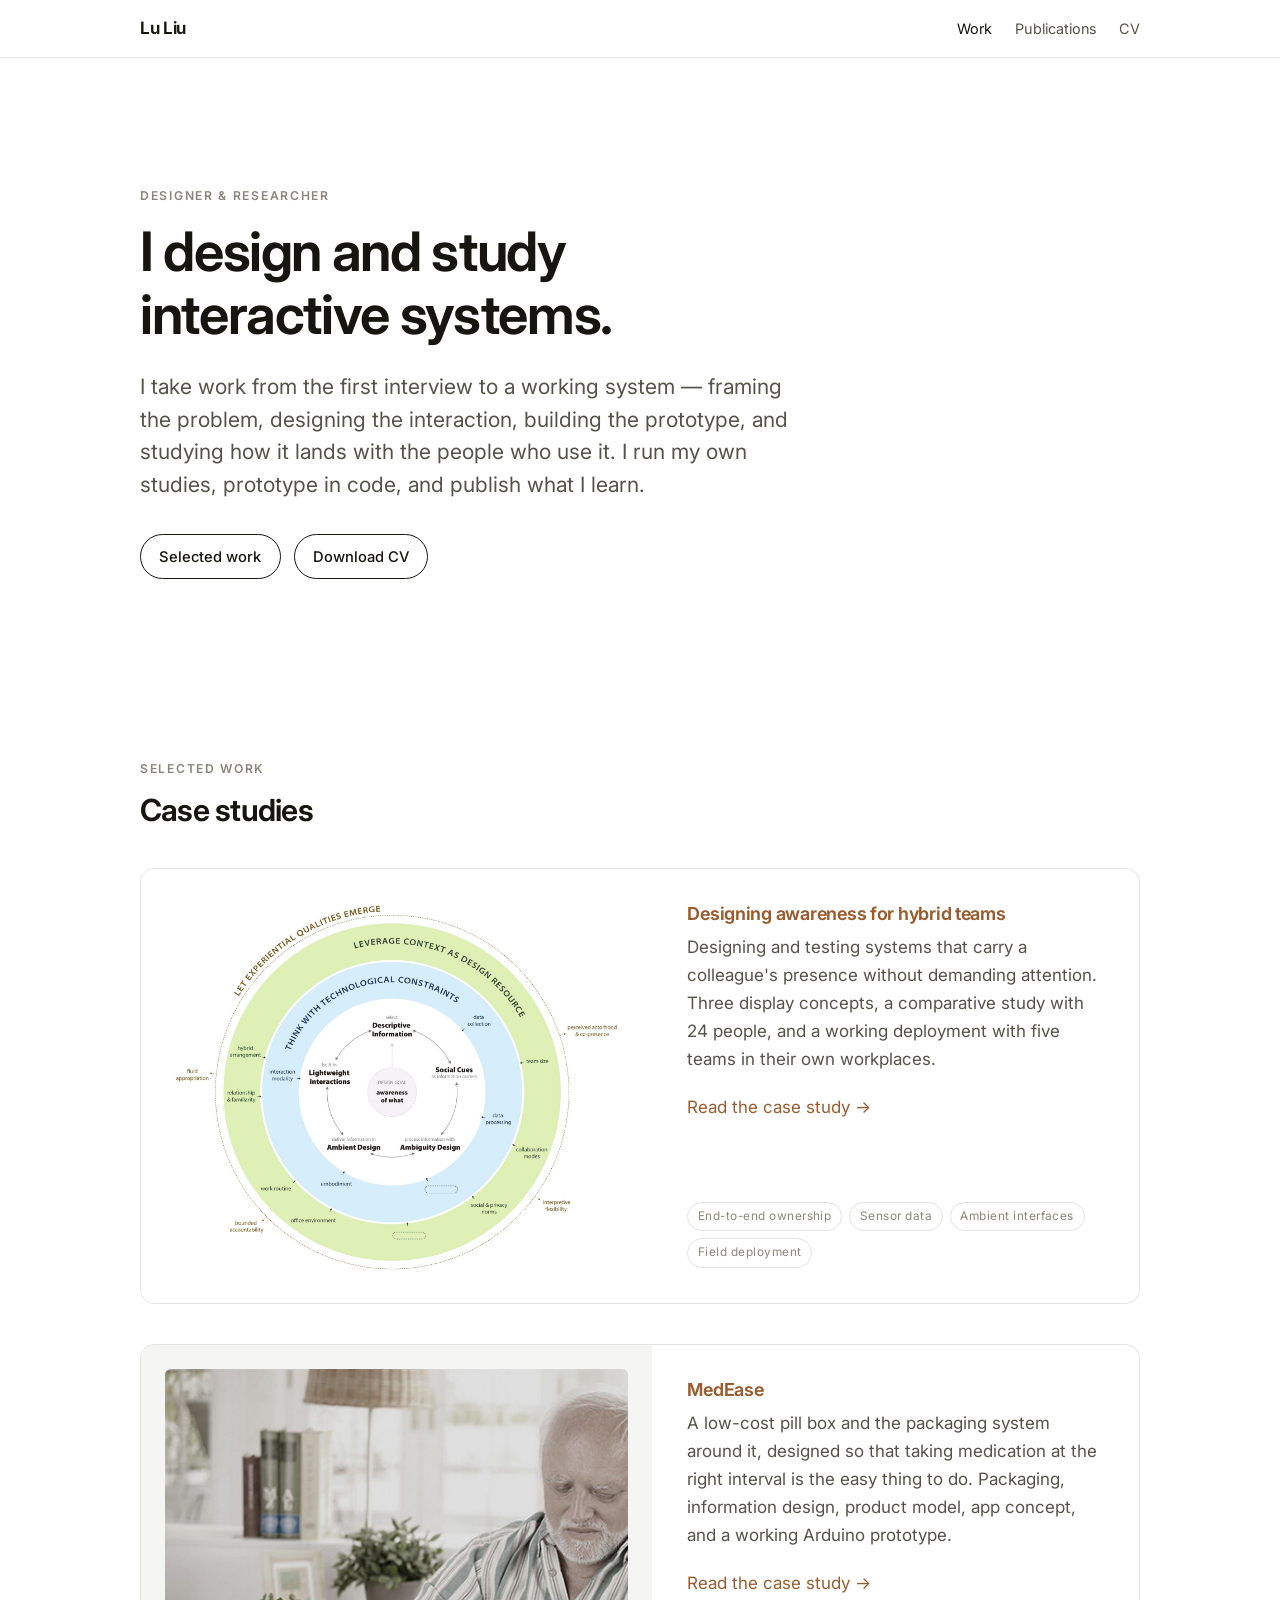
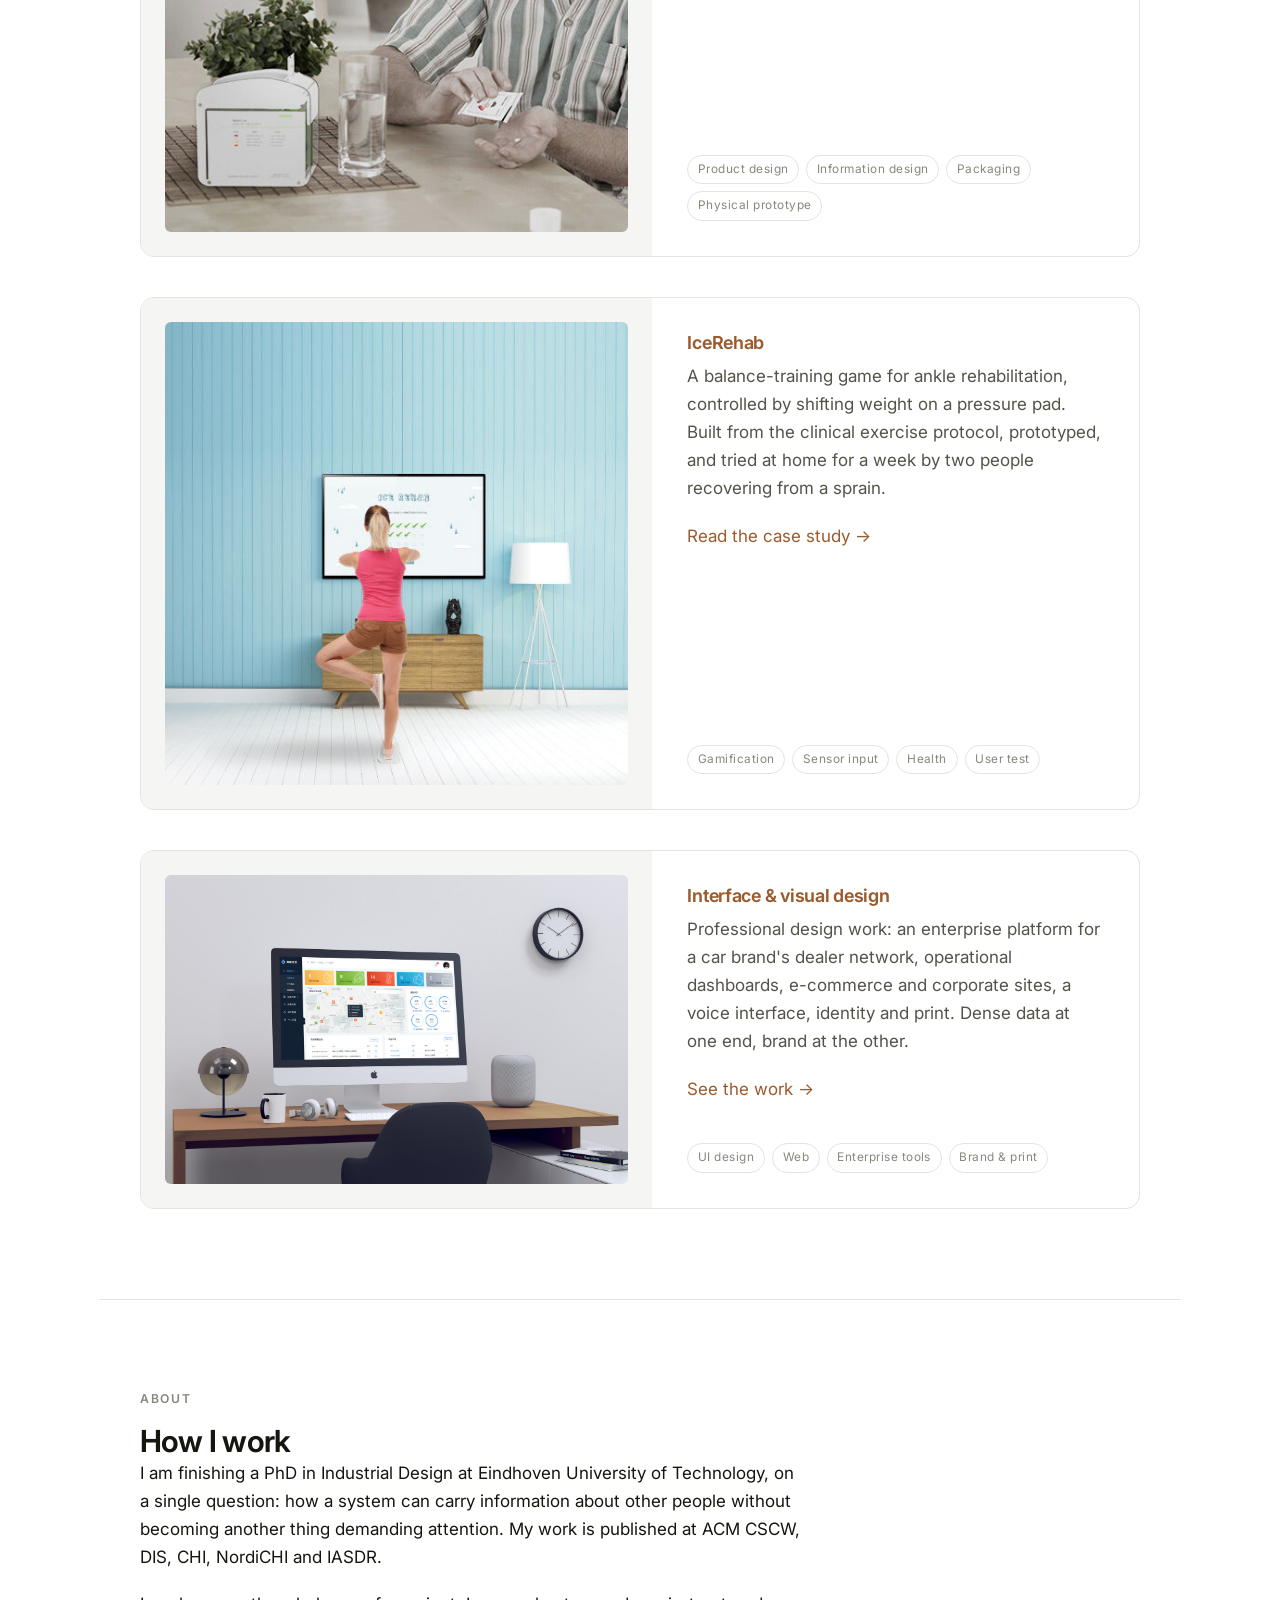
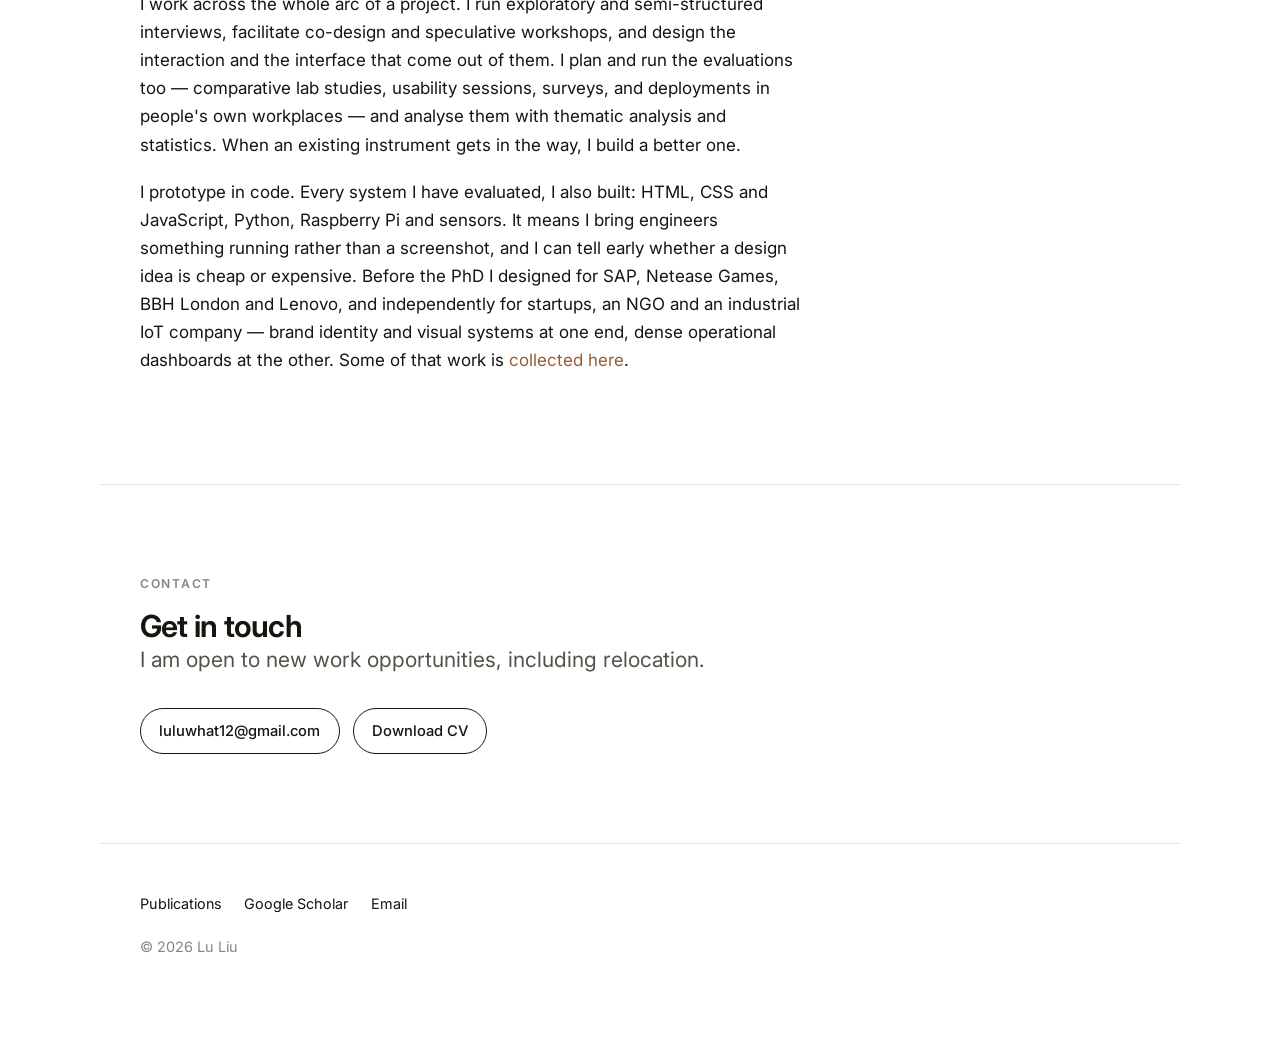
<file: index.html>
<!doctype html>
<html lang="en">
<head>
<meta charset="utf-8">
<meta name="viewport" content="width=device-width, initial-scale=1">
<title>Lu Liu — Designer &amp; Researcher</title>
<meta name="description" content="Lu Liu designs and studies interactive systems — from first interview to working prototype and deployment.">
<link rel="preconnect" href="https://fonts.googleapis.com">
<link rel="preconnect" href="https://fonts.gstatic.com" crossorigin>
<link href="https://fonts.googleapis.com/css2?family=Inter:wght@400;500;600;650&display=swap" rel="stylesheet">
<link rel="icon" href="favicon.svg" type="image/svg+xml">
<link rel="stylesheet" href="style.css">
</head>
<body>

<a class="skip" href="#main">Skip to content</a>

<nav class="nav">
  <div class="nav-in">
    <a class="nav-name" href="index.html">Lu Liu</a>
    <div class="nav-links">
      <a href="#work" aria-current="page">Work</a>
      <a href="publications.html">Publications</a>
      <a href="files/cv.pdf">CV</a>
    </div>
  </div>
</nav>

<main id="main">

<header class="hero wrap">
  <p class="eyebrow">Designer &amp; Researcher</p>
  <h1>I design and study interactive systems.</h1>
  <p class="lede">
    I take work from the first interview to a working system — framing the problem,
    designing the interaction, building the prototype, and studying how it lands with
    the people who use it. I run my own studies, prototype in code, and publish what
    I learn.
  </p>
  <div class="btn-row">
    <a class="btn" href="#work">Selected work</a>
    <a class="btn" href="files/cv.pdf">Download CV</a>
  </div>
</header>

<section id="work" class="wrap">
  <p class="eyebrow">Selected work</p>
  <h2>Case studies</h2>

  <div class="work-list">

    <article class="card">
      <div class="card-media diagram">
        <img src="img/design-approach.jpg" alt="A concentric diagram of the design approach: four design aspects — descriptive information, social cues, ambiguity design and ambient design — circle a central design goal, ringed by technological constraints and contextual factors, with experiential qualities on the outer ring.">
      </div>
      <div class="card-body">
        <h3><a href="awareness.html">Designing awareness for hybrid teams</a></h3>
        <p class="muted">
          Designing and testing systems that carry a colleague's presence without demanding
          attention. Three display concepts, a comparative study with 24 people, and a
          working deployment with five teams in their own workplaces.
        </p>
        <p><a href="awareness.html">Read the case study →</a></p>
        <div class="tags">
          <span class="tag">End-to-end ownership</span>
          <span class="tag">Sensor data</span>
          <span class="tag">Ambient interfaces</span>
          <span class="tag">Field deployment</span>
        </div>
      </div>
    </article>

    <article class="card">
      <div class="card-media">
        <img src="img/medease/thumbnail.jpg" alt="An older man at a kitchen table taking a pill from a sachet, with the MedEase box beside him.">
      </div>
      <div class="card-body">
        <h3><a href="medease.html">MedEase</a></h3>
        <p class="muted">
          A low-cost pill box and the packaging system around it, designed so that taking
          medication at the right interval is the easy thing to do. Packaging, information
          design, product model, app concept, and a working Arduino prototype.
        </p>
        <p><a href="medease.html">Read the case study →</a></p>
        <div class="tags">
          <span class="tag">Product design</span>
          <span class="tag">Information design</span>
          <span class="tag">Packaging</span>
          <span class="tag">Physical prototype</span>
        </div>
      </div>
    </article>

    <article class="card">
      <div class="card-media">
        <img src="img/icerehab/thumbnail.jpg" alt="A person balancing on one leg in a living room, in front of a screen running the IceRehab balance game.">
      </div>
      <div class="card-body">
        <h3><a href="icerehab.html">IceRehab</a></h3>
        <p class="muted">
          A balance-training game for ankle rehabilitation, controlled by shifting weight
          on a pressure pad. Built from the clinical exercise protocol, prototyped, and
          tried at home for a week by two people recovering from a sprain.
        </p>
        <p><a href="icerehab.html">Read the case study →</a></p>
        <div class="tags">
          <span class="tag">Gamification</span>
          <span class="tag">Sensor input</span>
          <span class="tag">Health</span>
          <span class="tag">User test</span>
        </div>
      </div>
    </article>

    <article class="card">
      <div class="card-media">
        <img src="img/uiux/iot-mockup.jpg" alt="A sensor monitoring dashboard shown on a desktop monitor in an office.">
      </div>
      <div class="card-body">
        <h3><a href="design-work.html">Interface &amp; visual design</a></h3>
        <p class="muted">
          Professional design work: an enterprise platform for a car brand's dealer network,
          operational dashboards, e-commerce and corporate sites, a voice interface, identity
          and print. Dense data at one end, brand at the other.
        </p>
        <p><a href="design-work.html">See the work →</a></p>
        <div class="tags">
          <span class="tag">UI design</span>
          <span class="tag">Web</span>
          <span class="tag">Enterprise tools</span>
          <span class="tag">Brand &amp; print</span>
        </div>
      </div>
    </article>

  </div>
</section>

<section class="wrap">
  <div class="narrow">
    <p class="eyebrow">About</p>
    <h2>How I work</h2>
    <p>
      I am finishing a PhD in Industrial Design at Eindhoven University of Technology, on a
      single question: how a system can carry information about other people without becoming
      another thing demanding attention. My work is published at ACM CSCW, DIS, CHI, NordiCHI
      and IASDR.
    </p>
    <p>
      I work across the whole arc of a project. I run exploratory and semi-structured
      interviews, facilitate co-design and speculative workshops, and design the interaction
      and the interface that come out of them. I plan and run the evaluations too —
      comparative lab studies, usability sessions, surveys, and deployments in people's
      own workplaces — and analyse them with thematic analysis and statistics. When an
      existing instrument gets in the way, I build a better one.
    </p>
    <p>
      I prototype in code. Every system I have evaluated, I also built: HTML, CSS and
      JavaScript, Python, Raspberry Pi and sensors. It means I bring engineers something
      running rather than a screenshot, and I can tell early whether a design idea is cheap
      or expensive. Before the PhD I designed for SAP, Netease Games, BBH London and Lenovo,
      and independently for startups, an NGO and an industrial IoT company — brand identity
      and visual systems at one end, dense operational dashboards at the other. Some of that
      work is <a href="design-work.html">collected here</a>.
    </p>
  </div>
</section>

<section class="wrap">
  <div class="narrow">
    <p class="eyebrow">Contact</p>
    <h2>Get in touch</h2>
    <p class="lede">
      I am open to new work opportunities, including relocation.
    </p>
    <div class="btn-row">
      <a class="btn" href="mailto:luluwhat12@gmail.com">luluwhat12@gmail.com</a>
      <a class="btn" href="files/cv.pdf">Download CV</a>
    </div>
  </div>
</section>

</main>

<footer class="wrap">
  <div class="foot-links">
    <a href="publications.html">Publications</a>
    <a href="https://scholar.google.com/citations?user=F97cdc4AAAAJ&hl=en">Google Scholar</a>
    <a href="mailto:luluwhat12@gmail.com">Email</a>
  </div>
  <p>© 2026 Lu Liu</p>
</footer>

</body>
</html>
</file>
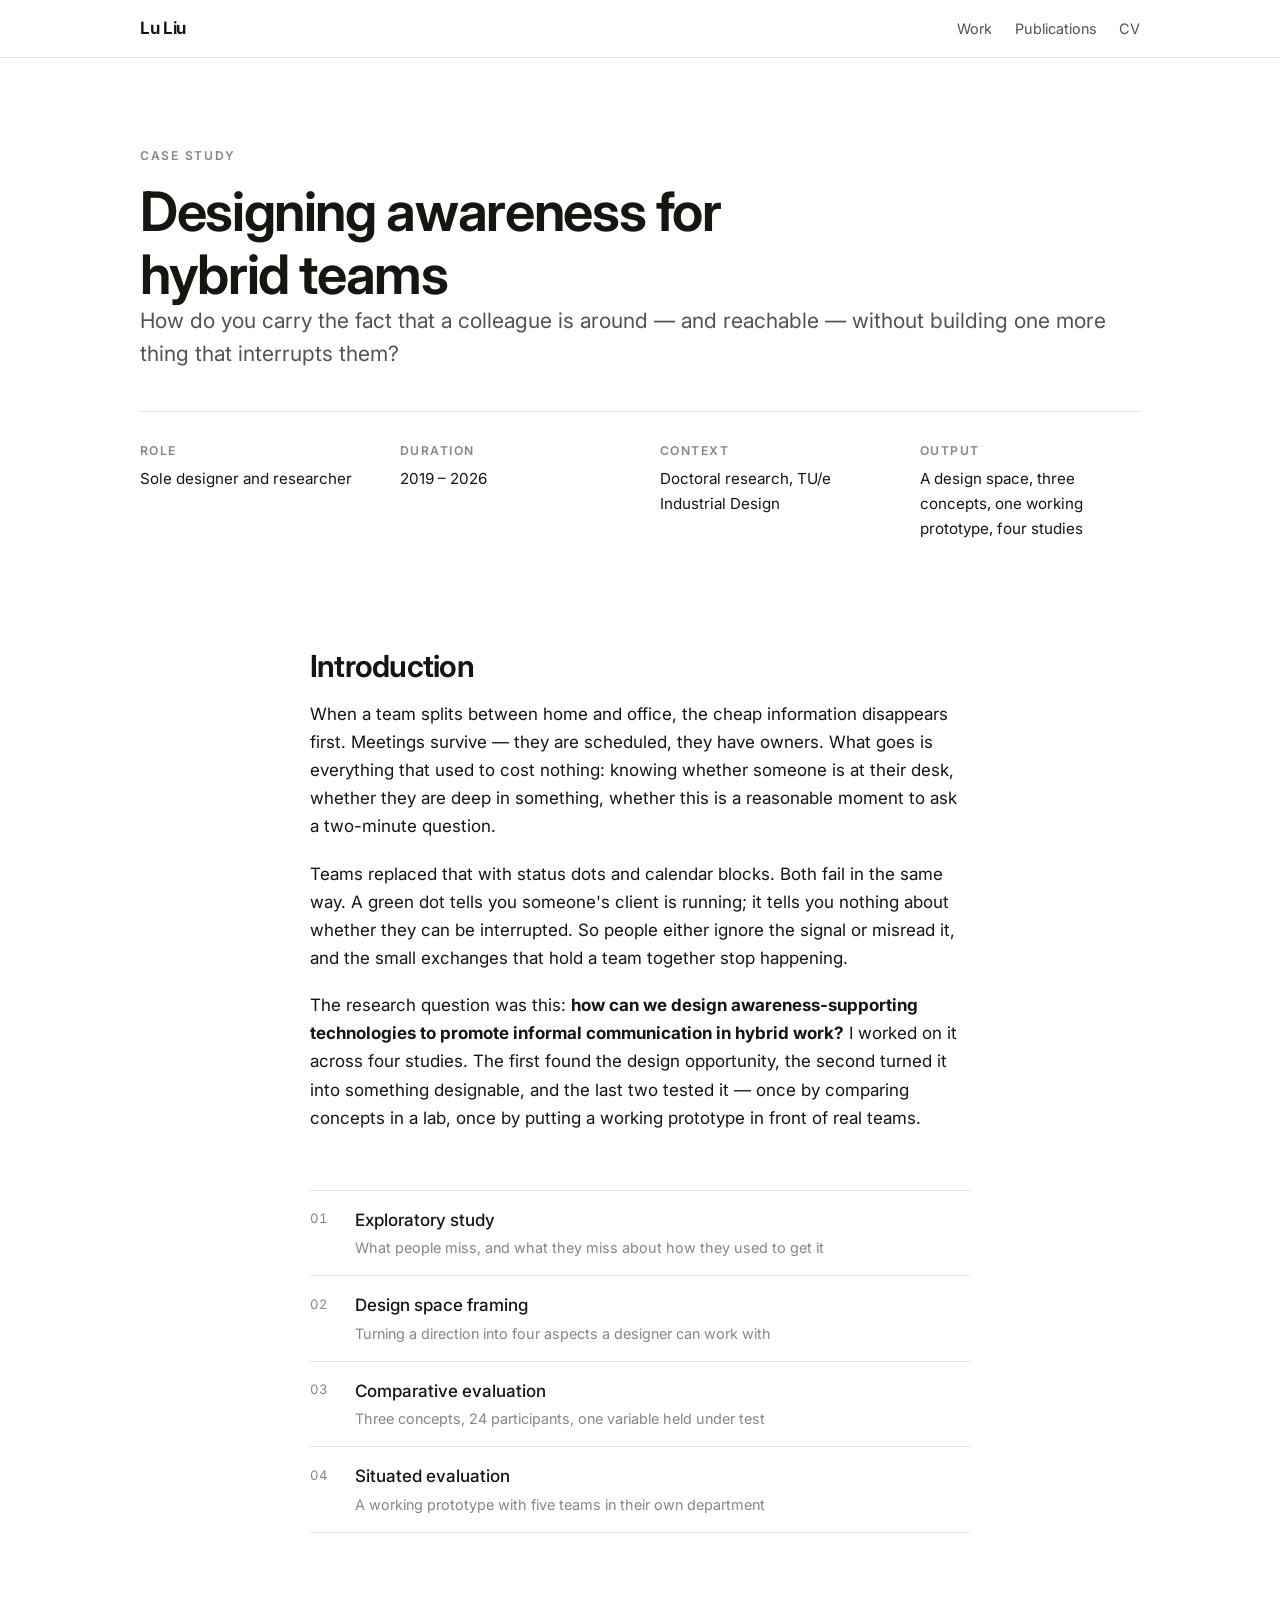
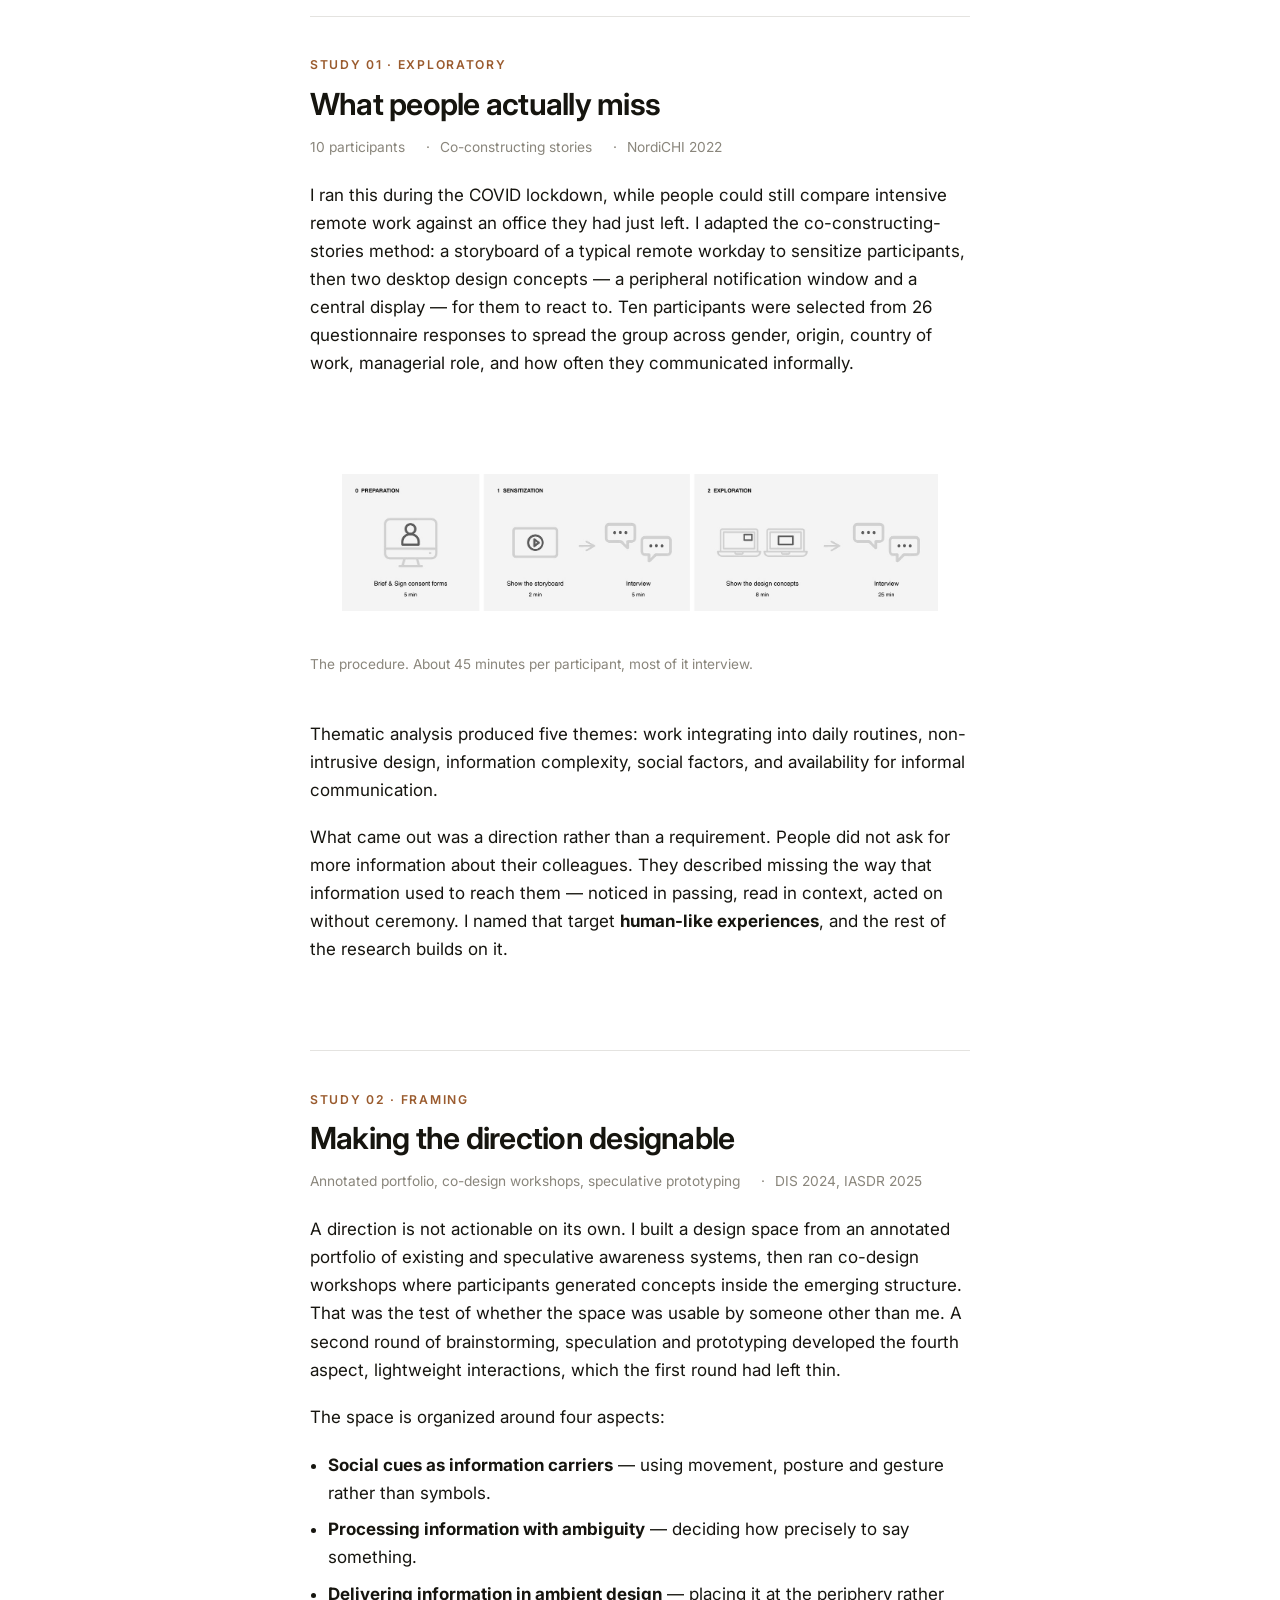
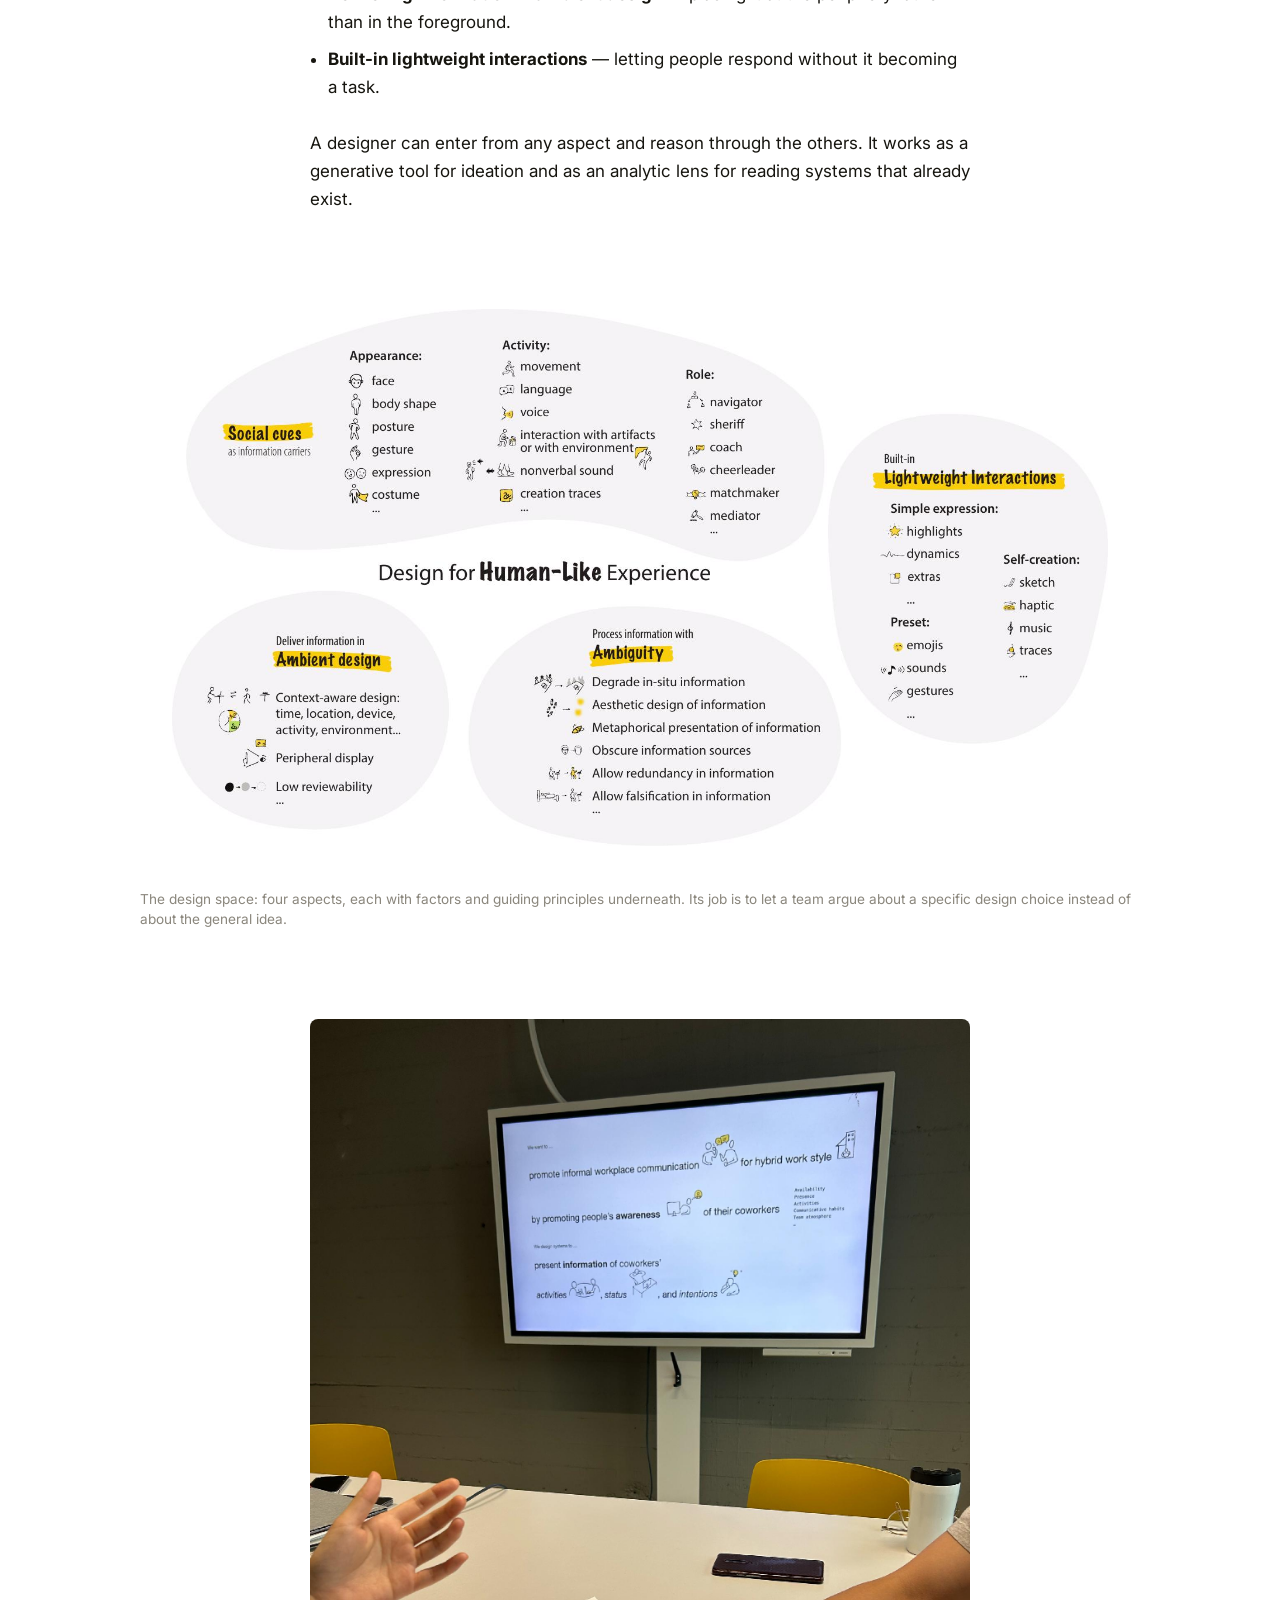
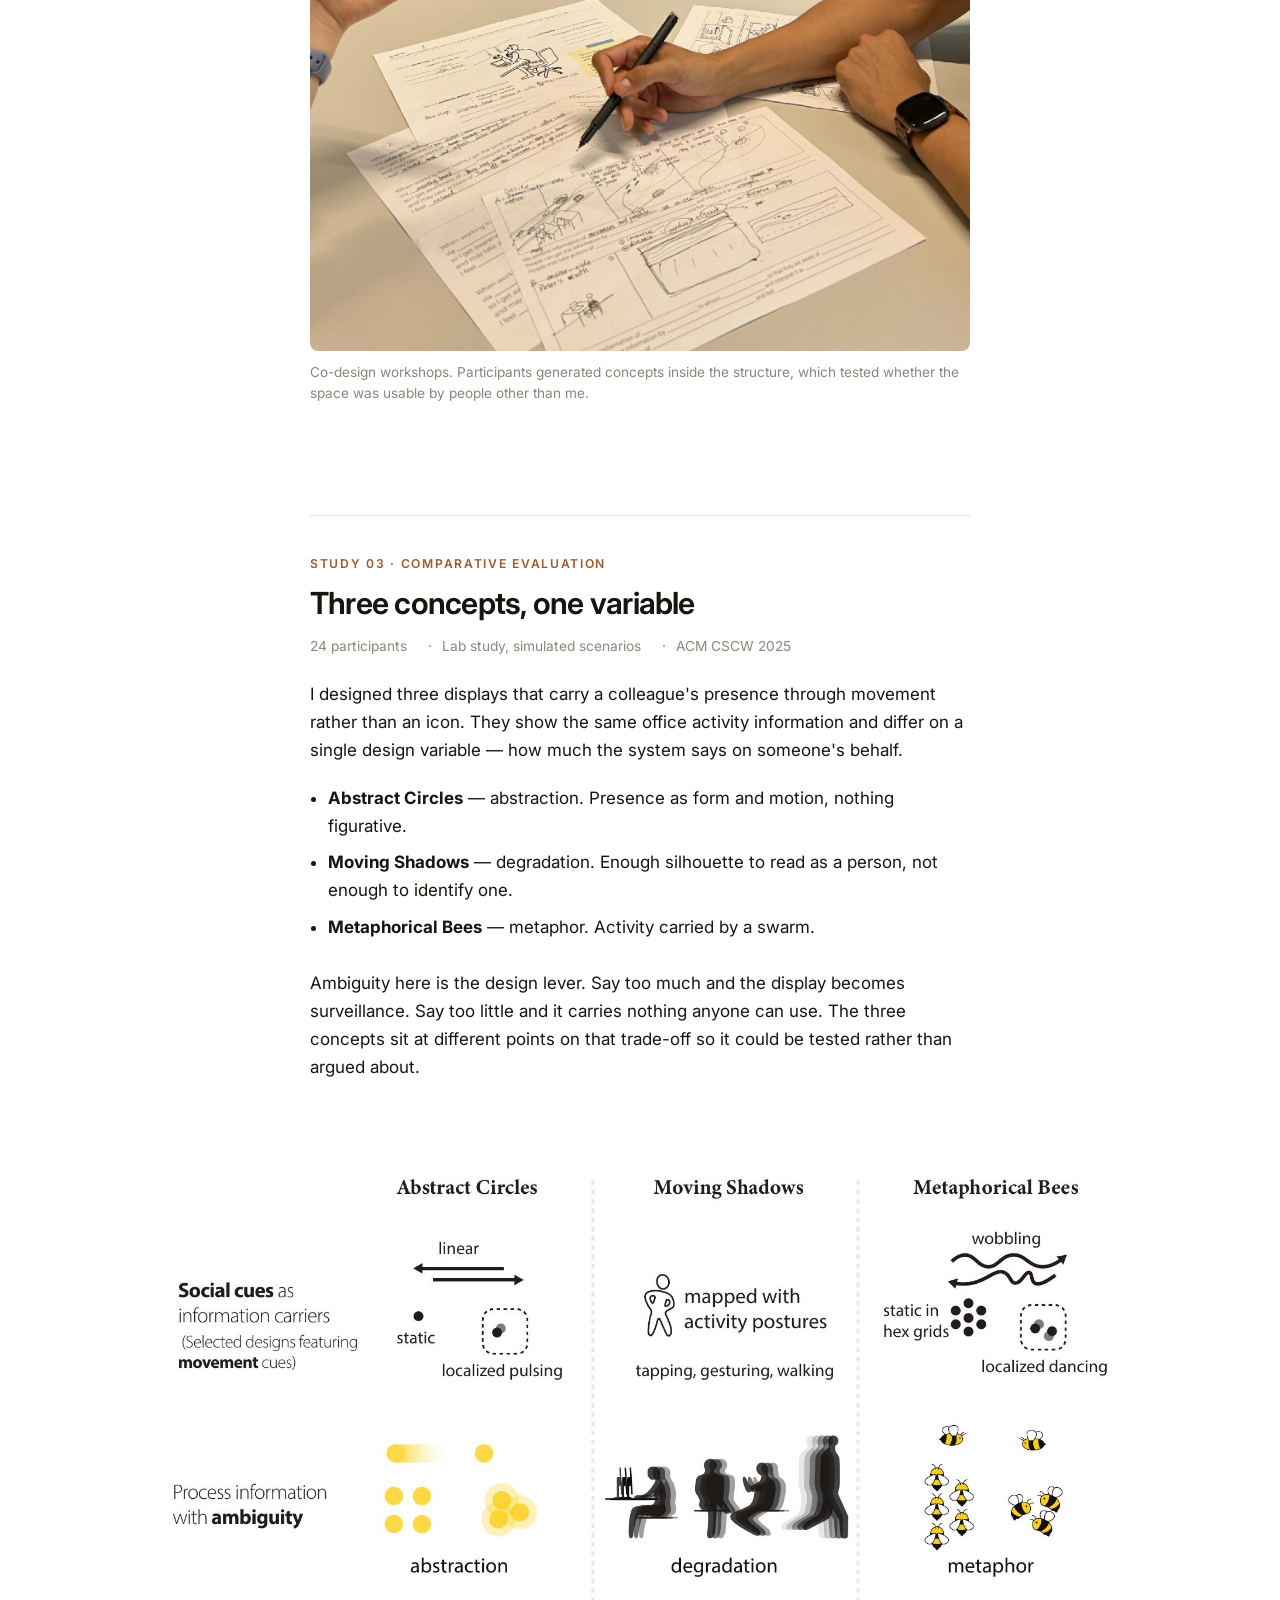
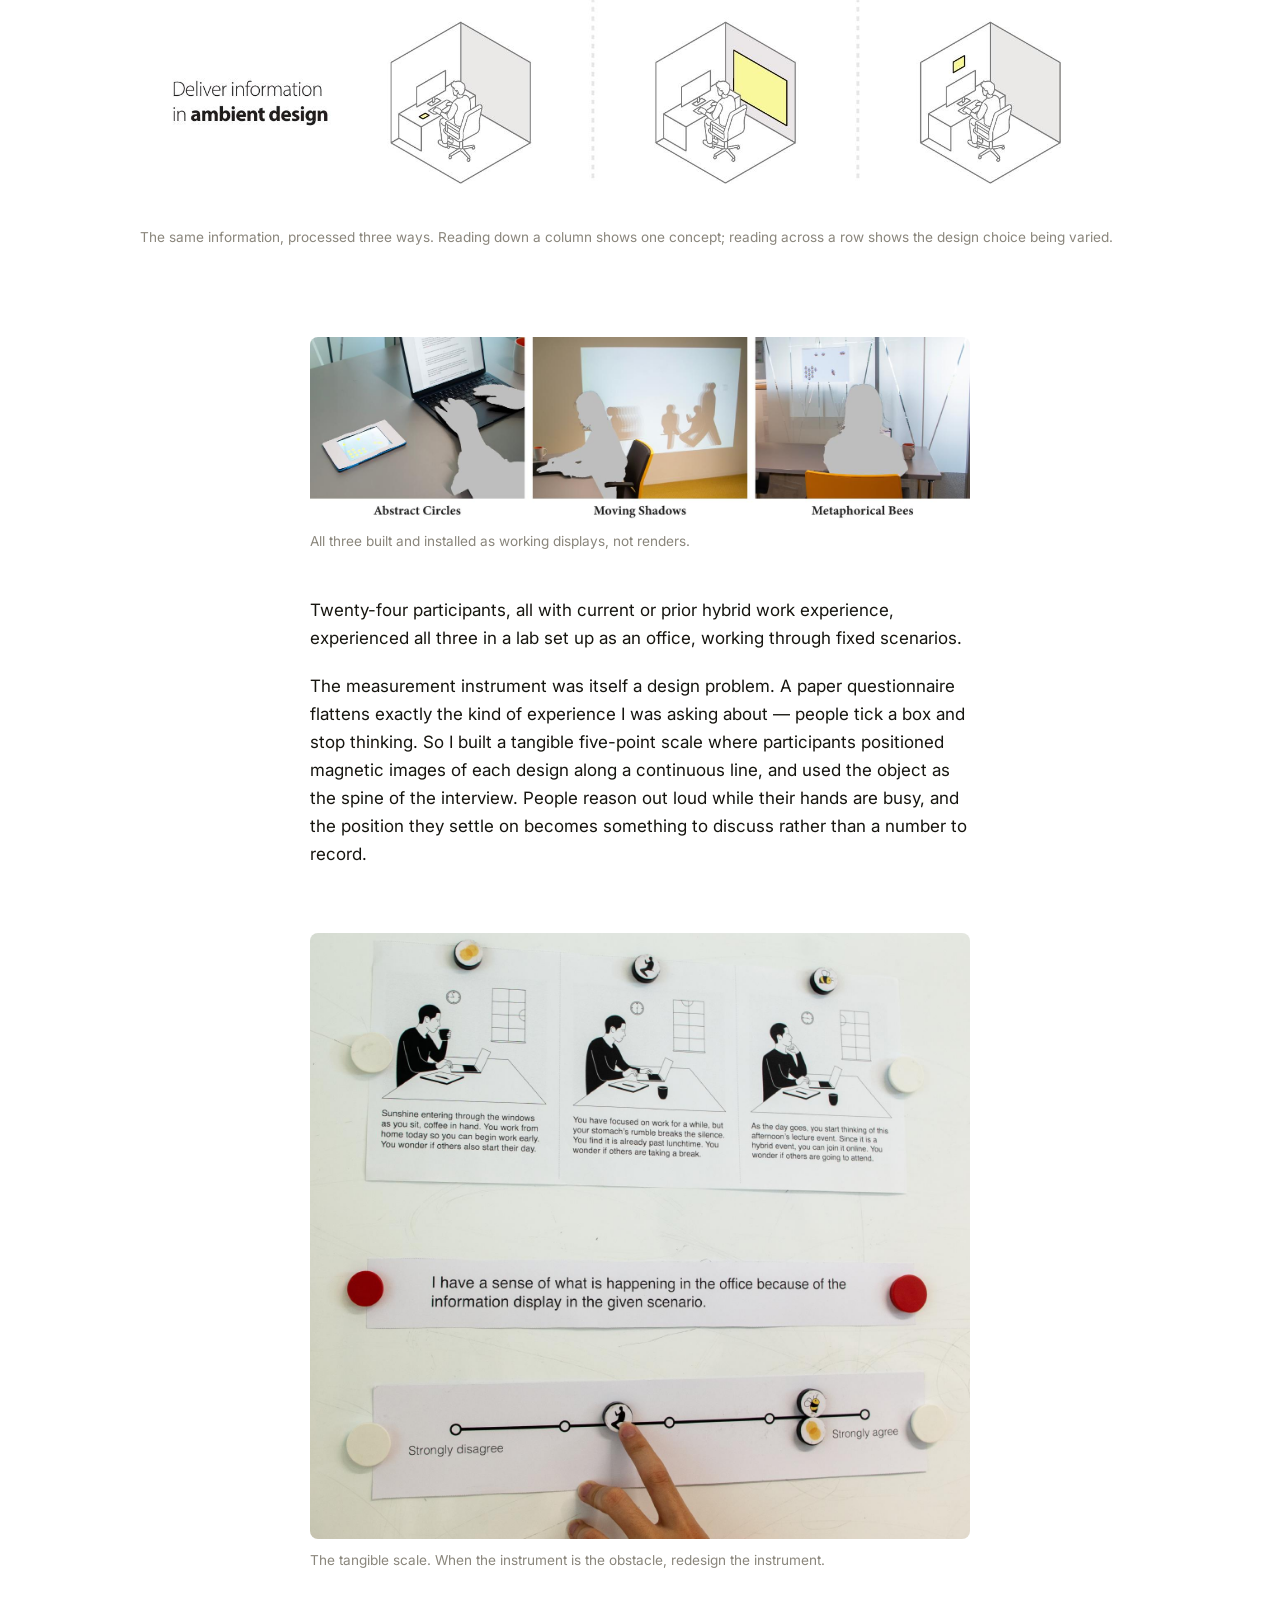
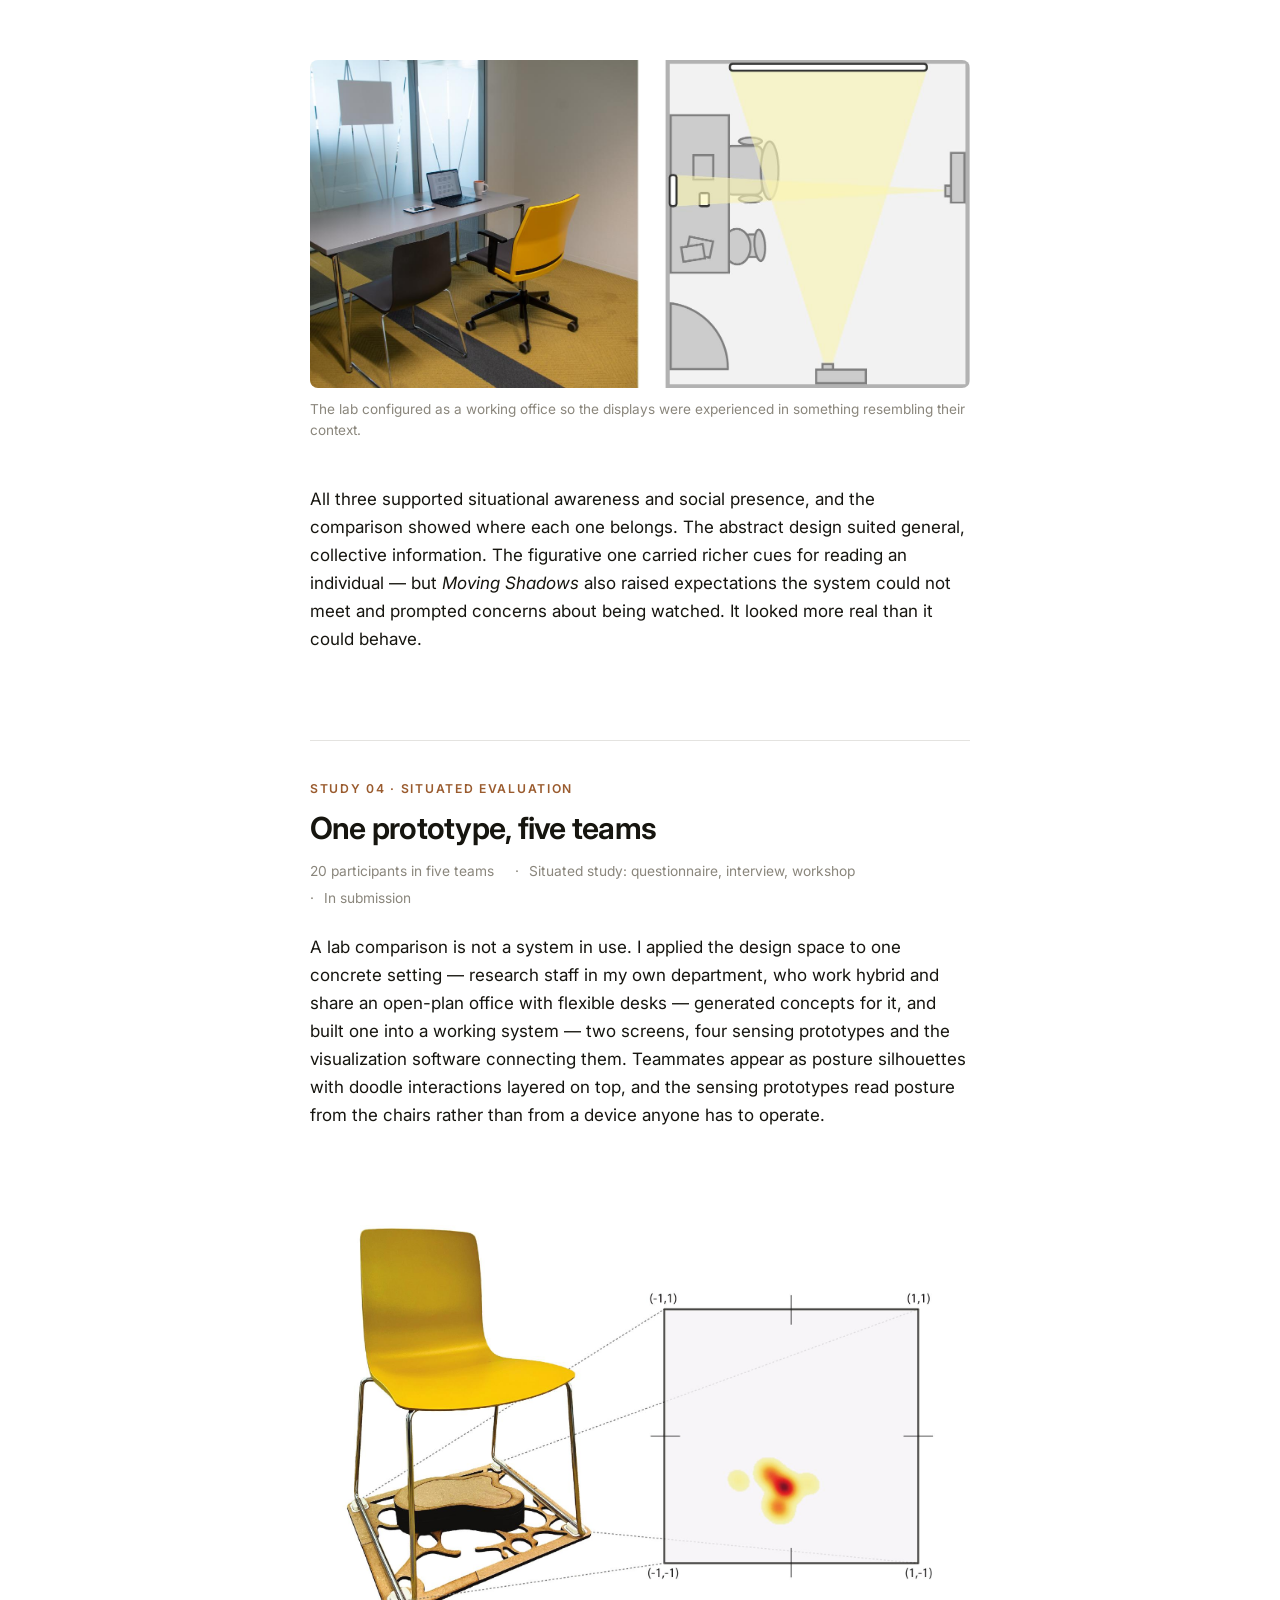
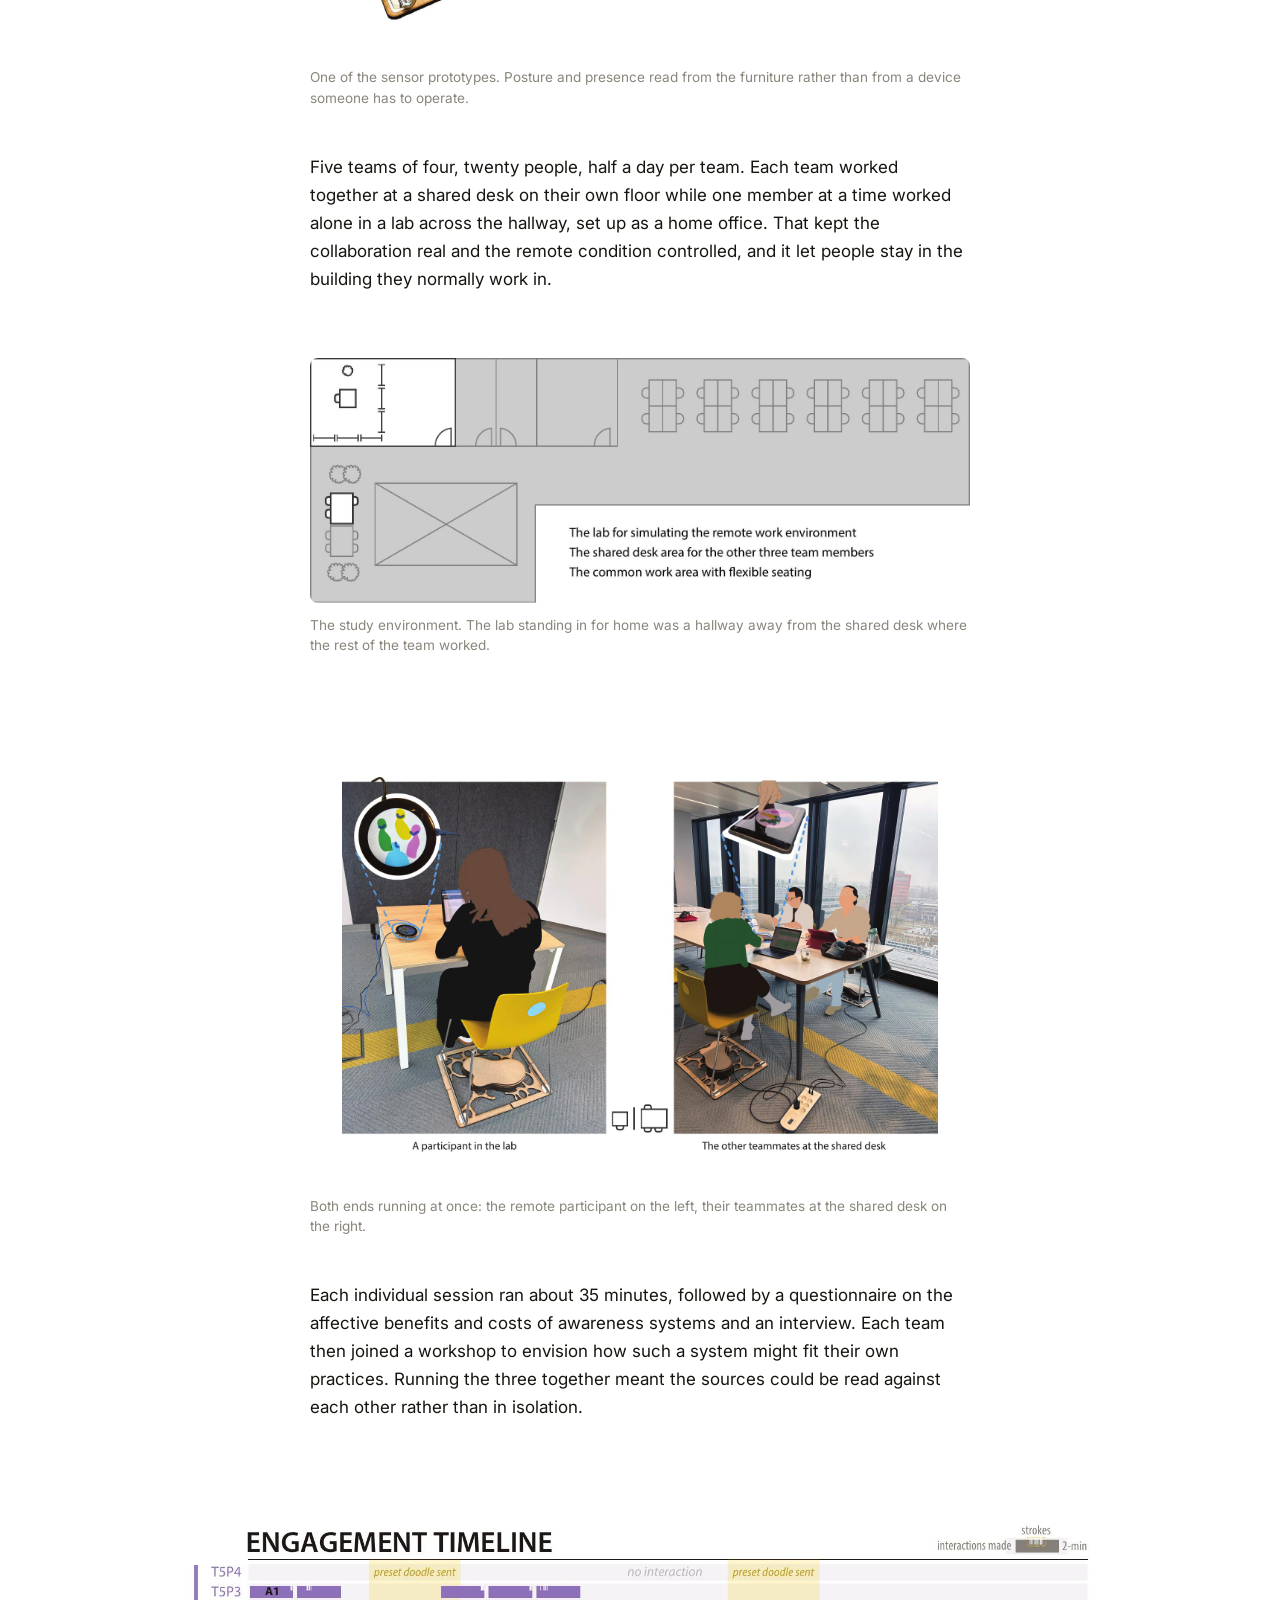
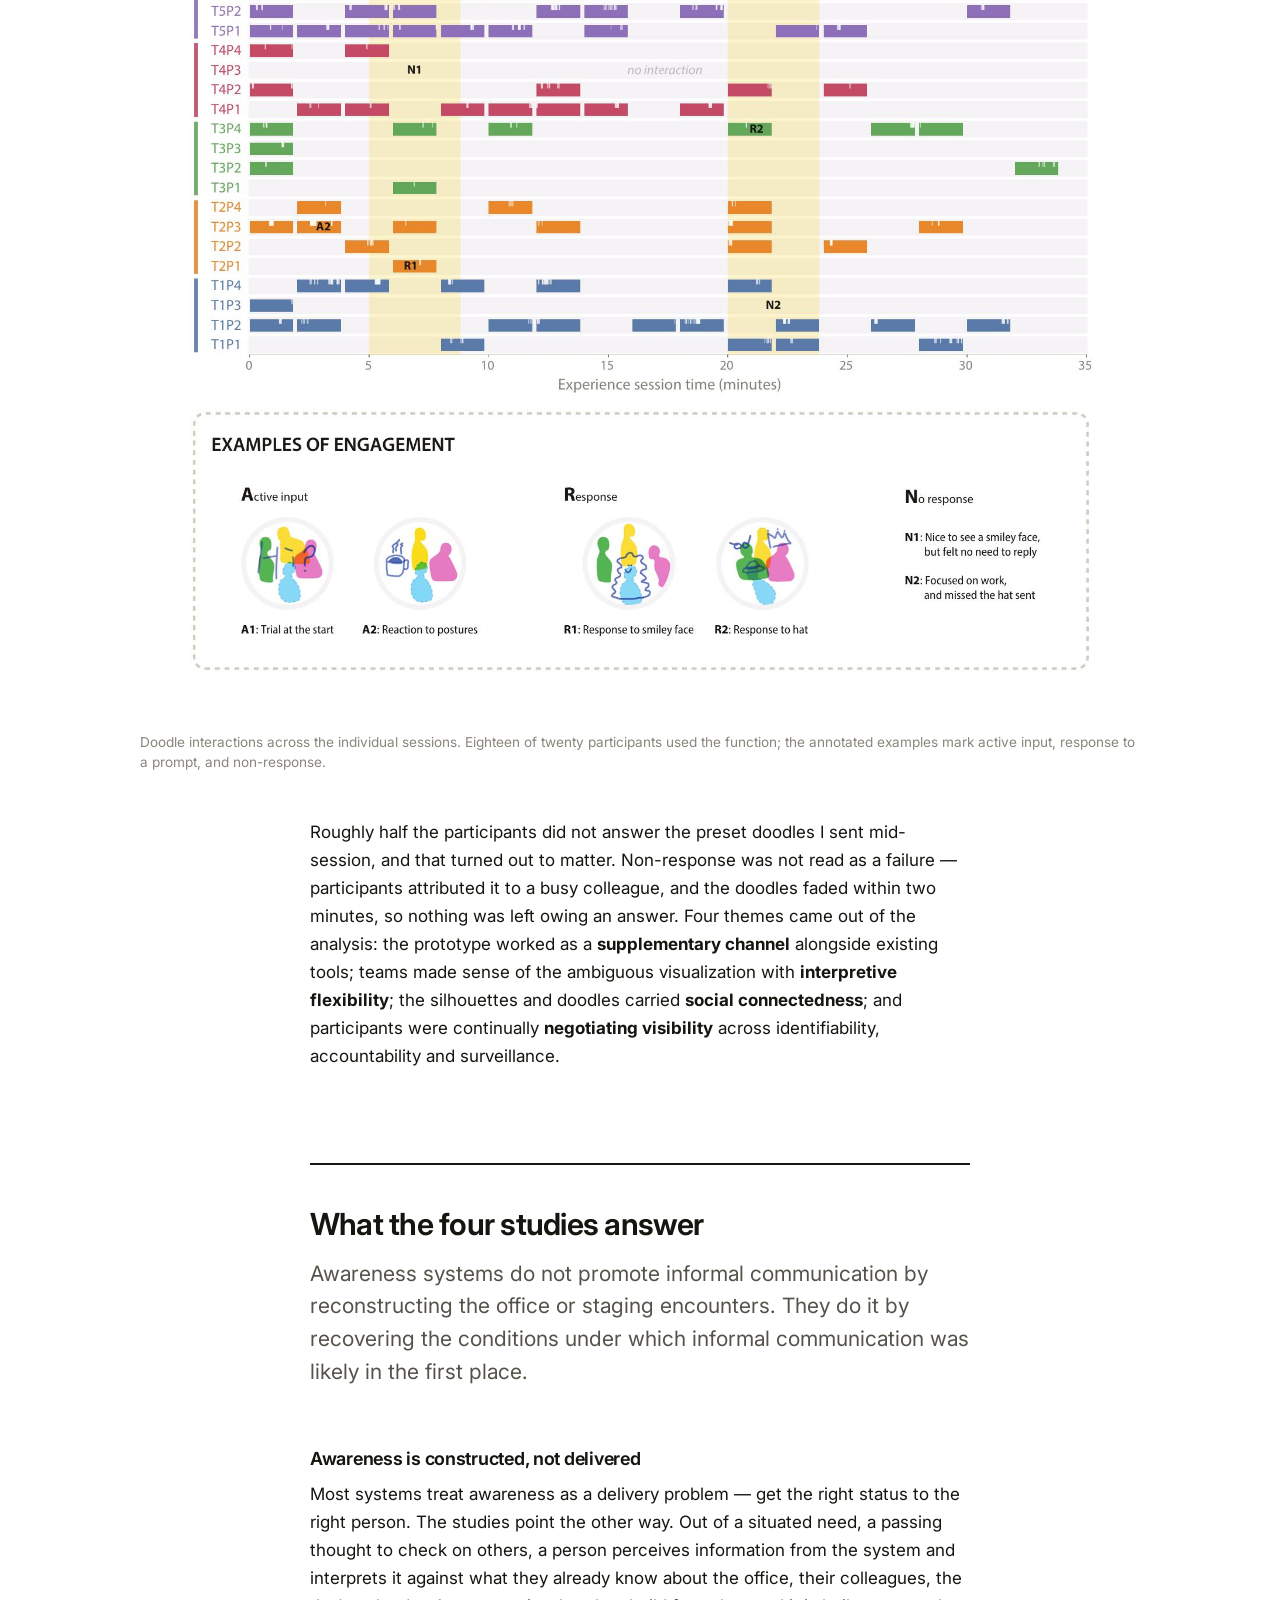
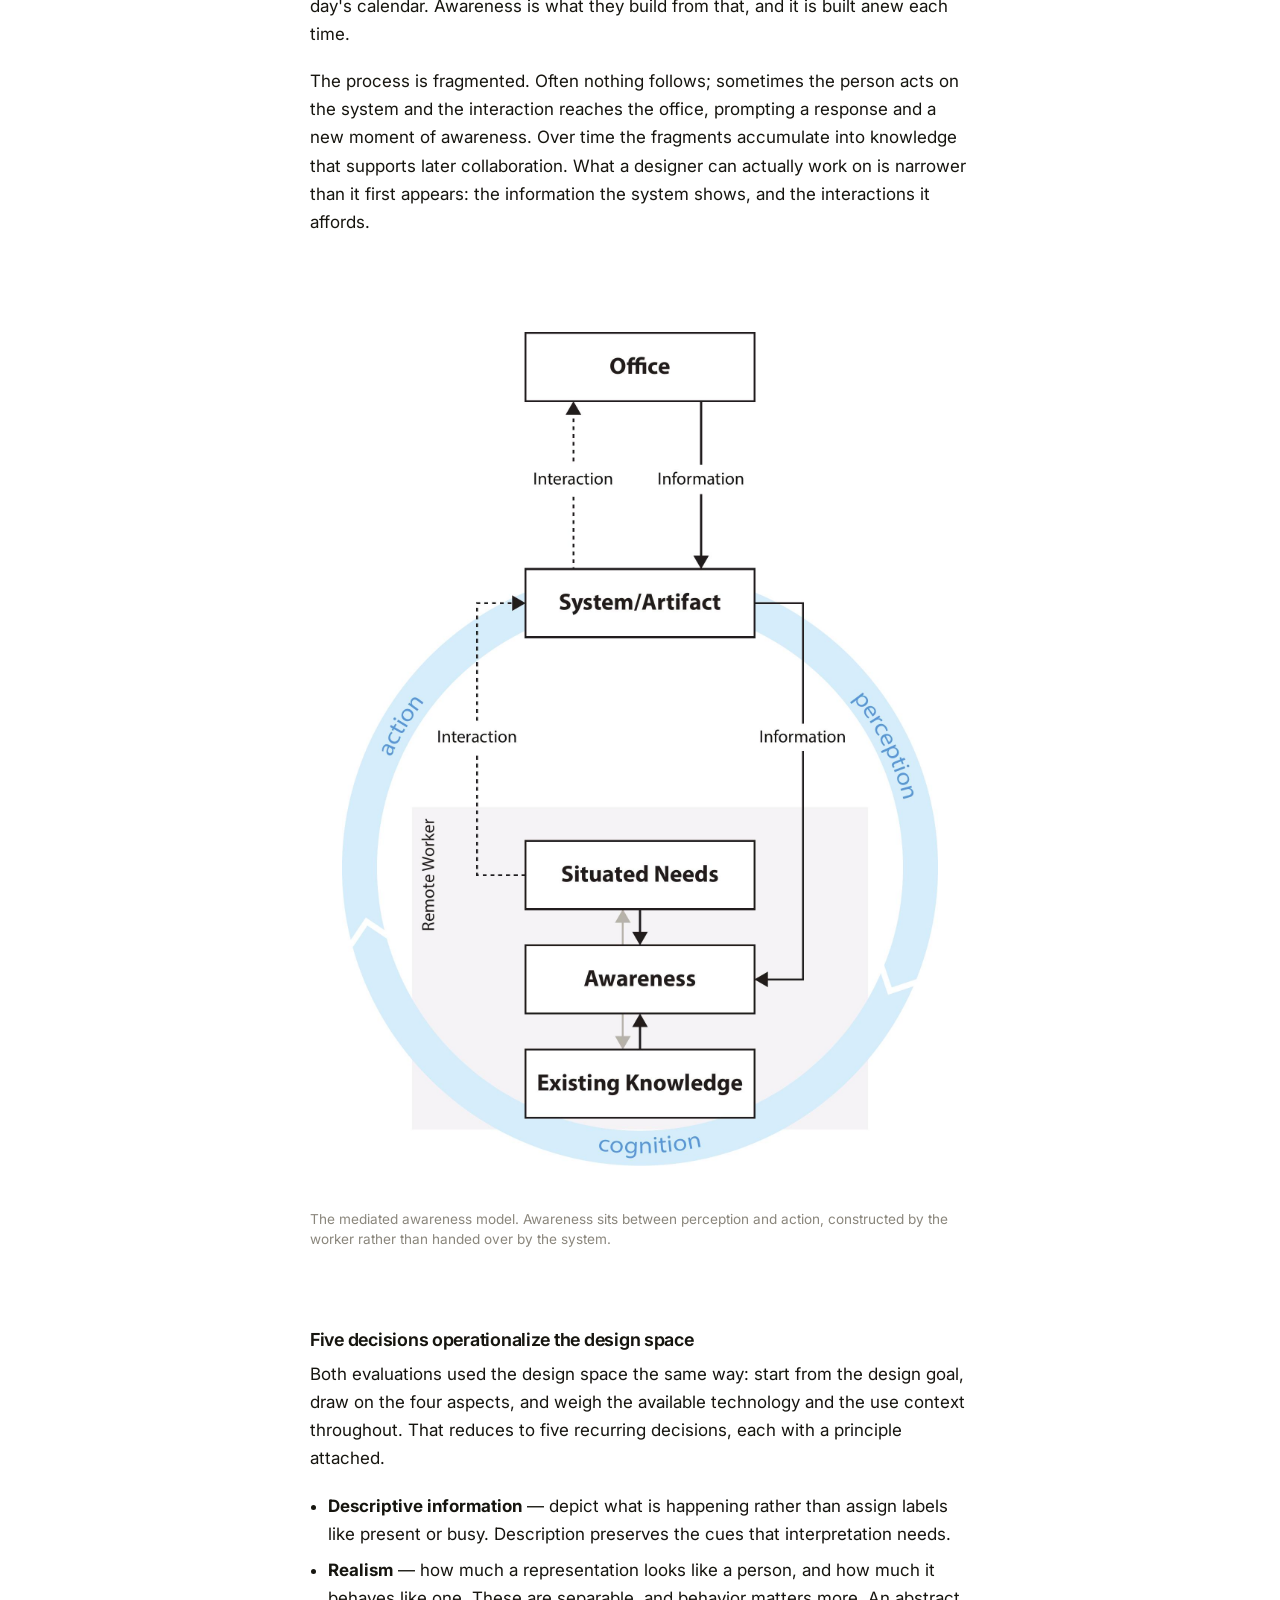
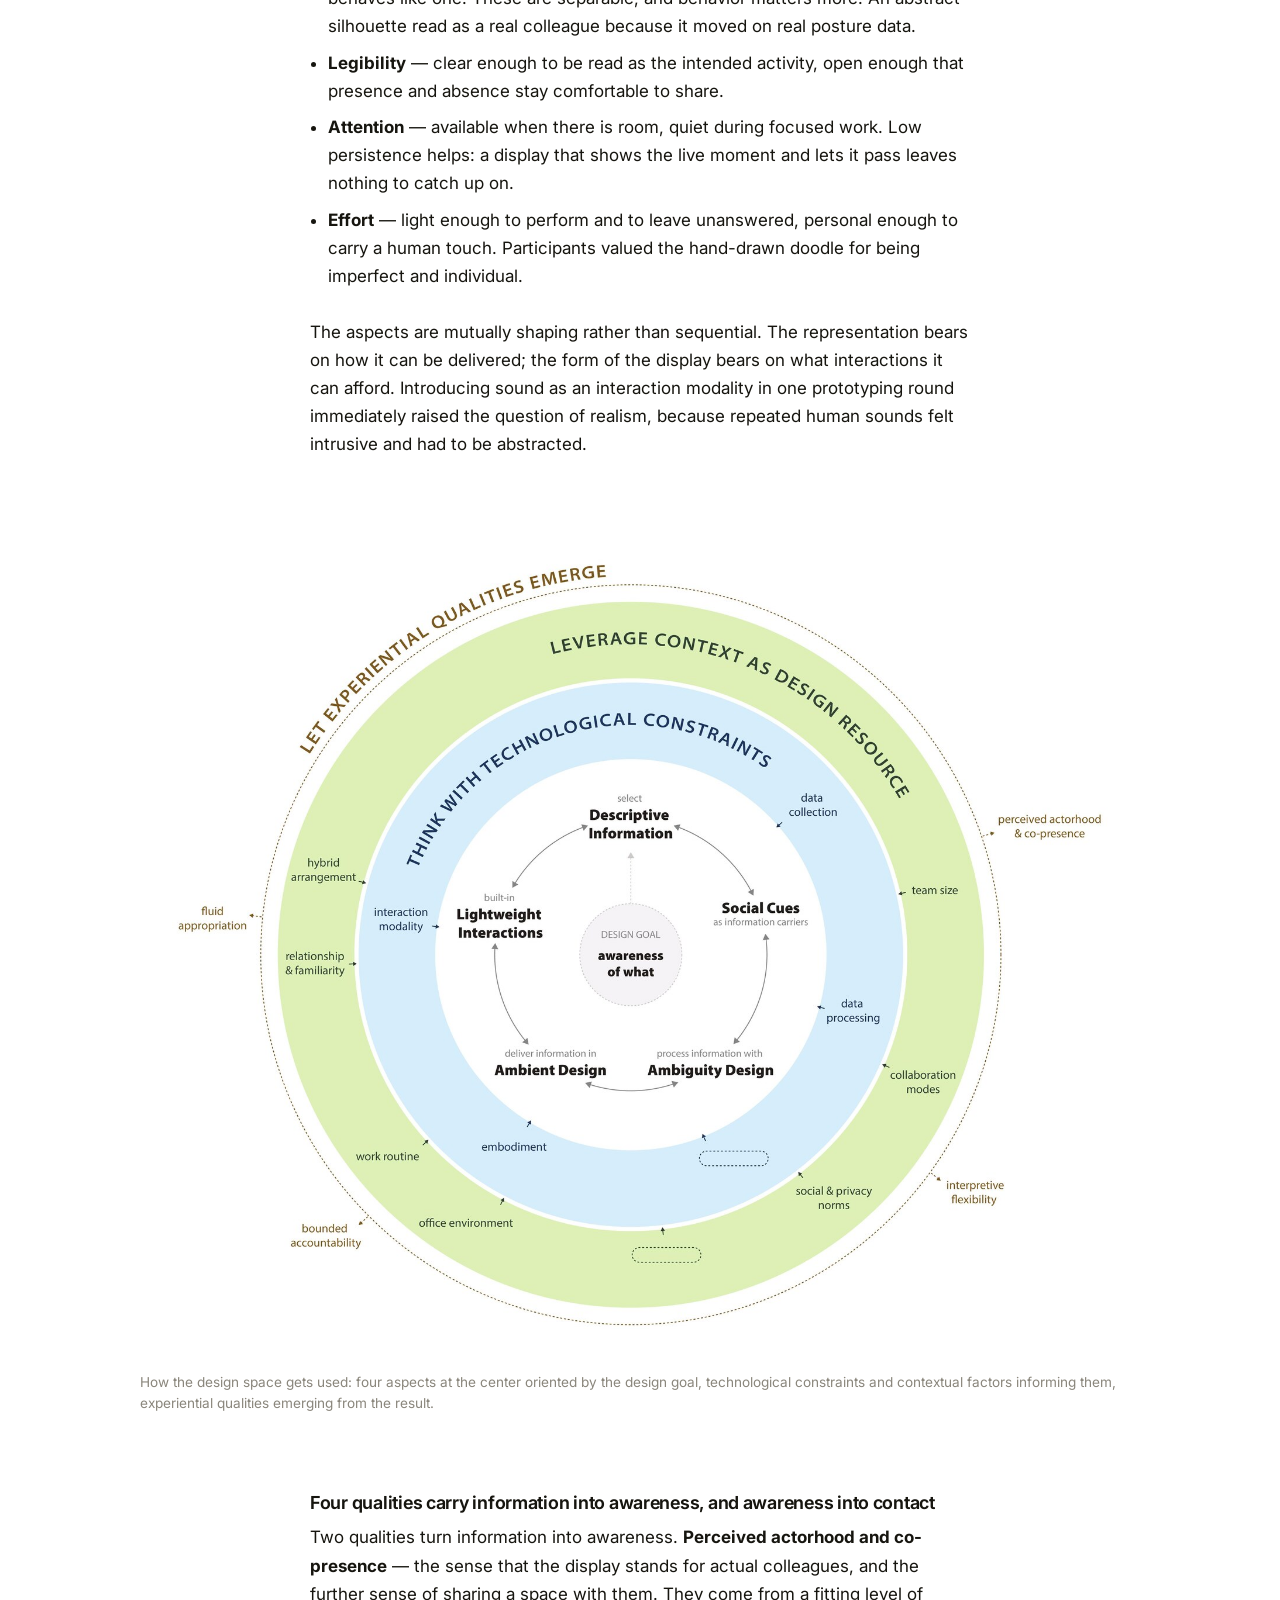
<file: awareness.html>
<!doctype html>
<html lang="en">
<head>
<meta charset="utf-8">
<meta name="viewport" content="width=device-width, initial-scale=1">
<title>Designing awareness for hybrid teams — Lu Liu</title>
<meta name="description" content="Six years designing and evaluating systems that carry a colleague's presence without demanding attention: four studies, from an exploratory interview study to a working prototype tested with five teams.">
<link rel="preconnect" href="https://fonts.googleapis.com">
<link rel="preconnect" href="https://fonts.gstatic.com" crossorigin>
<link href="https://fonts.googleapis.com/css2?family=Inter:wght@400;500;600;650&display=swap" rel="stylesheet">
<link rel="icon" href="favicon.svg" type="image/svg+xml">
<link rel="stylesheet" href="style.css">
</head>
<body>

<a class="skip" href="#main">Skip to content</a>

<nav class="nav">
  <div class="nav-in">
    <a class="nav-name" href="index.html">Lu Liu</a>
    <div class="nav-links">
      <a href="index.html#work">Work</a>
      <a href="publications.html">Publications</a>
      <a href="files/cv.pdf">CV</a>
    </div>
  </div>
</nav>

<main id="main">

<header class="case-head wrap">
  <p class="eyebrow">Case study</p>
  <h1>Designing awareness for hybrid teams</h1>
  <p class="lede">
    How do you carry the fact that a colleague is around — and reachable — without
    building one more thing that interrupts them?
  </p>

  <dl class="case-facts">
    <div><dt>Role</dt><dd>Sole designer and researcher</dd></div>
    <div><dt>Duration</dt><dd>2019 – 2026</dd></div>
    <div><dt>Context</dt><dd>Doctoral research, TU/e Industrial Design</dd></div>
    <div><dt>Output</dt><dd>A design space, three concepts, one working prototype, four studies</dd></div>
  </dl>
</header>

<div class="wrap">
<article class="case-body">

  <h2>Introduction</h2>
  <p>
    When a team splits between home and office, the cheap information disappears first.
    Meetings survive — they are scheduled, they have owners. What goes is everything that
    used to cost nothing: knowing whether someone is at their desk, whether they are deep
    in something, whether this is a reasonable moment to ask a two-minute question.
  </p>
  <p>
    Teams replaced that with status dots and calendar blocks. Both fail in the same way.
    A green dot tells you someone's client is running; it tells you nothing about whether
    they can be interrupted. So people either ignore the signal or misread it, and the
    small exchanges that hold a team together stop happening.
  </p>
  <p>
    The research question was this: <strong>how can we design awareness-supporting
    technologies to promote informal communication in hybrid work?</strong> I worked on it
    across four studies. The first found the design opportunity, the second turned it into
    something designable, and the last two tested it — once by comparing concepts in a lab,
    once by putting a working prototype in front of real teams.
  </p>

  <nav class="study-nav" aria-label="The four studies">
    <a href="#study-1"><span class="n">01</span><span class="t">Exploratory study<span class="d">What people miss, and what they miss about how they used to get it</span></span></a>
    <a href="#study-2"><span class="n">02</span><span class="t">Design space framing<span class="d">Turning a direction into four aspects a designer can work with</span></span></a>
    <a href="#study-3"><span class="n">03</span><span class="t">Comparative evaluation<span class="d">Three concepts, 24 participants, one variable held under test</span></span></a>
    <a href="#study-4"><span class="n">04</span><span class="t">Situated evaluation<span class="d">A working prototype with five teams in their own department</span></span></a>
  </nav>

  <div class="study-head" id="study-1">
    <p class="study-num">Study 01 · Exploratory</p>
    <h2>What people actually miss</h2>
    <p class="study-meta"><span>10 participants</span><span>Co-constructing stories</span><span>NordiCHI 2022</span></p>
  </div>

  <p>
    I ran this during the COVID lockdown, while people could still compare intensive remote
    work against an office they had just left. I adapted the co-constructing-stories method:
    a storyboard of a typical remote workday to sensitize participants, then two desktop
    design concepts — a peripheral notification window and a central display — for them to
    react to. Ten participants were selected from 26 questionnaire responses to spread the
    group across gender, origin, country of work, managerial role, and how often they
    communicated informally.
  </p>

  <figure class="diagram">
    <img src="img/procedure.jpg" alt="Study procedure in three stages: preparation and consent, a storyboard shown then discussed, and design concepts shown then discussed, totaling about 45 minutes.">
    <figcaption>The procedure. About 45 minutes per participant, most of it interview.</figcaption>
  </figure>

  <p>
    Thematic analysis produced five themes: work integrating into daily routines,
    non-intrusive design, information complexity, social factors, and availability for
    informal communication.
  </p>
  <p>
    What came out was a direction rather than a requirement. People did not ask for more
    information about their colleagues. They described missing the way that information used
    to reach them — noticed in passing, read in context, acted on without ceremony. I named
    that target <strong>human-like experiences</strong>, and the rest of the research builds
    on it.
  </p>

  <div class="study-head" id="study-2">
    <p class="study-num">Study 02 · Framing</p>
    <h2>Making the direction designable</h2>
    <p class="study-meta"><span>Annotated portfolio, co-design workshops, speculative prototyping</span><span>DIS 2024, IASDR 2025</span></p>
  </div>

  <p>
    A direction is not actionable on its own. I built a design space from an annotated
    portfolio of existing and speculative awareness systems, then ran co-design workshops
    where participants generated concepts inside the emerging structure. That was the test of
    whether the space was usable by someone other than me. A second round of brainstorming,
    speculation and prototyping developed the fourth aspect, lightweight interactions, which
    the first round had left thin.
  </p>
  <p>The space is organized around four aspects:</p>
  <ul>
    <li><strong>Social cues as information carriers</strong> — using movement, posture and gesture rather than symbols.</li>
    <li><strong>Processing information with ambiguity</strong> — deciding how precisely to say something.</li>
    <li><strong>Delivering information in ambient design</strong> — placing it at the periphery rather than in the foreground.</li>
    <li><strong>Built-in lightweight interactions</strong> — letting people respond without it becoming a task.</li>
  </ul>
  <p>
    A designer can enter from any aspect and reason through the others. It works as a
    generative tool for ideation and as an analytic lens for reading systems that already
    exist.
  </p>

  <figure class="diagram wide">
    <img src="img/design-space.jpg" alt="The design space for human-like experience, showing four aspects with their factors and guiding principles arranged around a central label.">
    <figcaption>The design space: four aspects, each with factors and guiding principles underneath. Its job is to let a team argue about a specific design choice instead of about the general idea.</figcaption>
  </figure>

  <figure>
    <img src="img/workshop.jpg" alt="Participants at a table annotating printed concept sheets during a co-design workshop.">
    <figcaption>Co-design workshops. Participants generated concepts inside the structure, which tested whether the space was usable by people other than me.</figcaption>
  </figure>

  <div class="study-head" id="study-3">
    <p class="study-num">Study 03 · Comparative evaluation</p>
    <h2>Three concepts, one variable</h2>
    <p class="study-meta"><span>24 participants</span><span>Lab study, simulated scenarios</span><span>ACM CSCW 2025</span></p>
  </div>

  <p>
    I designed three displays that carry a colleague's presence through movement rather than
    an icon. They show the same office activity information and differ on a single design
    variable — how much the system says on someone's behalf.
  </p>
  <ul>
    <li><strong>Abstract Circles</strong> — abstraction. Presence as form and motion, nothing figurative.</li>
    <li><strong>Moving Shadows</strong> — degradation. Enough silhouette to read as a person, not enough to identify one.</li>
    <li><strong>Metaphorical Bees</strong> — metaphor. Activity carried by a swarm.</li>
  </ul>
  <p>
    Ambiguity here is the design lever. Say too much and the display becomes surveillance.
    Say too little and it carries nothing anyone can use. The three concepts sit at different
    points on that trade-off so it could be tested rather than argued about.
  </p>

  <figure class="diagram wide">
    <img src="img/designs.jpg" alt="The three concepts mapped against social cues, ambiguity processing and ambient delivery, showing how each treats the same information differently.">
    <figcaption>The same information, processed three ways. Reading down a column shows one concept; reading across a row shows the design choice being varied.</figcaption>
  </figure>

  <figure>
    <img src="img/lab-displays.jpg" alt="The three displays installed in an office setting: Abstract Circles, Moving Shadows and Metaphorical Bees.">
    <figcaption>All three built and installed as working displays, not renders.</figcaption>
  </figure>

  <p>
    Twenty-four participants, all with current or prior hybrid work experience, experienced
    all three in a lab set up as an office, working through fixed scenarios.
  </p>
  <p>
    The measurement instrument was itself a design problem. A paper questionnaire flattens
    exactly the kind of experience I was asking about — people tick a box and stop thinking.
    So I built a tangible five-point scale where participants positioned magnetic images of
    each design along a continuous line, and used the object as the spine of the interview.
    People reason out loud while their hands are busy, and the position they settle on
    becomes something to discuss rather than a number to record.
  </p>

  <figure>
    <img src="img/scale.jpg" alt="A participant positioning magnetic images of the three designs along a physical five-point Likert scale mounted on a board.">
    <figcaption>The tangible scale. When the instrument is the obstacle, redesign the instrument.</figcaption>
  </figure>

  <figure>
    <img src="img/lab-setup.jpg" alt="Photo and plan view of the lab set up as an office, with desk, chair and wall-mounted display.">
    <figcaption>The lab configured as a working office so the displays were experienced in something resembling their context.</figcaption>
  </figure>

  <p>
    All three supported situational awareness and social presence, and the comparison showed
    where each one belongs. The abstract design suited general, collective information. The
    figurative one carried richer cues for reading an individual — but <em>Moving Shadows</em>
    also raised expectations the system could not meet and prompted concerns about being
    watched. It looked more real than it could behave.
  </p>

  <div class="study-head" id="study-4">
    <p class="study-num">Study 04 · Situated evaluation</p>
    <h2>One prototype, five teams</h2>
    <p class="study-meta"><span>20 participants in five teams</span><span>Situated study: questionnaire, interview, workshop</span><span>In submission</span></p>
  </div>

  <p>
    A lab comparison is not a system in use. I applied the design space to one concrete
    setting — research staff in my own department, who work hybrid and share an open-plan
    office with flexible desks — generated concepts for it, and built one into a working
    system — two screens, four sensing prototypes and the visualization software connecting
    them. Teammates appear as posture silhouettes with doodle interactions layered on top,
    and the sensing prototypes read posture from the chairs rather than from a device anyone
    has to operate.
  </p>

  <figure class="diagram">
    <img src="img/sensing.jpg" alt="A chair fitted with a sensing prototype, alongside a plot of the resulting pressure data.">
    <figcaption>One of the sensor prototypes. Posture and presence read from the furniture rather than from a device someone has to operate.</figcaption>
  </figure>

  <p>
    Five teams of four, twenty people, half a day per team. Each team worked together at a
    shared desk on their own floor while one member at a time worked alone in a lab across
    the hallway, set up as a home office. That kept the collaboration real and the remote
    condition controlled, and it let people stay in the building they normally work in.
  </p>

  <figure>
    <img src="img/floor.jpg" alt="Floor plan of the study environment, showing the lab simulating remote work, the shared desk area for the other three team members, and the common work area with flexible seating.">
    <figcaption>The study environment. The lab standing in for home was a hallway away from the shared desk where the rest of the team worked.</figcaption>
  </figure>

  <figure class="diagram">
    <img src="img/field.jpg" alt="A participant working in the lab with the display beside them, and their teammates working at the shared desk with the shared tablet.">
    <figcaption>Both ends running at once: the remote participant on the left, their teammates at the shared desk on the right.</figcaption>
  </figure>

  <p>
    Each individual session ran about 35 minutes, followed by a questionnaire on the
    affective benefits and costs of awareness systems and an interview. Each team then joined
    a workshop to envision how such a system might fit their own practices. Running the three
    together meant the sources could be read against each other rather than in isolation.
  </p>

  <figure class="diagram wide">
    <img src="img/timeline.jpg" alt="Engagement timeline showing color-coded doodle interaction events across participants over each session, with annotated examples of active input, response and non-response.">
    <figcaption>Doodle interactions across the individual sessions. Eighteen of twenty participants used the function; the annotated examples mark active input, response to a prompt, and non-response.</figcaption>
  </figure>

  <p>
    Roughly half the participants did not answer the preset doodles I sent mid-session, and
    that turned out to matter. Non-response was not read as a failure — participants
    attributed it to a busy colleague, and the doodles faded within two minutes, so nothing
    was left owing an answer. Four themes came out of the analysis: the prototype worked as a
    <strong>supplementary channel</strong> alongside existing tools; teams made sense of the
    ambiguous visualization with <strong>interpretive flexibility</strong>; the silhouettes
    and doodles carried <strong>social connectedness</strong>; and participants were
    continually <strong>negotiating visibility</strong> across identifiability,
    accountability and surveillance.
  </p>

  <h2 class="answer-head">What the four studies answer</h2>
  <p class="lede">
    Awareness systems do not promote informal communication by reconstructing the office or
    staging encounters. They do it by recovering the conditions under which informal
    communication was likely in the first place.
  </p>

  <h3>Awareness is constructed, not delivered</h3>
  <p>
    Most systems treat awareness as a delivery problem — get the right status to the right
    person. The studies point the other way. Out of a situated need, a passing thought to
    check on others, a person perceives information from the system and interprets it against
    what they already know about the office, their colleagues, the day's calendar. Awareness
    is what they build from that, and it is built anew each time.
  </p>
  <p>
    The process is fragmented. Often nothing follows; sometimes the person acts on the system
    and the interaction reaches the office, prompting a response and a new moment of
    awareness. Over time the fragments accumulate into knowledge that supports later
    collaboration. What a designer can actually work on is narrower than it first appears:
    the information the system shows, and the interactions it affords.
  </p>

  <figure class="diagram">
    <img src="img/model.jpg" alt="Diagram showing how a remote worker's interaction with a system produces situated needs, awareness, and existing knowledge in a continuous loop.">
    <figcaption>The mediated awareness model. Awareness sits between perception and action, constructed by the worker rather than handed over by the system.</figcaption>
  </figure>

  <h3>Five decisions operationalize the design space</h3>
  <p>
    Both evaluations used the design space the same way: start from the design goal, draw on
    the four aspects, and weigh the available technology and the use context throughout. That
    reduces to five recurring decisions, each with a principle attached.
  </p>
  <ul>
    <li><strong>Descriptive information</strong> — depict what is happening rather than assign labels like present or busy. Description preserves the cues that interpretation needs.</li>
    <li><strong>Realism</strong> — how much a representation looks like a person, and how much it behaves like one. These are separable, and behavior matters more. An abstract silhouette read as a real colleague because it moved on real posture data.</li>
    <li><strong>Legibility</strong> — clear enough to be read as the intended activity, open enough that presence and absence stay comfortable to share.</li>
    <li><strong>Attention</strong> — available when there is room, quiet during focused work. Low persistence helps: a display that shows the live moment and lets it pass leaves nothing to catch up on.</li>
    <li><strong>Effort</strong> — light enough to perform and to leave unanswered, personal enough to carry a human touch. Participants valued the hand-drawn doodle for being imperfect and individual.</li>
  </ul>
  <p>
    The aspects are mutually shaping rather than sequential. The representation bears on how
    it can be delivered; the form of the display bears on what interactions it can afford.
    Introducing sound as an interaction modality in one prototyping round immediately raised
    the question of realism, because repeated human sounds felt intrusive and had to be
    abstracted.
  </p>

  <figure class="diagram wide">
    <img src="img/design-approach.jpg" alt="A concentric diagram of the design approach: four design aspects circle a central design goal, ringed by technological constraints and contextual factors, with experiential qualities on the outer ring.">
    <figcaption>How the design space gets used: four aspects at the center oriented by the design goal, technological constraints and contextual factors informing them, experiential qualities emerging from the result.</figcaption>
  </figure>

  <h3>Four qualities carry information into awareness, and awareness into contact</h3>
  <p>
    Two qualities turn information into awareness. <strong>Perceived actorhood and
    co-presence</strong> — the sense that the display stands for actual colleagues, and the
    further sense of sharing a space with them. They come from a fitting level of realism and
    from continuous, peripheral delivery. <strong>Interpretive flexibility</strong> — the same
    display read more than one way, each worker settling what it means from their own needs
    and knowledge. That is what let one design sit in teams that worked very differently.
  </p>
  <p>
    Two more turn awareness into contact. <strong>Bounded accountability</strong> — visibility
    without an obligation to account for it. Presence and absence carry no fixed explanation,
    a gesture can be made in passing and left unanswered, and the worker keeps some agency
    over what the system shows. <strong>Fluid appropriation</strong> — uses that were not
    designed in: workers turned to the display on their own rhythm and used the interactions
    to signal presence, send care, or share a moment.
  </p>
  <p>
    On those conditions the approach supported informal communication in several forms:
    quick conversations, easier invitations into social activities, coordination toward being
    in the office at the same time, and non-verbal exchanges valued as a human moment.
  </p>

  <blockquote>
    The design works as a mediator of experience, not a producer of communication. It brings
    distant coworkers into a felt presence, keeps them easy to reach, and fits itself to each
    team's practices.
  </blockquote>

  <h2>What I owned</h2>
  <p>
    Discovery interviews with knowledge workers across several countries. The design space.
    Three concept designs and their visual design. The sensor hardware. The software —
    HTML, CSS and JavaScript, Python, Raspberry Pi. Study logistics, recruitment and on-site
    setup. All four studies and all of the analysis. There was no one to hand any part of it
    to, which is the reason I know what each part costs.
  </p>

  <h2>What I would do differently</h2>
  <p>
    The work sits inside one academic organization and covers short, arranged use rather than
    months of ordinary work. I know how the displays land in a first session; I do not know
    how they settle in month six, and that is the question a product team would ask first.
  </p>
  <p>
    The ambiguity that makes these designs work also lets them be misread, and the system
    offers nothing to correct a misreading. That trade-off is acceptable where relational
    ease matters more than precise coordination, and probably not acceptable where it
    doesn't. Making that call is a product decision, not a research one — and it depends
    on whose work the system is describing.
  </p>

  <div class="btn-row">
    <a class="btn" href="index.html#work">← All work</a>
    <a class="btn" href="publications.html">Related publications</a>
  </div>

</article>
</div>

</main>

<footer class="wrap">
  <div class="foot-links">
    <a href="index.html#work">Work</a>
    <a href="publications.html">Publications</a>
    <a href="mailto:luluwhat12@gmail.com">Email</a>
  </div>
  <p>© 2026 Lu Liu</p>
</footer>

</body>
</html>
</file>
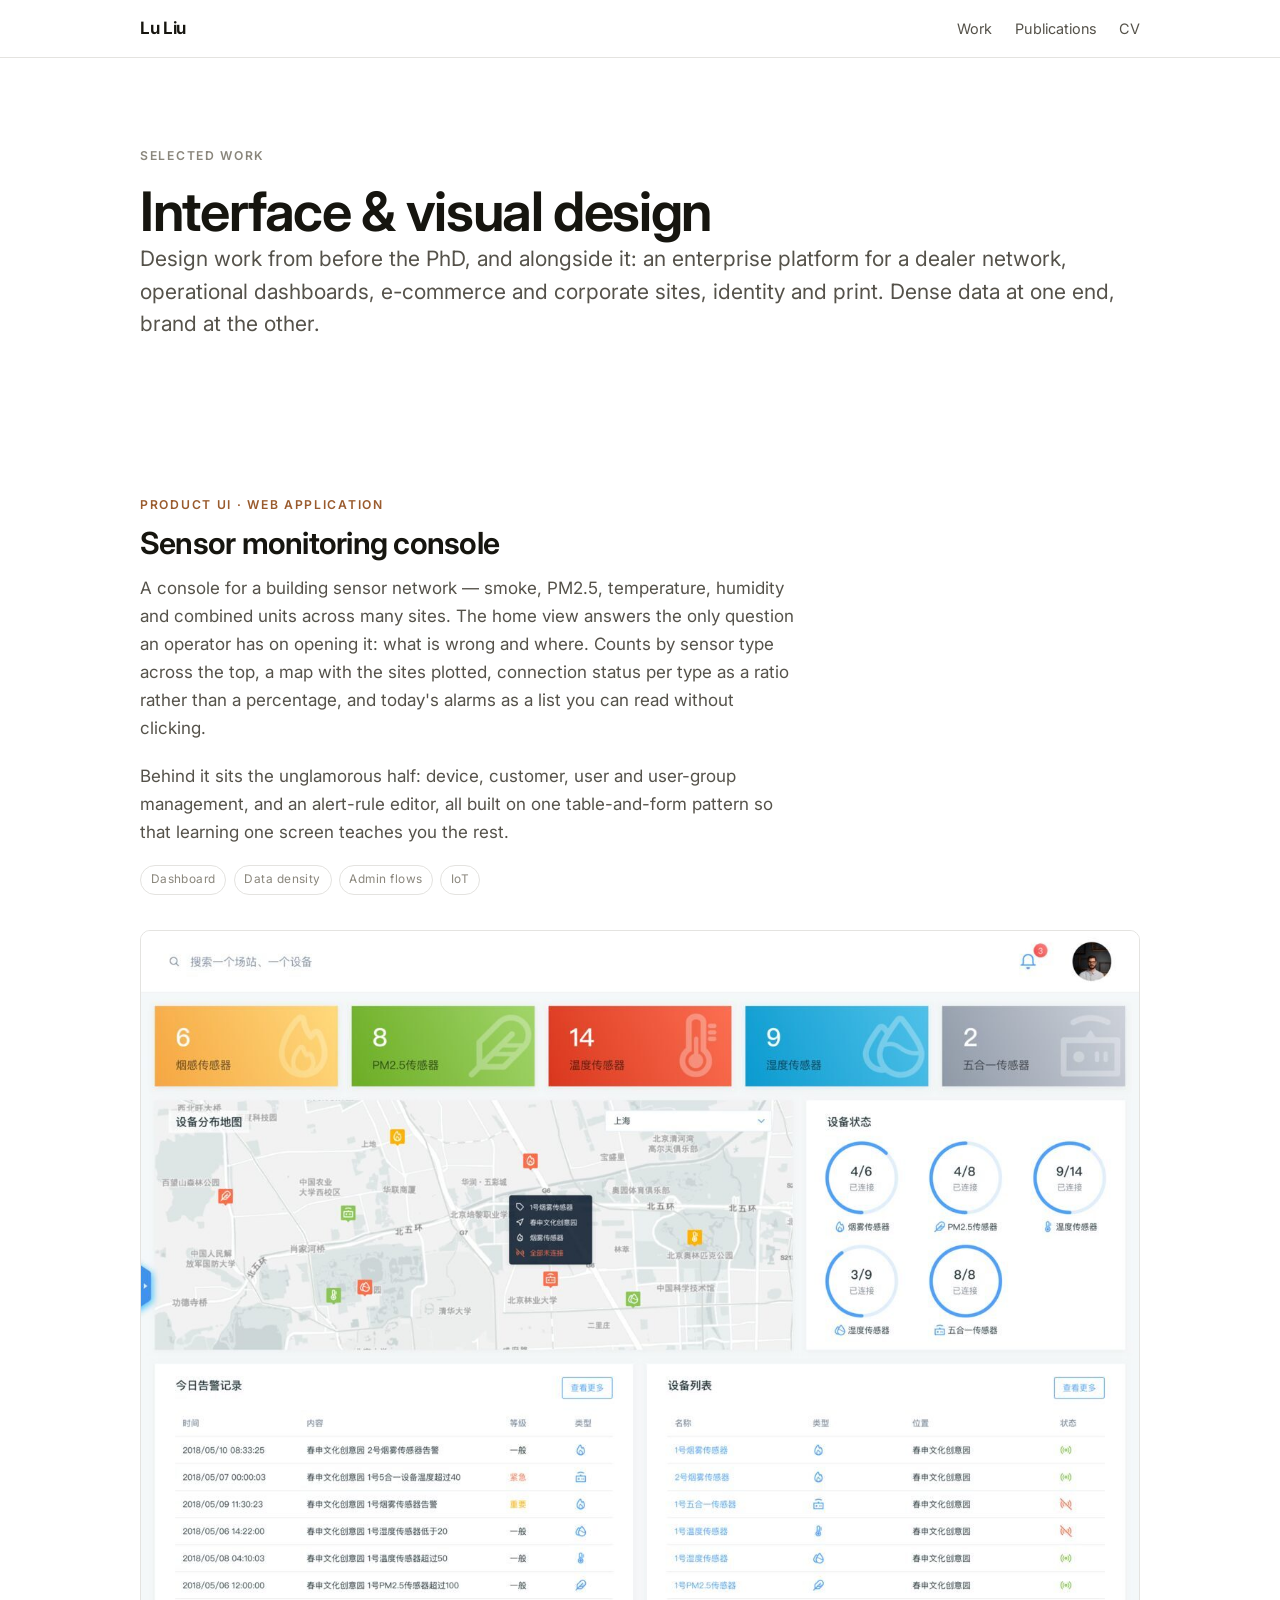
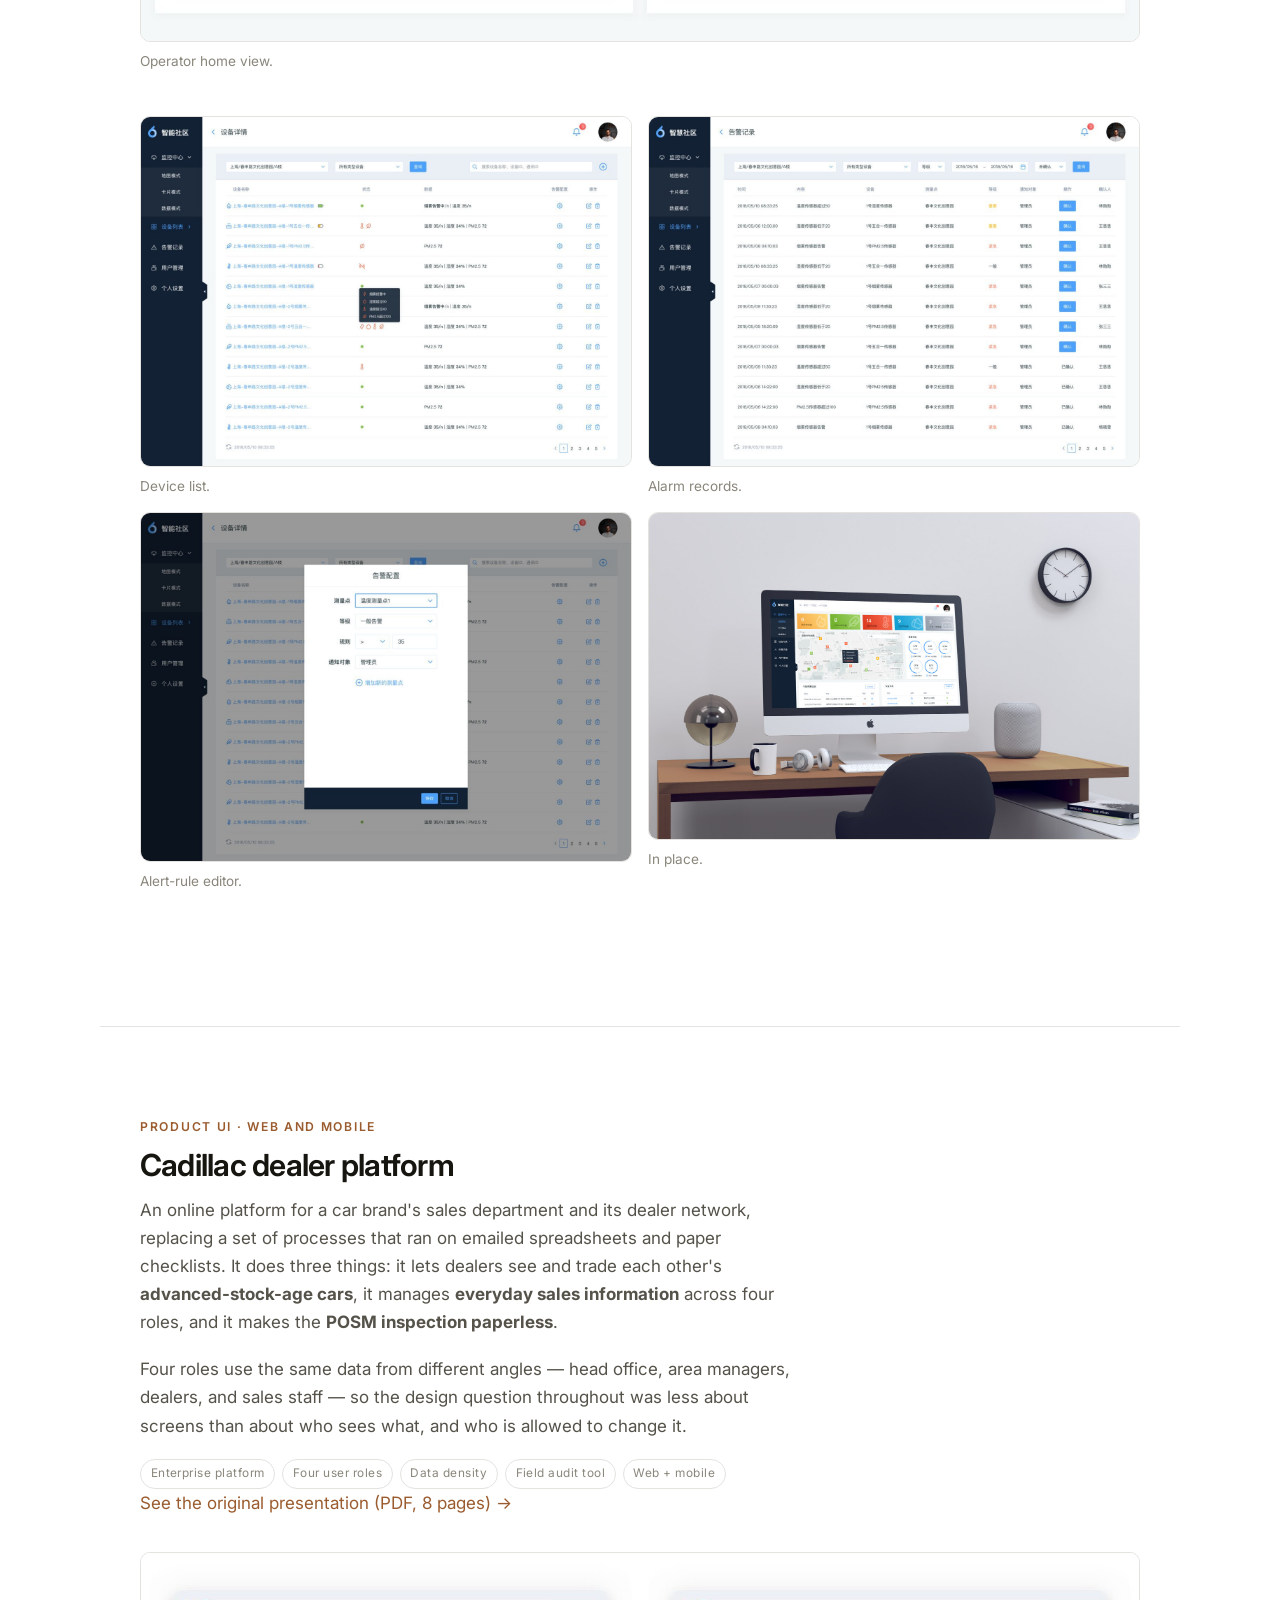
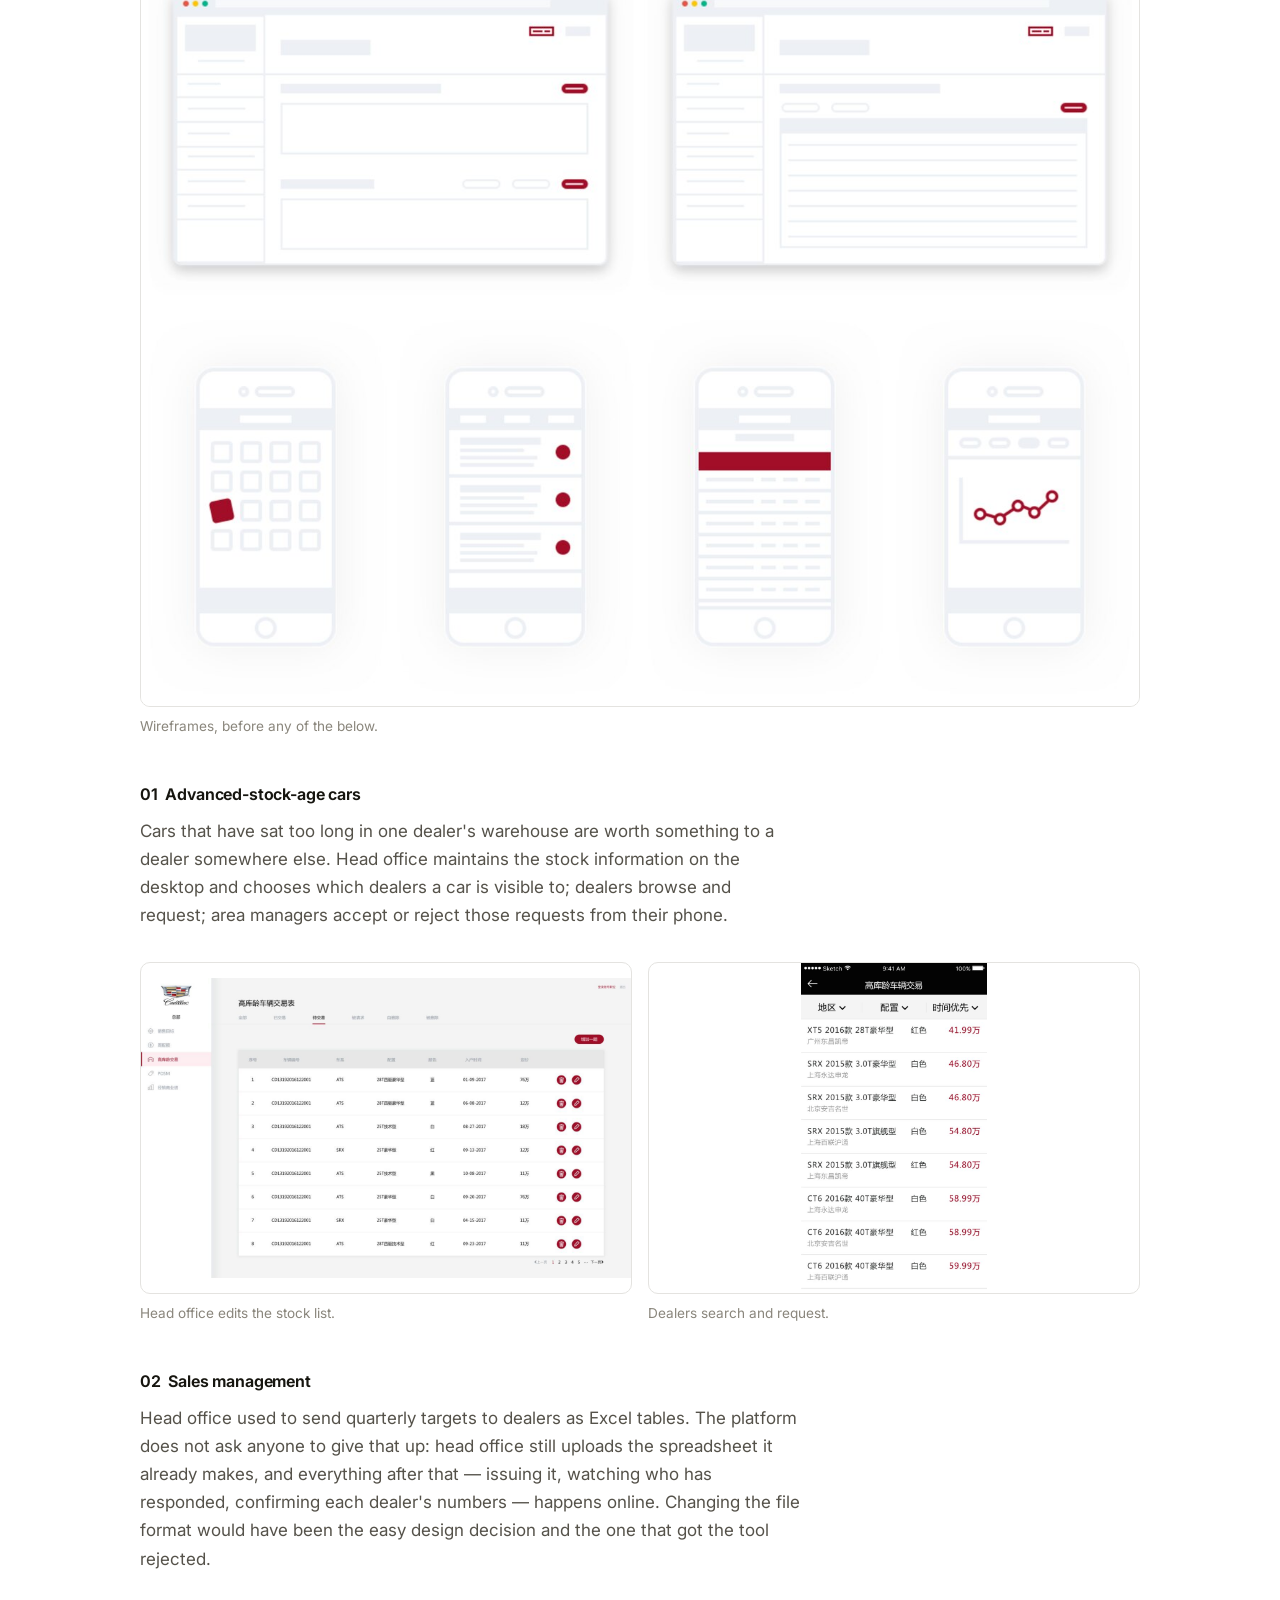
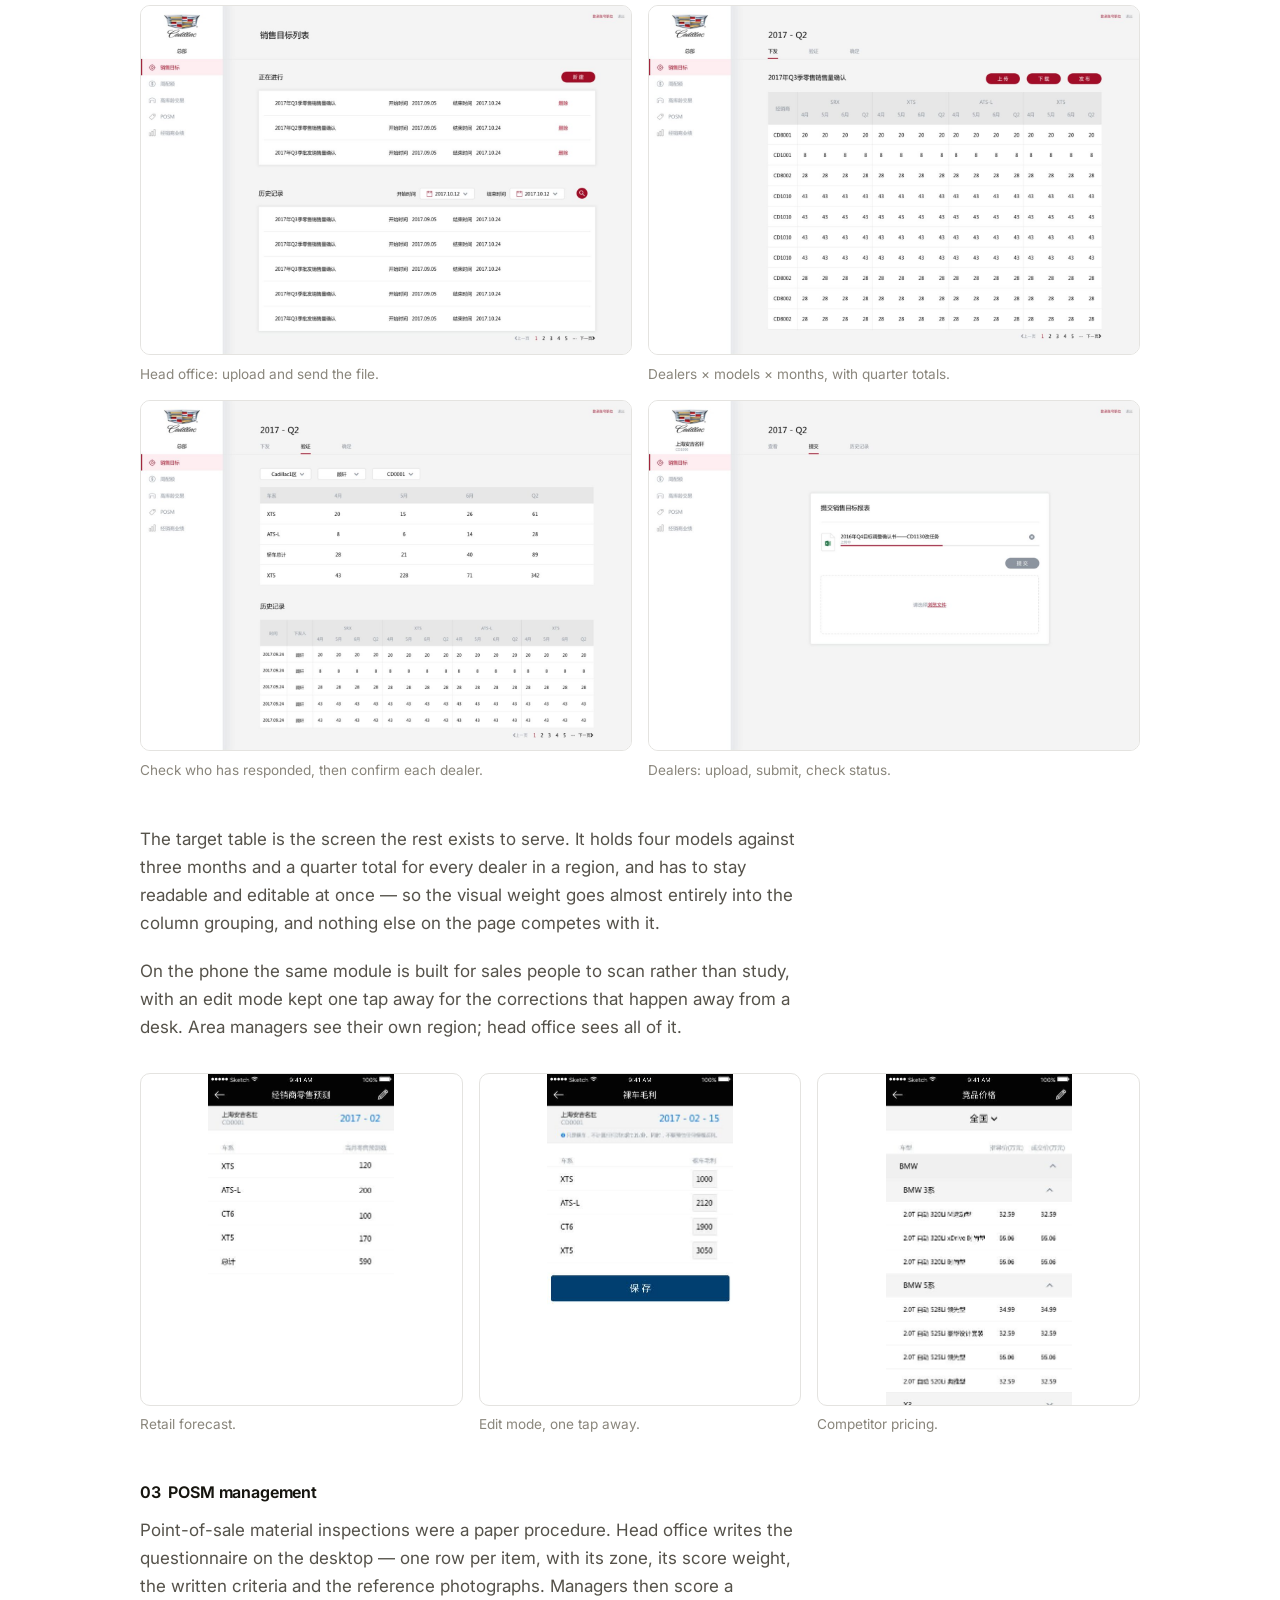
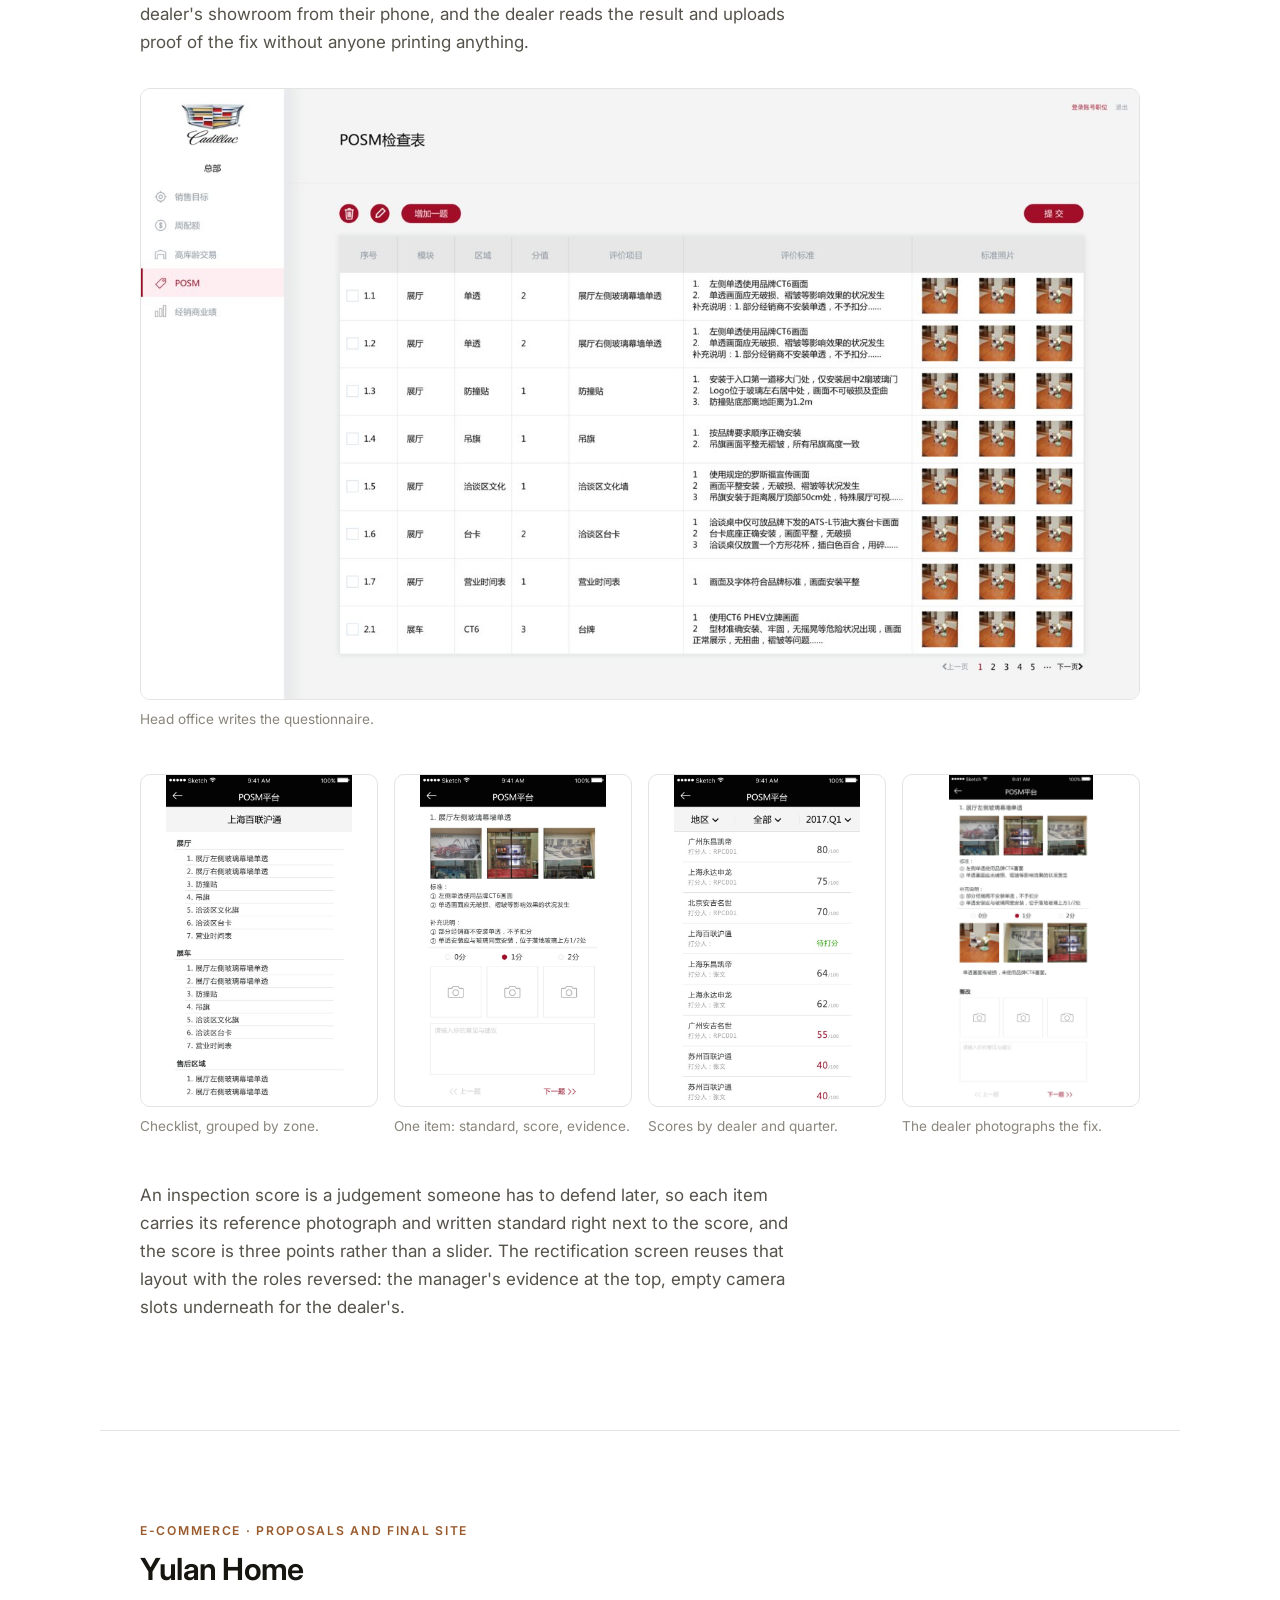
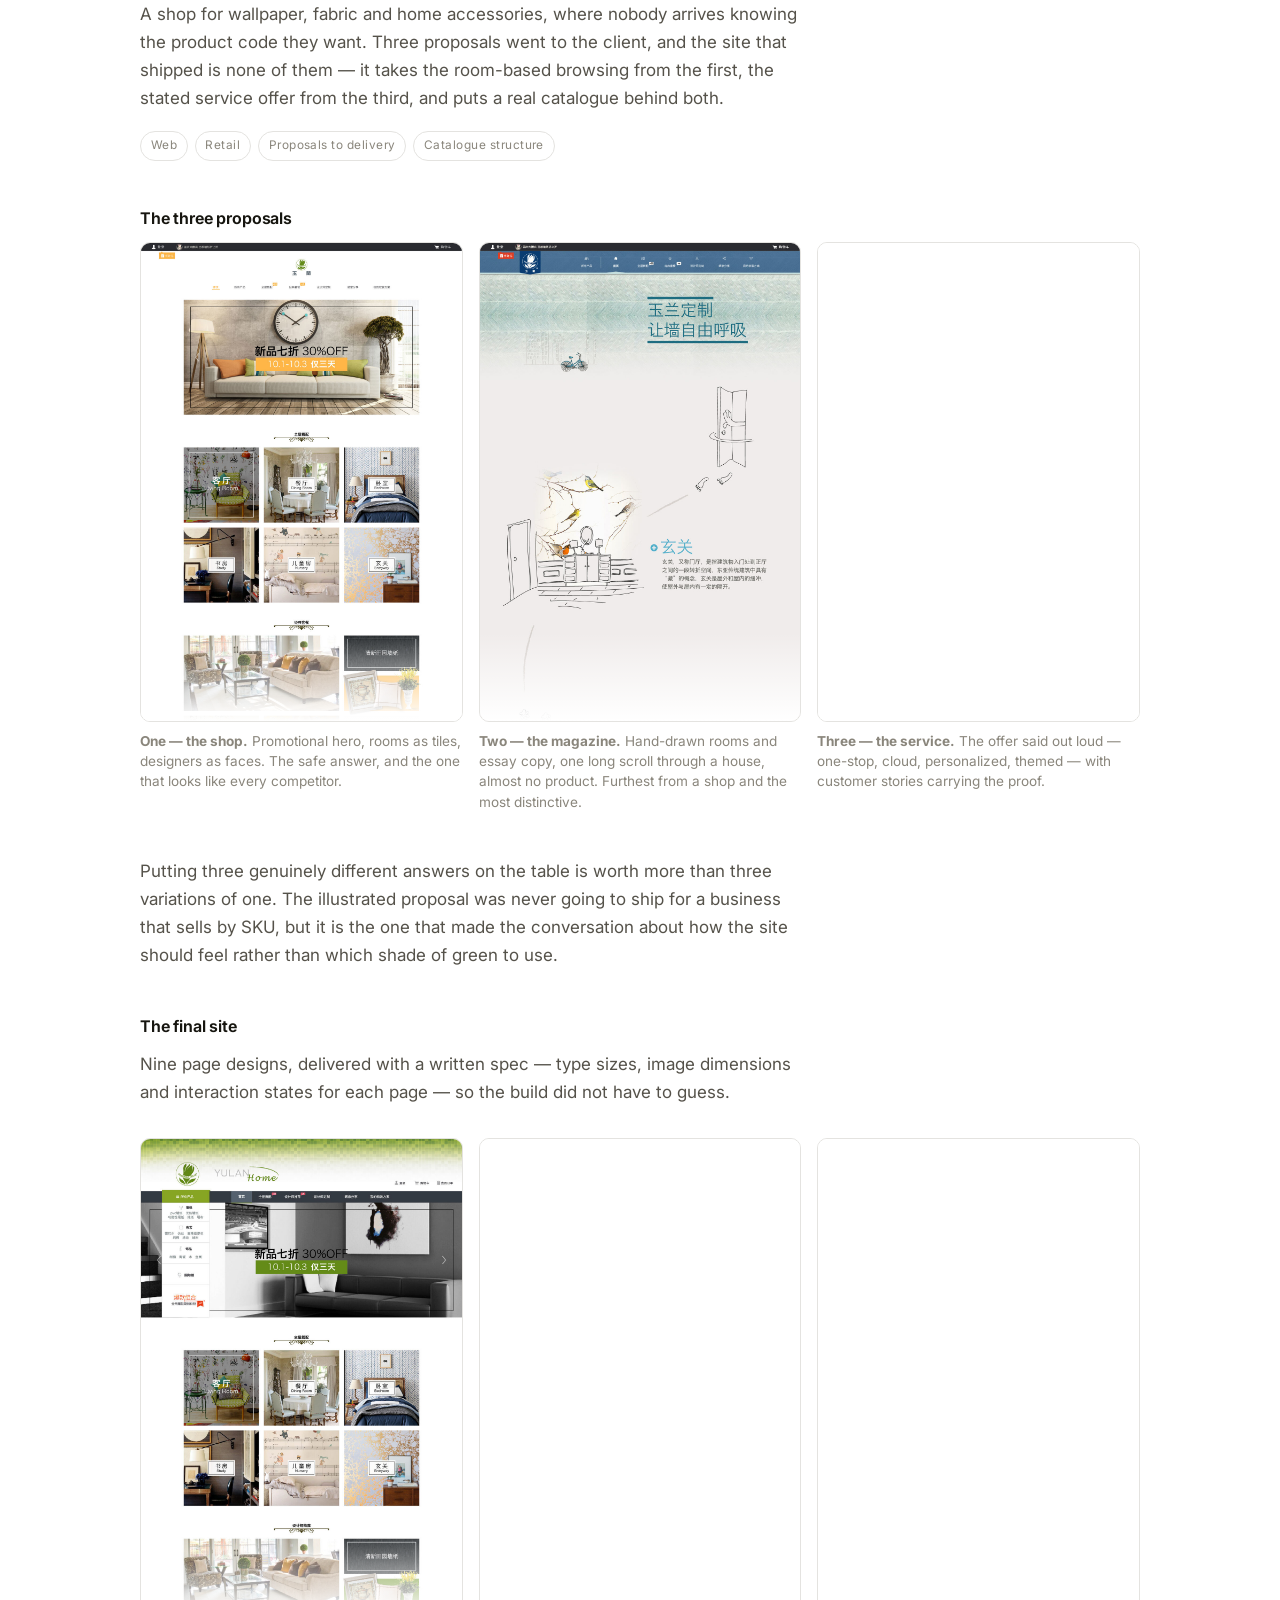
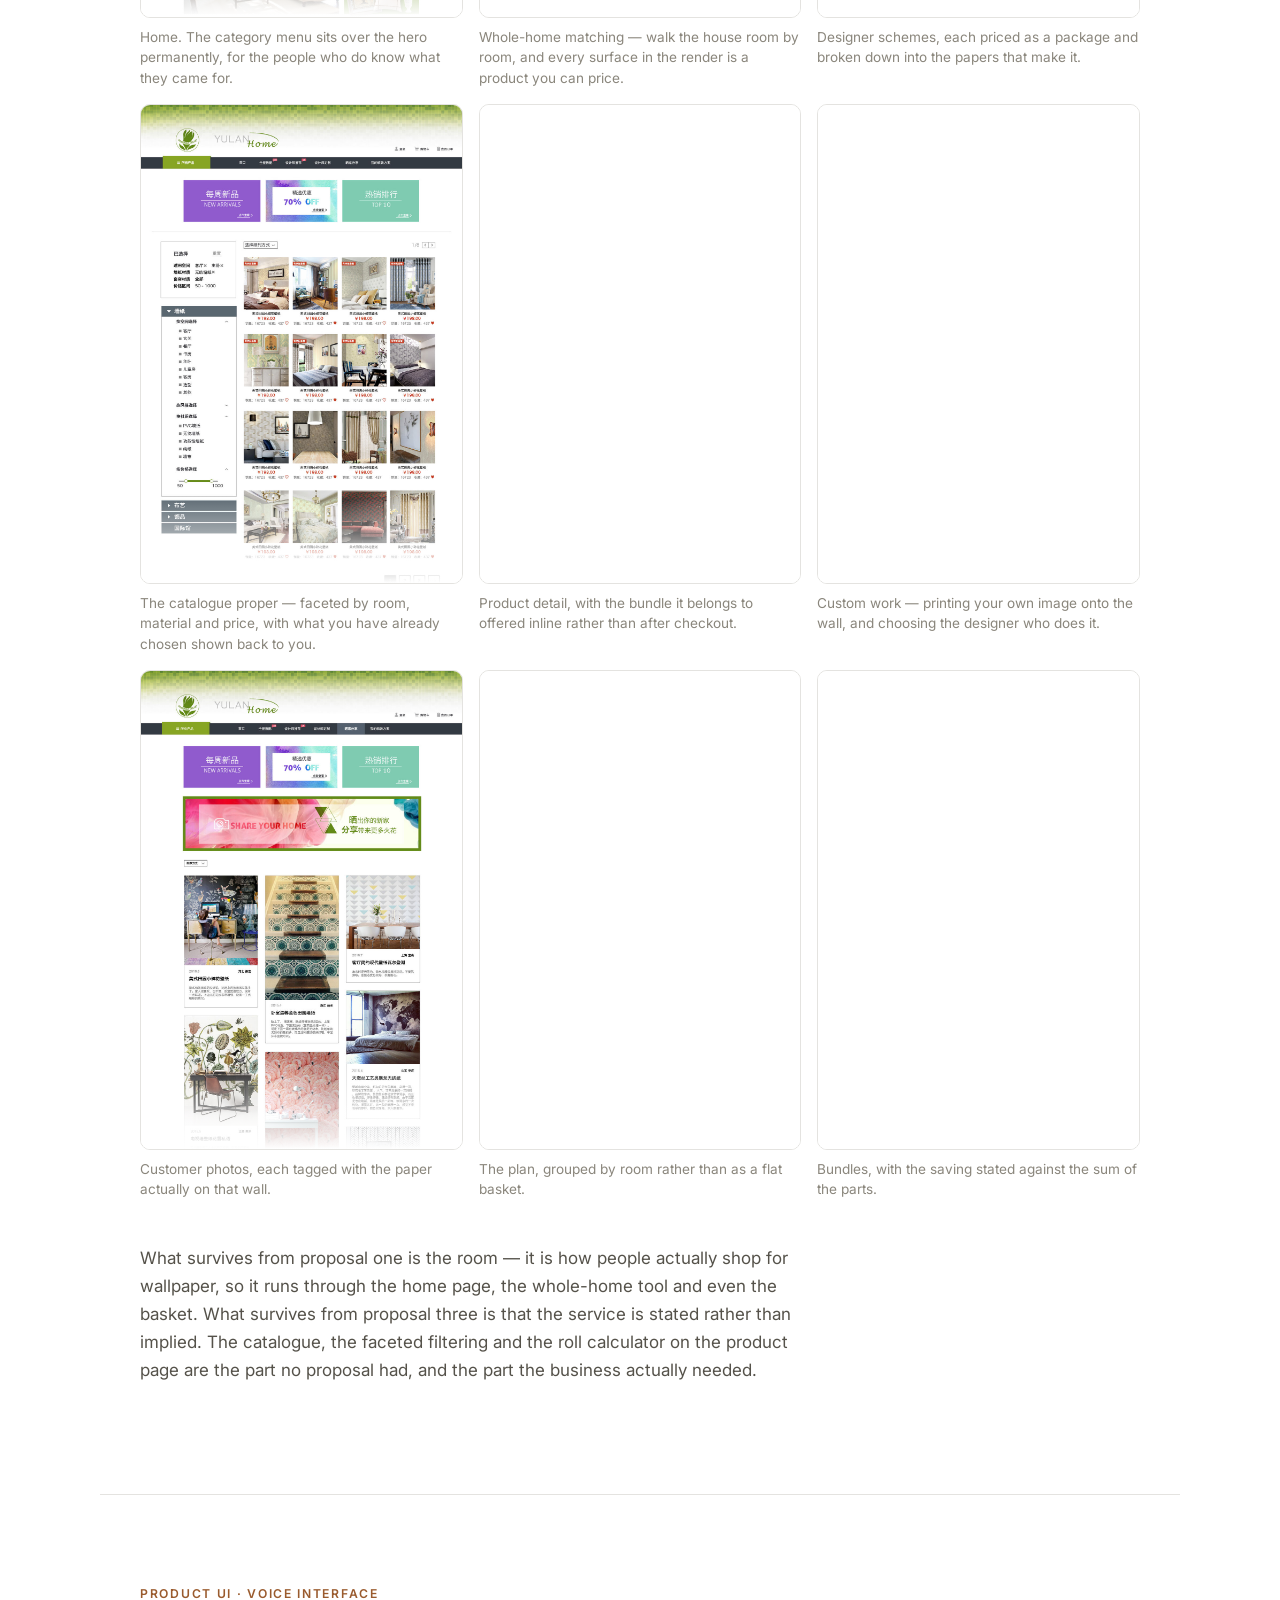
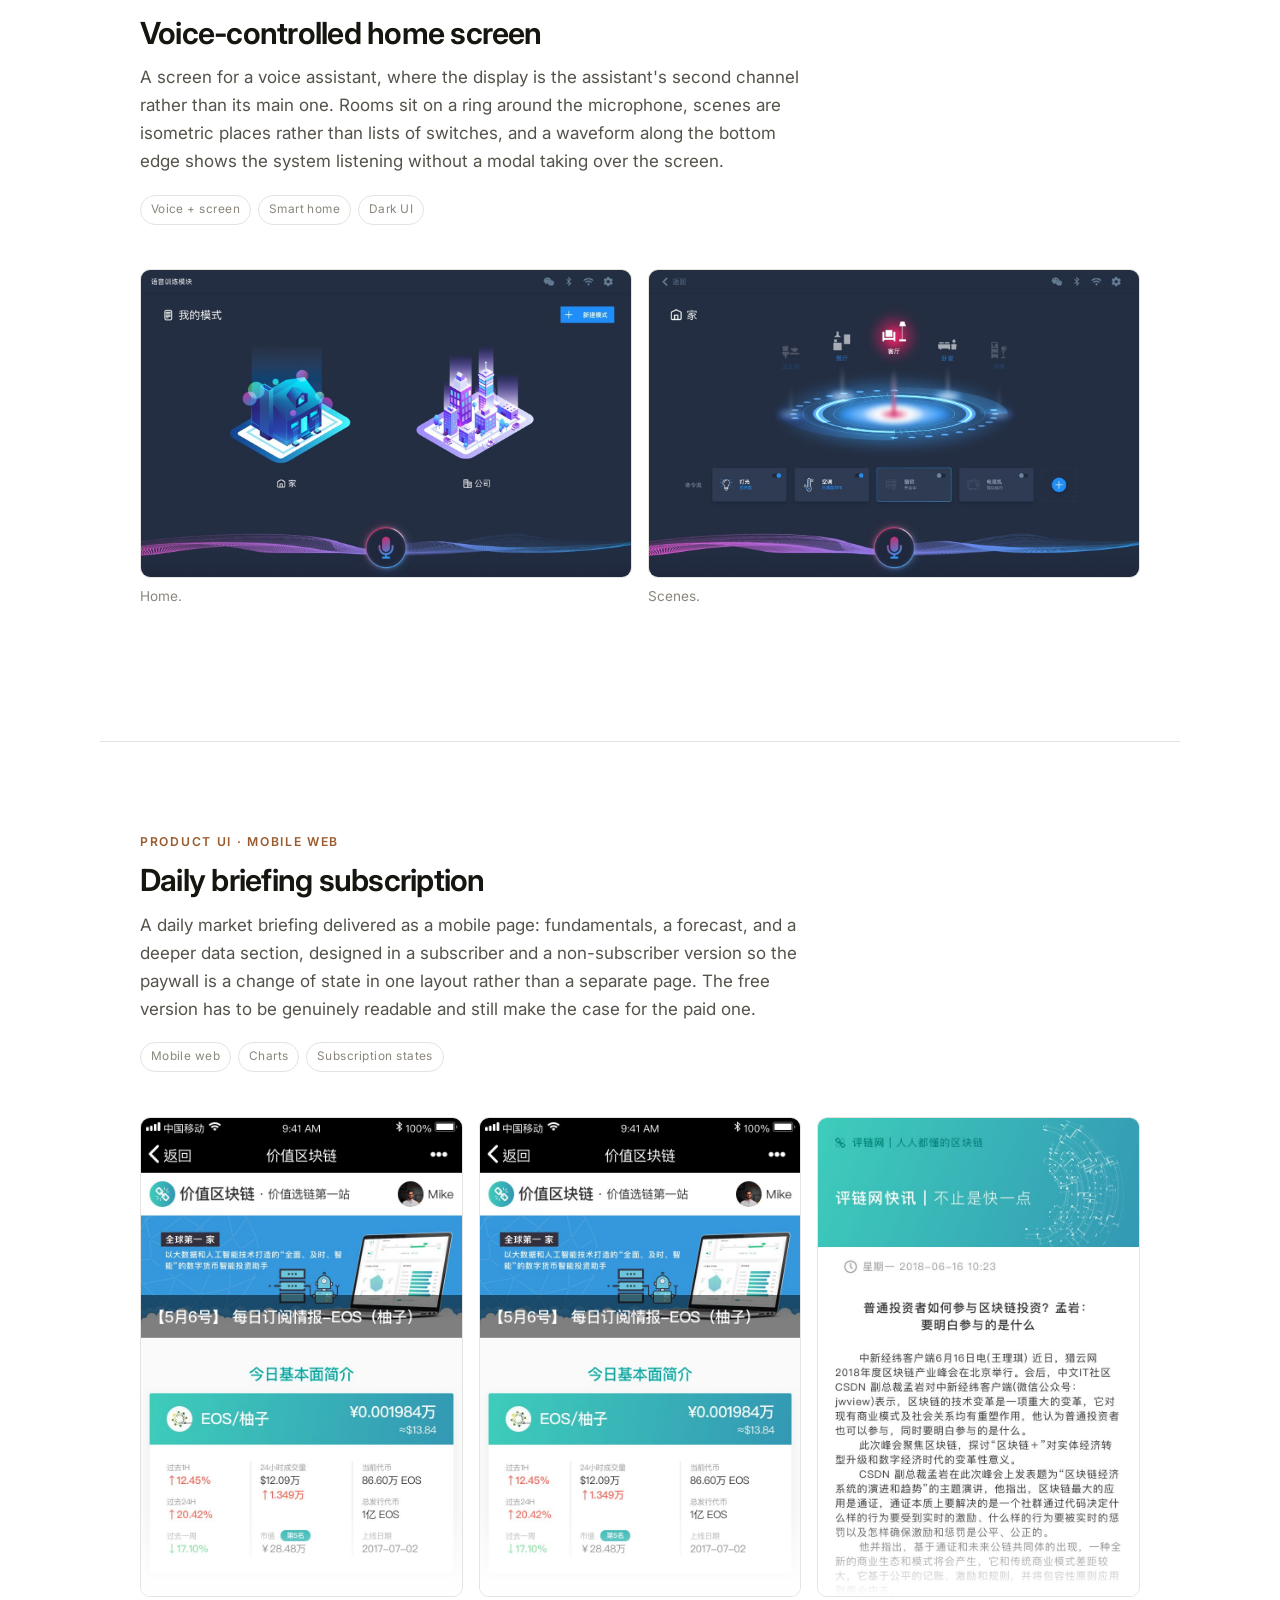
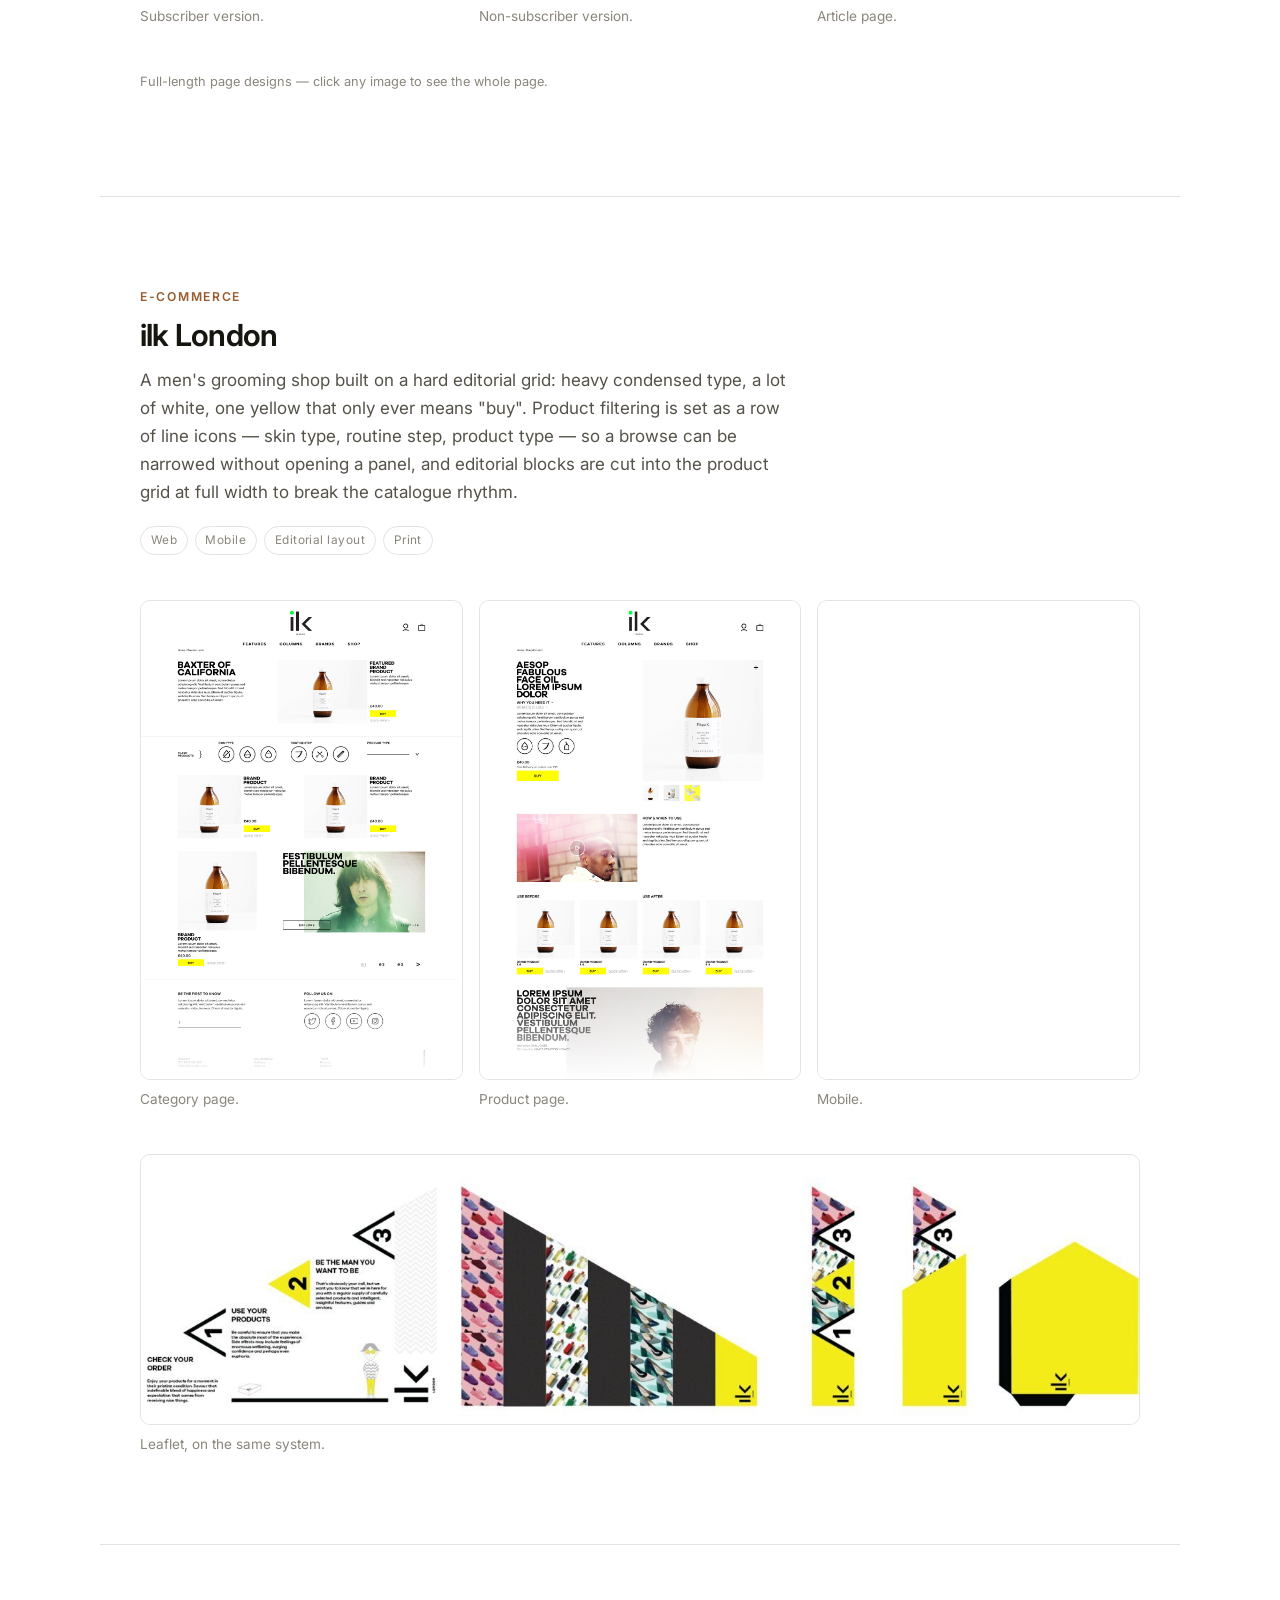
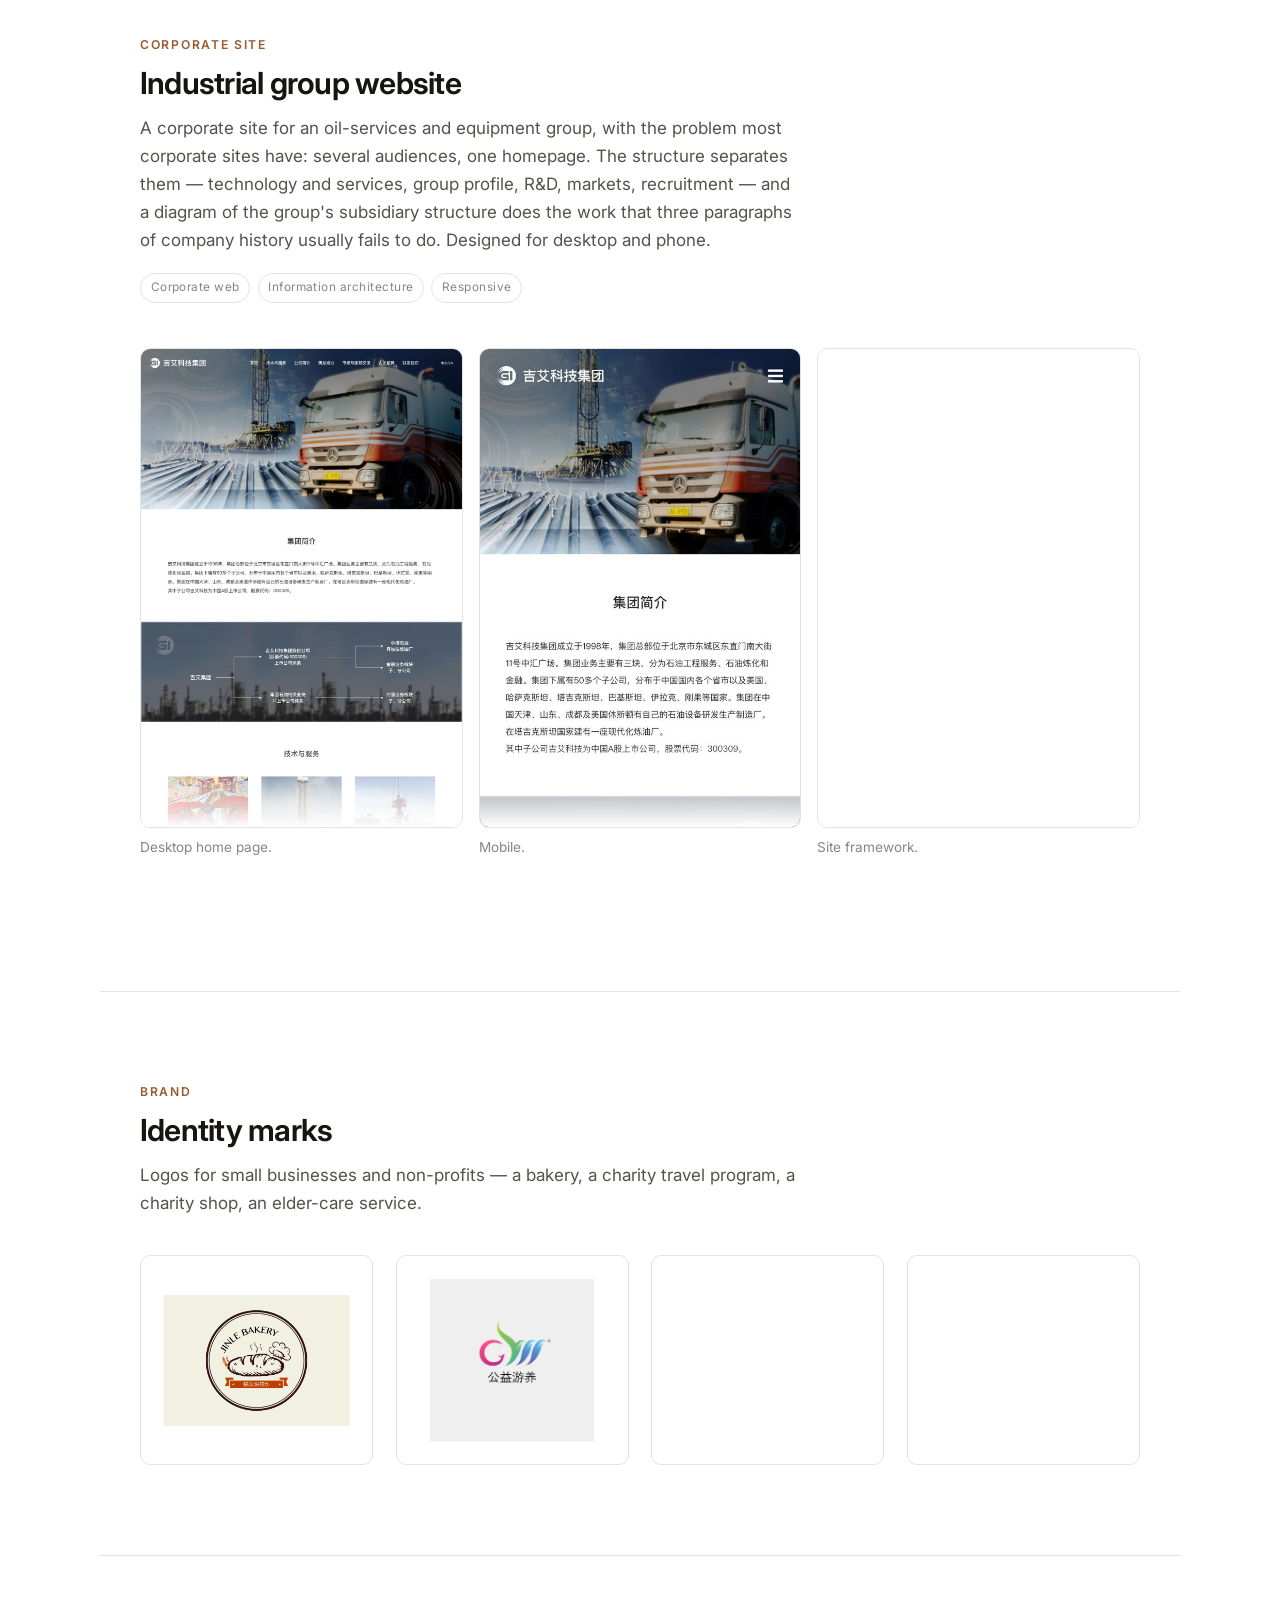
<file: design-work.html>
<!doctype html>
<html lang="en">
<head>
<meta charset="utf-8">
<meta name="viewport" content="width=device-width, initial-scale=1">
<title>Interface &amp; visual design — Lu Liu</title>
<meta name="description" content="Selected interface, web and visual design work: an enterprise dealer platform, operational dashboards, e-commerce and corporate sites, identity and print.">
<link rel="preconnect" href="https://fonts.googleapis.com">
<link rel="preconnect" href="https://fonts.gstatic.com" crossorigin>
<link href="https://fonts.googleapis.com/css2?family=Inter:wght@400;500;600;650&display=swap" rel="stylesheet">
<link rel="icon" href="favicon.svg" type="image/svg+xml">
<link rel="stylesheet" href="style.css">
</head>
<body>

<a class="skip" href="#main">Skip to content</a>

<nav class="nav">
  <div class="nav-in">
    <a class="nav-name" href="index.html">Lu Liu</a>
    <div class="nav-links">
      <a href="index.html#work">Work</a>
      <a href="publications.html">Publications</a>
      <a href="files/cv.pdf">CV</a>
    </div>
  </div>
</nav>

<main id="main">

<header class="case-head wrap">
  <p class="eyebrow">Selected work</p>
  <h1>Interface &amp; visual design</h1>
  <p class="lede">
    Design work from before the PhD, and alongside it: an enterprise platform for a dealer
    network, operational dashboards, e-commerce and corporate sites, identity and print.
    Dense data at one end, brand at the other.
  </p>
</header>

<!-- TODO Lu: add client / employer / year to each block where you want it named.
     Nothing below claims a role or a date; only Cadillac is named, from the screens. -->

<section class="proj wrap">
  <div class="proj-head">
    <p class="proj-kind">Product UI · Web application</p>
    <h2>Sensor monitoring console</h2>
    <p class="muted">
      A console for a building sensor network — smoke, PM2.5, temperature, humidity and
      combined units across many sites. The home view answers the only question an
      operator has on opening it: what is wrong and where. Counts by sensor type across
      the top, a map with the sites plotted, connection status per type as a ratio rather
      than a percentage, and today's alarms as a list you can read without clicking.
    </p>
    <p class="muted">
      Behind it sits the unglamorous half: device, customer, user and user-group
      management, and an alert-rule editor, all built on one table-and-form pattern so
      that learning one screen teaches you the rest.
    </p>
    <div class="tags">
      <span class="tag">Dashboard</span>
      <span class="tag">Data density</span>
      <span class="tag">Admin flows</span>
      <span class="tag">IoT</span>
    </div>
  </div>

  <figure class="shot">
    <a href="img/uiux/iot-dashboard.jpg">
      <img src="img/uiux/iot-dashboard.jpg" alt="Monitoring dashboard: colored counts for five sensor types, a map of device locations, connection-status rings, an alarm log and a device list.">
    </a>
    <figcaption>Operator home view.</figcaption>
  </figure>

  <div class="grid2">
    <figure class="shot">
      <a href="img/uiux/iot-devices.jpg">
        <img src="img/uiux/iot-devices.jpg" alt="Device list screen with filters and per-device status." loading="lazy" decoding="async">
      </a>
      <figcaption>Device list.</figcaption>
    </figure>
    <figure class="shot">
      <a href="img/uiux/iot-alarms.jpg">
        <img src="img/uiux/iot-alarms.jpg" alt="Alarm records screen with time, content, severity and type columns." loading="lazy" decoding="async">
      </a>
      <figcaption>Alarm records.</figcaption>
    </figure>
    <figure class="shot">
      <a href="img/uiux/iot-rules.jpg">
        <img src="img/uiux/iot-rules.jpg" alt="Alert rule editor with threshold and notification settings." loading="lazy" decoding="async">
      </a>
      <figcaption>Alert-rule editor.</figcaption>
    </figure>
    <figure class="shot">
      <a href="img/uiux/iot-mockup.jpg">
        <img src="img/uiux/iot-mockup.jpg" alt="The console shown on a desktop monitor in an office setting." loading="lazy" decoding="async">
      </a>
      <figcaption>In place.</figcaption>
    </figure>
  </div>
</section>

<section class="proj wrap">
  <div class="proj-head">
    <p class="proj-kind">Product UI · Web and mobile</p>
    <h2>Cadillac dealer platform</h2>
    <p class="muted">
      An online platform for a car brand's sales department and its dealer network, replacing
      a set of processes that ran on emailed spreadsheets and paper checklists. It does three
      things: it lets dealers see and trade each other's <strong>advanced-stock-age cars</strong>,
      it manages <strong>everyday sales information</strong> across four roles, and it makes the
      <strong>POSM inspection paperless</strong>.
    </p>
    <p class="muted">
      Four roles use the same data from different angles — head office, area managers,
      dealers, and sales staff — so the design question throughout was less about screens than
      about who sees what, and who is allowed to change it.
    </p>
    <div class="tags">
      <span class="tag">Enterprise platform</span>
      <span class="tag">Four user roles</span>
      <span class="tag">Data density</span>
      <span class="tag">Field audit tool</span>
      <span class="tag">Web + mobile</span>
    </div>
    <p><a href="files/cadillac-platform.pdf">See the original presentation (PDF, 8 pages) →</a></p>
  </div>

  <figure class="shot">
    <a href="img/uiux/cad-wireframe.jpg">
      <img src="img/uiux/cad-wireframe.jpg" alt="Greyscale wireframes: two web page layouts above a row of four phone screens." loading="lazy" decoding="async">
    </a>
    <figcaption>Wireframes, before any of the below.</figcaption>
  </figure>

  <h3 class="proj-sub">01 &nbsp;Advanced-stock-age cars</h3>
  <p class="muted narrow">
    Cars that have sat too long in one dealer's warehouse are worth something to a dealer
    somewhere else. Head office maintains the stock information on the desktop and chooses
    which dealers a car is visible to; dealers browse and request; area managers accept or
    reject those requests from their phone.
  </p>

  <div class="grid2 grid-even">
    <figure class="shot">
      <a href="img/uiux/cad-inventory.jpg">
        <img src="img/uiux/cad-inventory.jpg" alt="Aged inventory table at head office: vehicle ID, model, trim, color, stock date and price, with confirm and delete actions on each row." loading="lazy" decoding="async">
      </a>
      <figcaption>Head office edits the stock list.</figcaption>
    </figure>
    <figure class="shot">
      <a href="img/uiux/cad-inv-mobile.jpg">
        <img src="img/uiux/cad-inv-mobile.jpg" alt="Aged inventory on a phone, filtered by region, trim and age, each row a car with color and price." loading="lazy" decoding="async">
      </a>
      <figcaption>Dealers search and request.</figcaption>
    </figure>
  </div>

  <h3 class="proj-sub">02 &nbsp;Sales management</h3>
  <p class="muted narrow">
    Head office used to send quarterly targets to dealers as Excel tables. The platform does
    not ask anyone to give that up: head office still uploads the spreadsheet it already
    makes, and everything after that — issuing it, watching who has responded, confirming each
    dealer's numbers — happens online. Changing the file format would have been the easy
    design decision and the one that got the tool rejected.
  </p>

  <div class="grid2">
    <figure class="shot">
      <a href="img/uiux/cad-web-tasks.jpg">
        <img src="img/uiux/cad-web-tasks.jpg" alt="Sales target module: in-progress confirmation tasks with start and end dates above a searchable, paginated history." loading="lazy" decoding="async">
      </a>
      <figcaption>Head office: upload and send the file.</figcaption>
    </figure>
    <figure class="shot">
      <a href="img/uiux/cad-web-matrix.jpg">
        <img src="img/uiux/cad-web-matrix.jpg" alt="Quarterly target table: dealer codes down the side, four car models across the top, each split into three months and a quarter total." loading="lazy" decoding="async">
      </a>
      <figcaption>Dealers &times; models &times; months, with quarter totals.</figcaption>
    </figure>
    <figure class="shot">
      <a href="img/uiux/cad-web-verify.jpg">
        <img src="img/uiux/cad-web-verify.jpg" alt="Verification step: region, staff and dealer filters above one dealer's figures, with the full issuing history below." loading="lazy" decoding="async">
      </a>
      <figcaption>Check who has responded, then confirm each dealer.</figcaption>
    </figure>
    <figure class="shot">
      <a href="img/uiux/cad-web-submit.jpg">
        <img src="img/uiux/cad-web-submit.jpg" alt="Dealer-side submission: an attached target adjustment document ready to send, above a drop area for browsing another file." loading="lazy" decoding="async">
      </a>
      <figcaption>Dealers: upload, submit, check status.</figcaption>
    </figure>
  </div>

  <p class="muted narrow">
    The target table is the screen the rest exists to serve. It holds four models against
    three months and a quarter total for every dealer in a region, and has to stay readable
    and editable at once — so the visual weight goes almost entirely into the column
    grouping, and nothing else on the page competes with it.
  </p>

  <p class="muted narrow">
    On the phone the same module is built for sales people to scan rather than study, with
    an edit mode kept one tap away for the corrections that happen away from a desk. Area
    managers see their own region; head office sees all of it.
  </p>

  <div class="grid3 grid-even">
    <figure class="shot">
      <a href="img/uiux/cad-forecast.jpg">
        <img src="img/uiux/cad-forecast.jpg" alt="Monthly retail forecast per car model with a total row." loading="lazy" decoding="async">
      </a>
      <figcaption>Retail forecast.</figcaption>
    </figure>
    <figure class="shot">
      <a href="img/uiux/cad-margin.jpg">
        <img src="img/uiux/cad-margin.jpg" alt="Editable gross margin figures per model, with a save button and an inline note about what the figure excludes." loading="lazy" decoding="async">
      </a>
      <figcaption>Edit mode, one tap away.</figcaption>
    </figure>
    <figure class="shot">
      <a href="img/uiux/cad-pricing.jpg">
        <img src="img/uiux/cad-pricing.jpg" alt="Competitor pricing grouped by brand and series, expanded to show list and transaction prices." loading="lazy" decoding="async">
      </a>
      <figcaption>Competitor pricing.</figcaption>
    </figure>
  </div>

  <h3 class="proj-sub">03 &nbsp;POSM management</h3>
  <p class="muted narrow">
    Point-of-sale material inspections were a paper procedure. Head office writes the
    questionnaire on the desktop — one row per item, with its zone, its score weight, the
    written criteria and the reference photographs. Managers then score a dealer's showroom
    from their phone, and the dealer reads the result and uploads proof of the fix without
    anyone printing anything.
  </p>

  <figure class="shot">
    <a href="img/uiux/cad-posm-desktop.jpg">
      <img src="img/uiux/cad-posm-desktop.jpg" alt="POSM questionnaire editor at head office: a table of inspection items with module, zone, points, criteria and a row of reference photographs each." loading="lazy" decoding="async">
    </a>
    <figcaption>Head office writes the questionnaire.</figcaption>
  </figure>

  <div class="grid4 grid-even">
    <figure class="shot">
      <a href="img/uiux/cad-posm-checklist.jpg">
        <img src="img/uiux/cad-posm-checklist.jpg" alt="Audit checklist for one dealer, grouped into showroom, display cars and after-sales area, each with numbered items." loading="lazy" decoding="async">
      </a>
      <figcaption>Checklist, grouped by zone.</figcaption>
    </figure>
    <figure class="shot">
      <a href="img/uiux/cad-posm-score.jpg">
        <img src="img/uiux/cad-posm-score.jpg" alt="Scoring one item: reference photographs, the written standard and its exceptions, a three-point score, three camera slots and a comment field." loading="lazy" decoding="async">
      </a>
      <figcaption>One item: standard, score, evidence.</figcaption>
    </figure>
    <figure class="shot">
      <a href="img/uiux/cad-posm-scores.jpg">
        <img src="img/uiux/cad-posm-scores.jpg" alt="Scores by dealer for a quarter, out of 100, with one dealer still marked as awaiting scoring and low scores in red." loading="lazy" decoding="async">
      </a>
      <figcaption>Scores by dealer and quarter.</figcaption>
    </figure>
    <figure class="shot">
      <a href="img/uiux/cad-posm-fix.jpg">
        <img src="img/uiux/cad-posm-fix.jpg" alt="Rectification view: the auditor's photographs and written finding, then empty camera slots for the dealer's proof of the fix." loading="lazy" decoding="async">
      </a>
      <figcaption>The dealer photographs the fix.</figcaption>
    </figure>
  </div>

  <p class="muted narrow">
    An inspection score is a judgement someone has to defend later, so each item carries its
    reference photograph and written standard right next to the score, and the score is three
    points rather than a slider. The rectification screen reuses that layout with the roles
    reversed: the manager's evidence at the top, empty camera slots underneath for the
    dealer's.
  </p>
</section>

<section class="proj wrap">
  <div class="proj-head">
    <p class="proj-kind">E-commerce · Proposals and final site</p>
    <h2>Yulan Home</h2>
    <p class="muted">
      A shop for wallpaper, fabric and home accessories, where nobody arrives knowing the
      product code they want. Three proposals went to the client, and the site that shipped
      is none of them — it takes the room-based browsing from the first, the stated service
      offer from the third, and puts a real catalogue behind both.
    </p>
    <div class="tags">
      <span class="tag">Web</span>
      <span class="tag">Retail</span>
      <span class="tag">Proposals to delivery</span>
      <span class="tag">Catalogue structure</span>
    </div>
  </div>

  <h3 class="proj-sub">The three proposals</h3>

  <div class="grid3">
    <figure class="shot tall">
      <a href="img/uiux/yulan-r1a.jpg">
        <img src="img/uiux/yulan-r1a.jpg" alt="First proposal: a conventional shop with a photographic promotional hero, room tiles with framed labels, curated packages and a row of designer portraits." loading="lazy" decoding="async">
      </a>
      <figcaption><strong>One — the shop.</strong> Promotional hero, rooms as tiles, designers as faces. The safe answer, and the one that looks like every competitor.</figcaption>
    </figure>
    <figure class="shot tall">
      <a href="img/uiux/yulan-r1b.jpg">
        <img src="img/uiux/yulan-r1b.jpg" alt="Second proposal: pale paper background with hand-drawn line illustrations of an entryway, living room, bedroom, dining room, nursery and study, each with a short essay alongside." loading="lazy" decoding="async">
      </a>
      <figcaption><strong>Two — the magazine.</strong> Hand-drawn rooms and essay copy, one long scroll through a house, almost no product. Furthest from a shop and the most distinctive.</figcaption>
    </figure>
    <figure class="shot tall">
      <a href="img/uiux/yulan-r2.jpg">
        <img src="img/uiux/yulan-r2.jpg" alt="Third proposal: photographic hero, a four-icon row of service propositions, a classic packages band, designer customization, and dated customer stories." loading="lazy" decoding="async">
      </a>
      <figcaption><strong>Three — the service.</strong> The offer said out loud — one-stop, cloud, personalized, themed — with customer stories carrying the proof.</figcaption>
    </figure>
  </div>

  <p class="muted narrow">
    Putting three genuinely different answers on the table is worth more than three variations
    of one. The illustrated proposal was never going to ship for a business that sells by SKU,
    but it is the one that made the conversation about how the site should feel rather than
    which shade of green to use.
  </p>

  <h3 class="proj-sub">The final site</h3>
  <p class="muted narrow">
    Nine page designs, delivered with a written spec — type sizes, image dimensions and
    interaction states for each page — so the build did not have to guess.
  </p>

  <div class="grid3">
    <figure class="shot tall">
      <a href="img/uiux/yulan-home.jpg">
        <img src="img/uiux/yulan-home.jpg" alt="Home page: green Yulan Home identity, a persistent category menu over the hero, room tiles for living room, dining room, bedroom, study, nursery and entryway, then designer recommendations and style features." loading="lazy" decoding="async">
      </a>
      <figcaption>Home. The category menu sits over the hero permanently, for the people who do know what they came for.</figcaption>
    </figure>
    <figure class="shot tall">
      <a href="img/uiux/yulan-wholehome.jpg">
        <img src="img/uiux/yulan-wholehome.jpg" alt="Whole-home matching: a vertical room-by-room path down the left from entryway to living room, dining room, bedroom, study, nursery and guest room, with a large room render and a hotspot card naming the wallpaper and its price." loading="lazy" decoding="async">
      </a>
      <figcaption>Whole-home matching — walk the house room by room, and every surface in the render is a product you can price.</figcaption>
    </figure>
    <figure class="shot tall">
      <a href="img/uiux/yulan-designers.jpg">
        <img src="img/uiux/yulan-designers.jpg" alt="Designer recommendations: each scheme is a large room render beside a strip of the actual wallpapers used in it, with the designer's name, their note and a package price." loading="lazy" decoding="async">
      </a>
      <figcaption>Designer schemes, each priced as a package and broken down into the papers that make it.</figcaption>
    </figure>
    <figure class="shot tall">
      <a href="img/uiux/yulan-products.jpg">
        <img src="img/uiux/yulan-products.jpg" alt="All products: a faceted filter rail for space, material and price with applied-filter chips and a reset, beside a sortable product grid showing price, sales count and favourites." loading="lazy" decoding="async">
      </a>
      <figcaption>The catalogue proper — faceted by room, material and price, with what you have already chosen shown back to you.</figcaption>
    </figure>
    <figure class="shot tall">
      <a href="img/uiux/yulan-detail.jpg">
        <img src="img/uiux/yulan-detail.jpg" alt="Product detail: promotional price, sales and rating, colour variants, quantity with stock note, buy and cart buttons, a recommended bundle, and tabs for specification, reviews and service." loading="lazy" decoding="async">
      </a>
      <figcaption>Product detail, with the bundle it belongs to offered inline rather than after checkout.</figcaption>
    </figure>
    <figure class="shot tall">
      <a href="img/uiux/yulan-custom.jpg">
        <img src="img/uiux/yulan-custom.jpg" alt="Designer customization: a team banner, personalized printing where a customer's own image goes on the wall, a design-style filter, and a designer profile with client and project counts." loading="lazy" decoding="async">
      </a>
      <figcaption>Custom work — printing your own image onto the wall, and choosing the designer who does it.</figcaption>
    </figure>
    <figure class="shot tall">
      <a href="img/uiux/yulan-share.jpg">
        <img src="img/uiux/yulan-share.jpg" alt="Share your home: a masonry feed of customer photographs, each captioned with date, city and the product used." loading="lazy" decoding="async">
      </a>
      <figcaption>Customer photos, each tagged with the paper actually on that wall.</figcaption>
    </figure>
    <figure class="shot tall">
      <a href="img/uiux/yulan-plan.jpg">
        <img src="img/uiux/yulan-plan.jpg" alt="My plan: an order summary with delivery details, grouped by room, showing unit price, quantity and subtotal per item and a total." loading="lazy" decoding="async">
      </a>
      <figcaption>The plan, grouped by room rather than as a flat basket.</figcaption>
    </figure>
    <figure class="shot tall">
      <a href="img/uiux/yulan-bundles.jpg">
        <img src="img/uiux/yulan-bundles.jpg" alt="Bundle deals: numbered combinations, each with a saving badge, the total against the bundle price, and the items included." loading="lazy" decoding="async">
      </a>
      <figcaption>Bundles, with the saving stated against the sum of the parts.</figcaption>
    </figure>
  </div>

  <p class="muted narrow">
    What survives from proposal one is the room — it is how people actually shop for
    wallpaper, so it runs through the home page, the whole-home tool and even the basket.
    What survives from proposal three is that the service is stated rather than implied. The
    catalogue, the faceted filtering and the roll calculator on the product page are the part
    no proposal had, and the part the business actually needed.
  </p>
</section>

<section class="proj wrap">
  <div class="proj-head">
    <p class="proj-kind">Product UI · Voice interface</p>
    <h2>Voice-controlled home screen</h2>
    <p class="muted">
      A screen for a voice assistant, where the display is the assistant's second channel
      rather than its main one. Rooms sit on a ring around the microphone, scenes are
      isometric places rather than lists of switches, and a waveform along the bottom edge
      shows the system listening without a modal taking over the screen.
    </p>
    <div class="tags">
      <span class="tag">Voice + screen</span>
      <span class="tag">Smart home</span>
      <span class="tag">Dark UI</span>
    </div>
  </div>

  <div class="grid2">
    <figure class="shot">
      <a href="img/uiux/voice-home.jpg">
        <img src="img/uiux/voice-home.jpg" alt="Dark voice assistant home screen: rooms arranged around a glowing ring, device shortcuts below, microphone and waveform at the bottom." loading="lazy" decoding="async">
      </a>
      <figcaption>Home.</figcaption>
    </figure>
    <figure class="shot">
      <a href="img/uiux/voice-modes.jpg">
        <img src="img/uiux/voice-modes.jpg" alt="Scene selection screen with isometric illustrations of a home and an office." loading="lazy" decoding="async">
      </a>
      <figcaption>Scenes.</figcaption>
    </figure>
  </div>
</section>

<section class="proj wrap">
  <div class="proj-head">
    <p class="proj-kind">Product UI · Mobile web</p>
    <h2>Daily briefing subscription</h2>
    <p class="muted">
      A daily market briefing delivered as a mobile page: fundamentals, a forecast, and a
      deeper data section, designed in a subscriber and a non-subscriber version so the
      paywall is a change of state in one layout rather than a separate page. The free
      version has to be genuinely readable and still make the case for the paid one.
    </p>
    <div class="tags">
      <span class="tag">Mobile web</span>
      <span class="tag">Charts</span>
      <span class="tag">Subscription states</span>
    </div>
  </div>

  <div class="grid3">
    <figure class="shot tall">
      <a href="img/uiux/chain-member.jpg">
        <img src="img/uiux/chain-member.jpg" alt="Full-length mobile page: subscriber version of the daily briefing with fundamentals, forecast chart and analysis." loading="lazy" decoding="async">
      </a>
      <figcaption>Subscriber version.</figcaption>
    </figure>
    <figure class="shot tall">
      <a href="img/uiux/chain-free.jpg">
        <img src="img/uiux/chain-free.jpg" alt="Full-length mobile page: non-subscriber version with sections locked." loading="lazy" decoding="async">
      </a>
      <figcaption>Non-subscriber version.</figcaption>
    </figure>
    <figure class="shot tall">
      <a href="img/uiux/chain-article.jpg">
        <img src="img/uiux/chain-article.jpg" alt="Full-length mobile article page." loading="lazy" decoding="async">
      </a>
      <figcaption>Article page.</figcaption>
    </figure>
  </div>
  <p class="shot-note">Full-length page designs — click any image to see the whole page.</p>
</section>

<section class="proj wrap">
  <div class="proj-head">
    <p class="proj-kind">E-commerce</p>
    <h2>ilk London</h2>
    <p class="muted">
      A men's grooming shop built on a hard editorial grid: heavy condensed type, a lot of
      white, one yellow that only ever means "buy". Product filtering is set as a row of
      line icons — skin type, routine step, product type — so a browse can be narrowed
      without opening a panel, and editorial blocks are cut into the product grid at
      full width to break the catalogue rhythm.
    </p>
    <div class="tags">
      <span class="tag">Web</span>
      <span class="tag">Mobile</span>
      <span class="tag">Editorial layout</span>
      <span class="tag">Print</span>
    </div>
  </div>

  <div class="grid3">
    <figure class="shot tall">
      <a href="img/uiux/ilk-category.jpg">
        <img src="img/uiux/ilk-category.jpg" alt="Category page: brand header, filter icons, product grid with yellow buy buttons and an editorial block." loading="lazy" decoding="async">
      </a>
      <figcaption>Category page.</figcaption>
    </figure>
    <figure class="shot tall">
      <a href="img/uiux/ilk-product.jpg">
        <img src="img/uiux/ilk-product.jpg" alt="Product page with large product image and specification blocks." loading="lazy" decoding="async">
      </a>
      <figcaption>Product page.</figcaption>
    </figure>
    <figure class="shot tall">
      <a href="img/uiux/ilk-mobile.jpg">
        <img src="img/uiux/ilk-mobile.jpg" alt="The product page adapted to a phone screen." loading="lazy" decoding="async">
      </a>
      <figcaption>Mobile.</figcaption>
    </figure>
  </div>

  <figure class="shot">
    <a href="img/uiux/ilk-leaflet.jpg">
      <img src="img/uiux/ilk-leaflet.jpg" alt="Folded leaflet design carrying the same typographic system." loading="lazy" decoding="async">
    </a>
    <figcaption>Leaflet, on the same system.</figcaption>
  </figure>
</section>

<section class="proj wrap">
  <div class="proj-head">
    <p class="proj-kind">Corporate site</p>
    <h2>Industrial group website</h2>
    <p class="muted">
      A corporate site for an oil-services and equipment group, with the problem most
      corporate sites have: several audiences, one homepage. The structure separates them —
      technology and services, group profile, R&amp;D, markets, recruitment — and a
      diagram of the group's subsidiary structure does the work that three paragraphs of
      company history usually fails to do. Designed for desktop and phone.
    </p>
    <div class="tags">
      <span class="tag">Corporate web</span>
      <span class="tag">Information architecture</span>
      <span class="tag">Responsive</span>
    </div>
  </div>

  <div class="grid3">
    <figure class="shot tall">
      <a href="img/uiux/geojade-home.jpg">
        <img src="img/uiux/geojade-home.jpg" alt="Full-length corporate homepage: photographic hero, company profile, subsidiary structure diagram, and technology and services cards." loading="lazy" decoding="async">
      </a>
      <figcaption>Desktop home page.</figcaption>
    </figure>
    <figure class="shot tall">
      <a href="img/uiux/geojade-mobile.jpg">
        <img src="img/uiux/geojade-mobile.jpg" alt="Full-length mobile version of the corporate homepage." loading="lazy" decoding="async">
      </a>
      <figcaption>Mobile.</figcaption>
    </figure>
    <figure class="shot tall">
      <a href="img/uiux/geojade-framework.jpg">
        <img src="img/uiux/geojade-framework.jpg" alt="Site framework diagram showing the page structure." loading="lazy" decoding="async">
      </a>
      <figcaption>Site framework.</figcaption>
    </figure>
  </div>
</section>

<section class="proj wrap">
  <div class="proj-head">
    <p class="proj-kind">Brand</p>
    <h2>Identity marks</h2>
    <p class="muted">
      Logos for small businesses and non-profits — a bakery, a charity travel program, a
      charity shop, an elder-care service.
    </p>
  </div>

  <div class="marks">
    <figure>
      <img src="img/uiux/id-bakery.jpg" alt="Circular bakery logo with a loaf of bread and a banner, in mint on dark navy." loading="lazy" decoding="async">
    </figure>
    <figure>
      <img src="img/uiux/id-gyyy.jpg" alt="Gradient logo of layered feather forms in pink, green and blue." loading="lazy" decoding="async">
    </figure>
    <figure>
      <img src="img/uiux/id-shanco.jpg" alt="Shopping bag mark with a red heart, set beside a wordmark." loading="lazy" decoding="async">
    </figure>
    <figure>
      <img src="img/uiux/id-xiaoguo.jpg" alt="Logo combining a peach silhouette with a heart outline in orange and pink, above a wordmark." loading="lazy" decoding="async">
    </figure>
  </div>
</section>

<section class="proj wrap">
  <div class="proj-head">
    <p class="proj-kind">Print &amp; campaign</p>
    <h2>Posters and product graphics</h2>
    <p class="muted">
      A campaign poster for a summer program, a product presentation board, and product
      marketing graphics.
    </p>
  </div>

  <div class="grid3 grid-even">
    <figure class="shot">
      <a href="img/uiux/poster-camp-2015.jpg">
        <img src="img/uiux/poster-camp-2015.jpg" alt="Summer camp poster: flat night-time illustration of a tent and cabin under a moon." loading="lazy" decoding="async">
      </a>
      <figcaption>Summer camp poster.</figcaption>
    </figure>
    <figure class="shot">
      <a href="img/uiux/poster-raindoms.jpg">
        <img src="img/uiux/poster-raindoms.jpg" alt="Presentation board for an umbrella whose ink-style pattern appears in the rain, with a photographic hero and three product views." loading="lazy" decoding="async">
      </a>
      <figcaption>Product presentation board.</figcaption>
    </figure>
    <figure class="shot">
      <a href="img/uiux/lenovo-vibe.jpg">
        <img src="img/uiux/lenovo-vibe.jpg" alt="Phone marketing graphics: four stacked panels each pairing a product shot with a short feature line." loading="lazy" decoding="async">
      </a>
      <figcaption>Product marketing graphics.</figcaption>
    </figure>
  </div>
</section>

<section class="wrap">
  <div class="narrow">
    <p class="eyebrow">Contact</p>
    <h2>Get in touch</h2>
    <p class="lede">I am open to new work opportunities, including relocation.</p>
    <div class="btn-row">
      <a class="btn" href="mailto:luluwhat12@gmail.com">luluwhat12@gmail.com</a>
      <a class="btn" href="files/cv.pdf">Download CV</a>
    </div>
  </div>
</section>

</main>

<footer class="wrap">
  <div class="foot-links">
    <a href="index.html#work">Work</a>
    <a href="publications.html">Publications</a>
    <a href="mailto:luluwhat12@gmail.com">Email</a>
  </div>
  <p>© 2026 Lu Liu</p>
</footer>

<div class="lightbox" id="lightbox" hidden aria-hidden="true" role="dialog" aria-modal="true" aria-label="Image viewer">
  <button class="lb-close" type="button" aria-label="Close">&times;</button>
  <button class="lb-nav lb-prev" type="button" aria-label="Previous image">&#8249;</button>
  <button class="lb-nav lb-next" type="button" aria-label="Next image">&#8250;</button>
  <figure class="lb-stage">
    <img class="lb-img" alt="">
    <figcaption class="lb-cap"></figcaption>
  </figure>
</div>

<script>
(function () {
  var box = document.getElementById('lightbox');
  if (!box) return;
  var img = box.querySelector('.lb-img');
  var cap = box.querySelector('.lb-cap');
  var prev = box.querySelector('.lb-prev');
  var next = box.querySelector('.lb-next');
  var close = box.querySelector('.lb-close');
  var links = [].slice.call(document.querySelectorAll('.shot > a[href]'));
  if (!links.length) return;
  var i = 0, lastFocus = null;

  function captionFor(a) {
    var fc = a.parentNode.querySelector('figcaption');
    return fc ? fc.textContent.trim() : (a.querySelector('img') || {}).alt || '';
  }
  function show(n) {
    i = (n + links.length) % links.length;
    var a = links[i];
    img.src = a.getAttribute('href');
    img.alt = (a.querySelector('img') || {}).alt || '';
    cap.textContent = captionFor(a);
    box.scrollTop = 0;
    // a tall page shot changes the scroll height once it decodes, so pin it back to the
    // top — but only if the reader has not already started scrolling, or a slow decode
    // would yank a long page design back up under them
    var atTop = function () { if (box.scrollTop < 4) box.scrollTop = 0; };
    img.decode ? img.decode().then(atTop, function () {}) : (img.onload = atTop);
  }
  function open(n, from) {
    lastFocus = from || null;
    // un-hide BEFORE show(): scrollTop cannot be set on a display:none element, so
    // reversing these leaves the overlay wherever the previous image was scrolled to
    box.hidden = false;
    box.setAttribute('aria-hidden', 'false');
    show(n);
    document.body.style.overflow = 'hidden';
    close.focus();
  }
  function shut() {
    box.hidden = true;
    box.setAttribute('aria-hidden', 'true');
    document.body.style.overflow = '';
    img.removeAttribute('src');
    if (lastFocus) lastFocus.focus();
  }

  links.forEach(function (a, n) {
    a.addEventListener('click', function (e) {
      if (e.metaKey || e.ctrlKey || e.shiftKey || e.button !== 0) return;
      e.preventDefault();
      open(n, a);
    });
  });
  close.addEventListener('click', shut);
  prev.addEventListener('click', function (e) { e.stopPropagation(); show(i - 1); });
  next.addEventListener('click', function (e) { e.stopPropagation(); show(i + 1); });
  box.addEventListener('click', function (e) { if (e.target === box || e.target === img.parentNode) shut(); });
  document.addEventListener('keydown', function (e) {
    if (box.hidden) return;
    if (e.key === 'Escape') shut();
    else if (e.key === 'ArrowLeft') show(i - 1);
    else if (e.key === 'ArrowRight') show(i + 1);
    else if (e.key === 'Tab') { e.preventDefault(); close.focus(); }
  });
})();
</script>

</body>
</html>
</file>
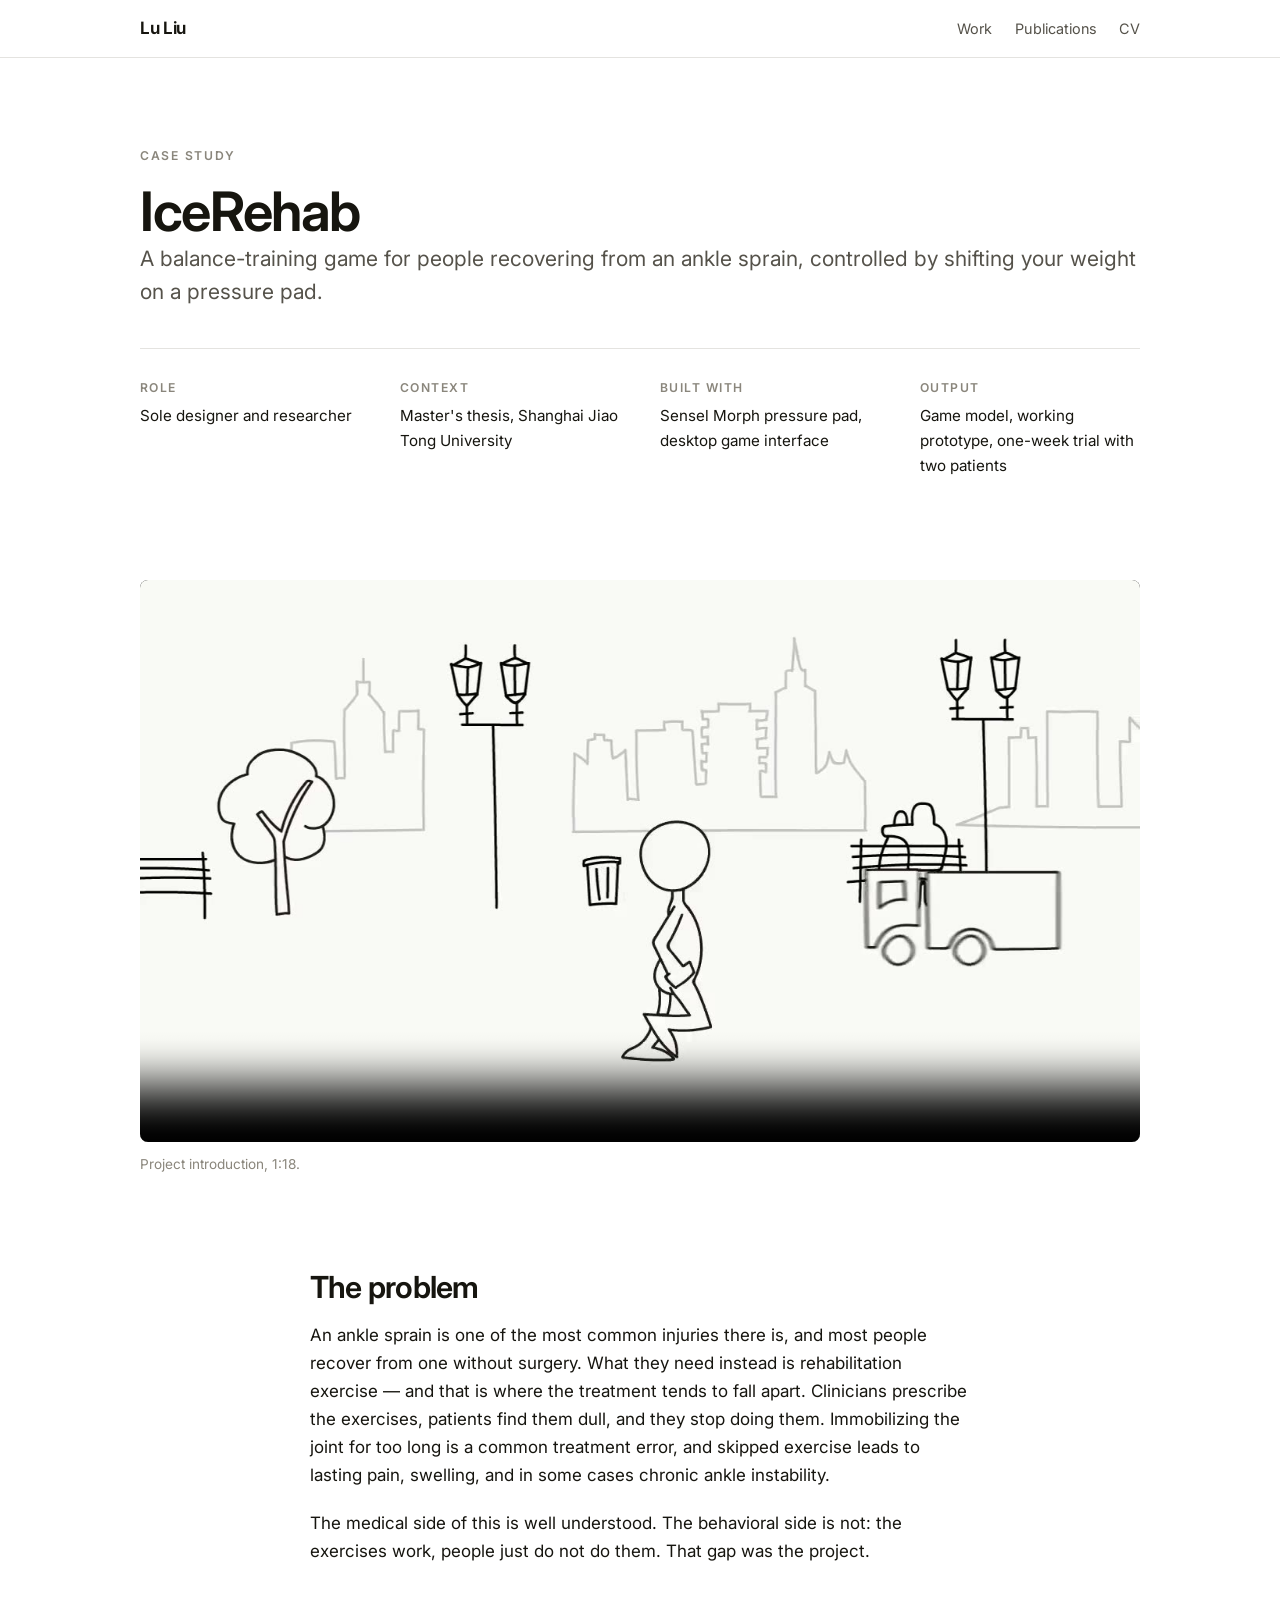
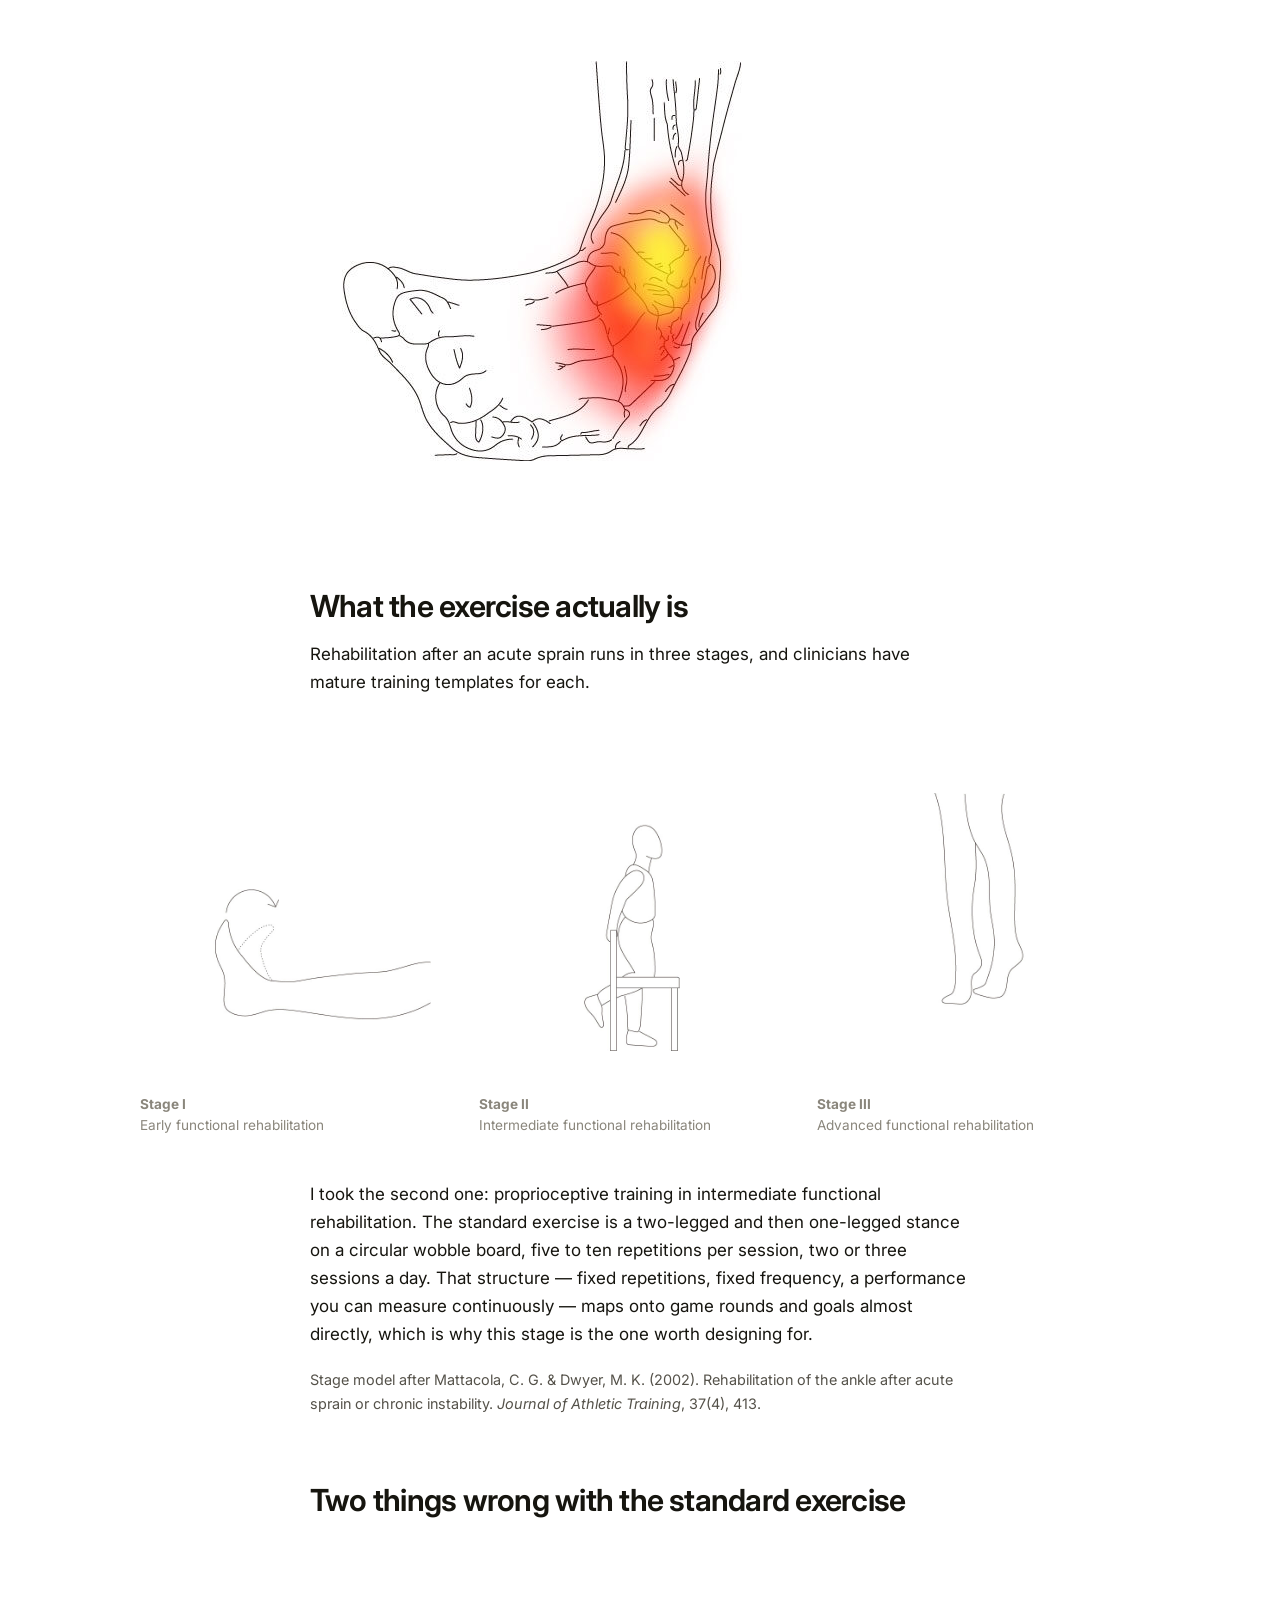
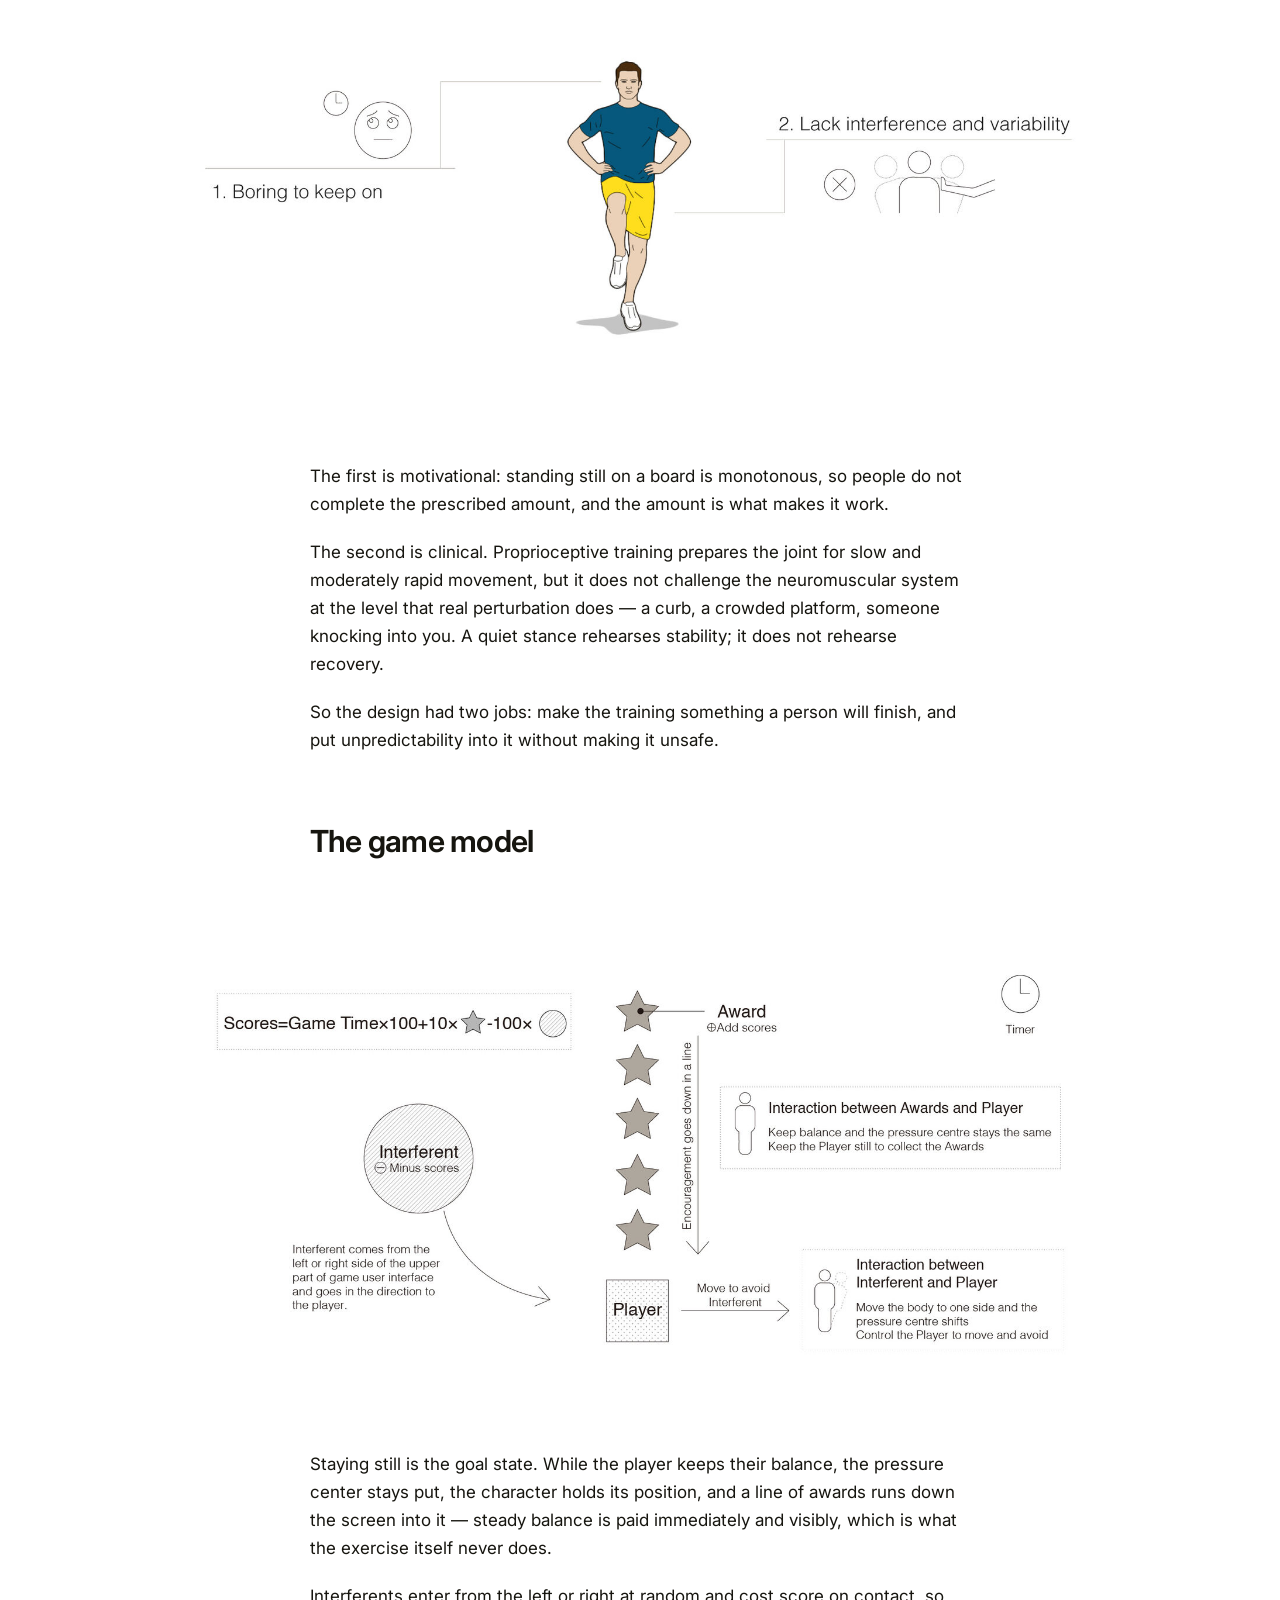
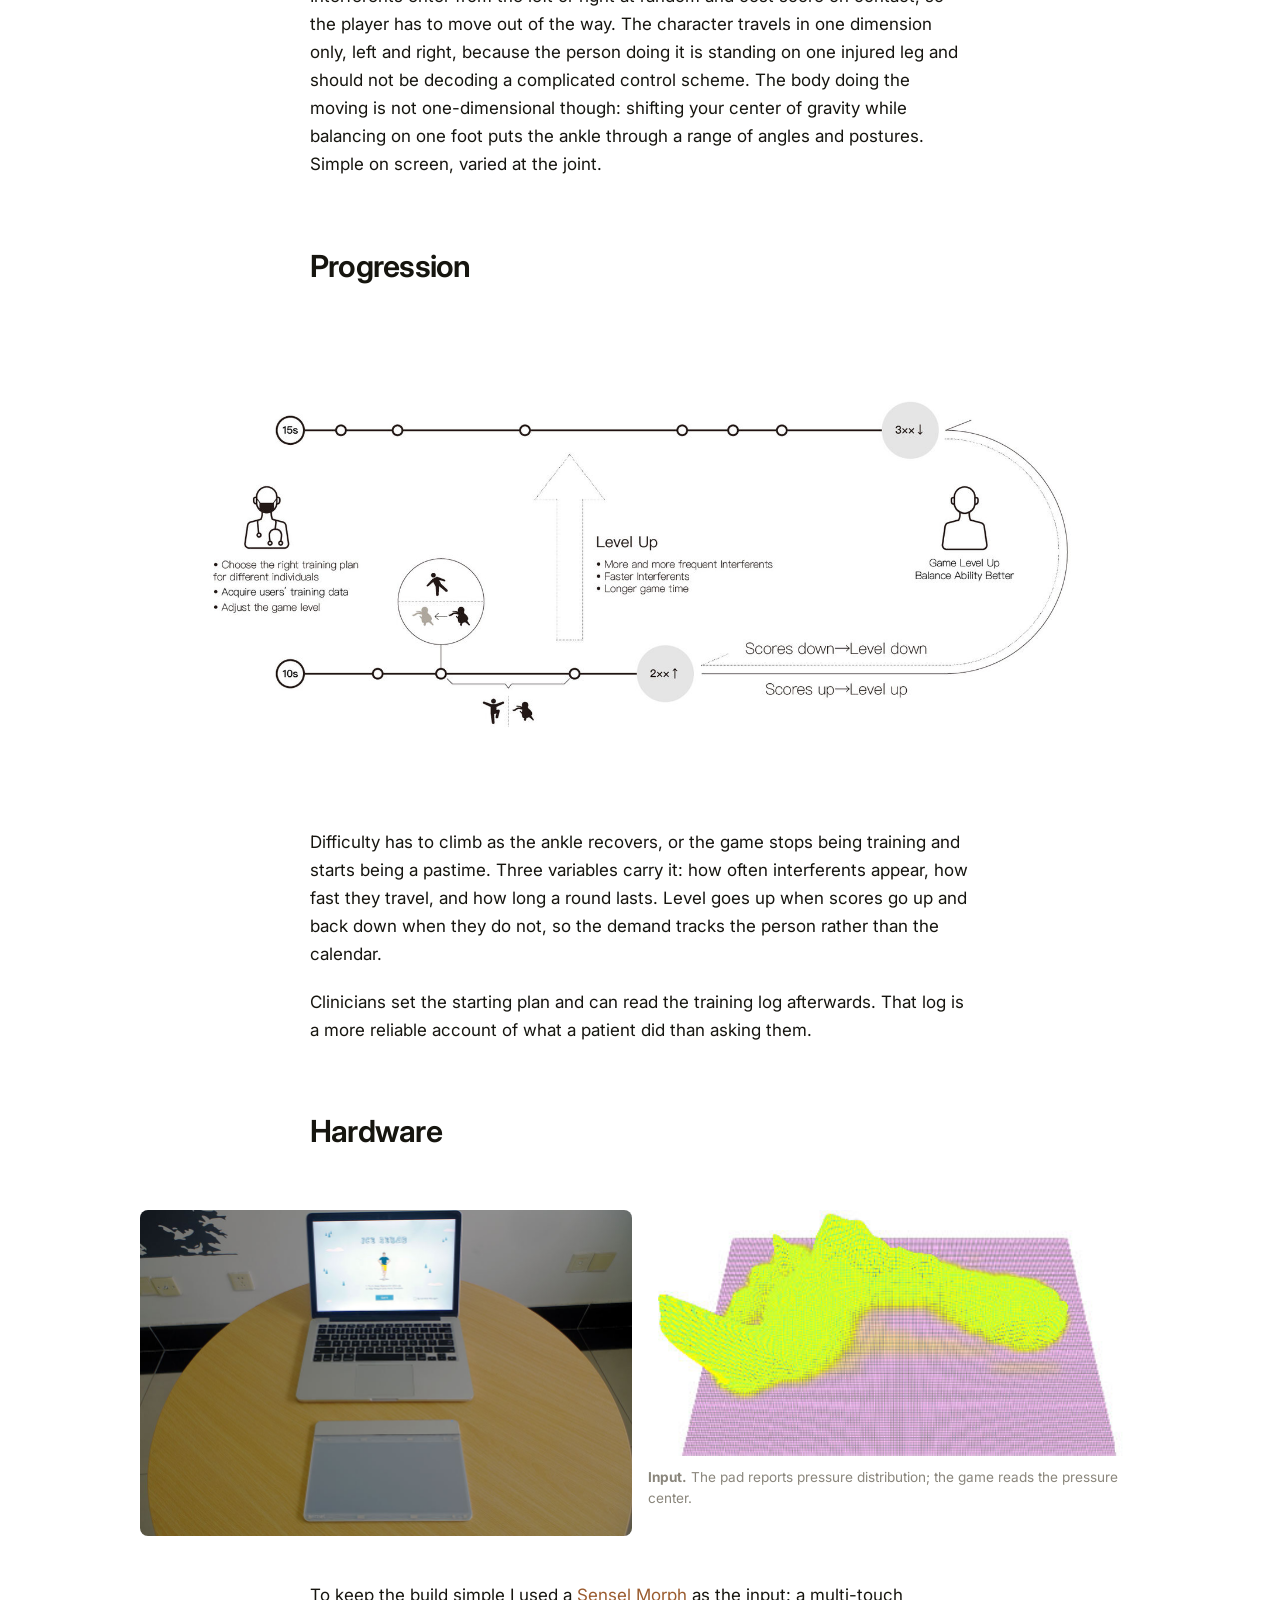
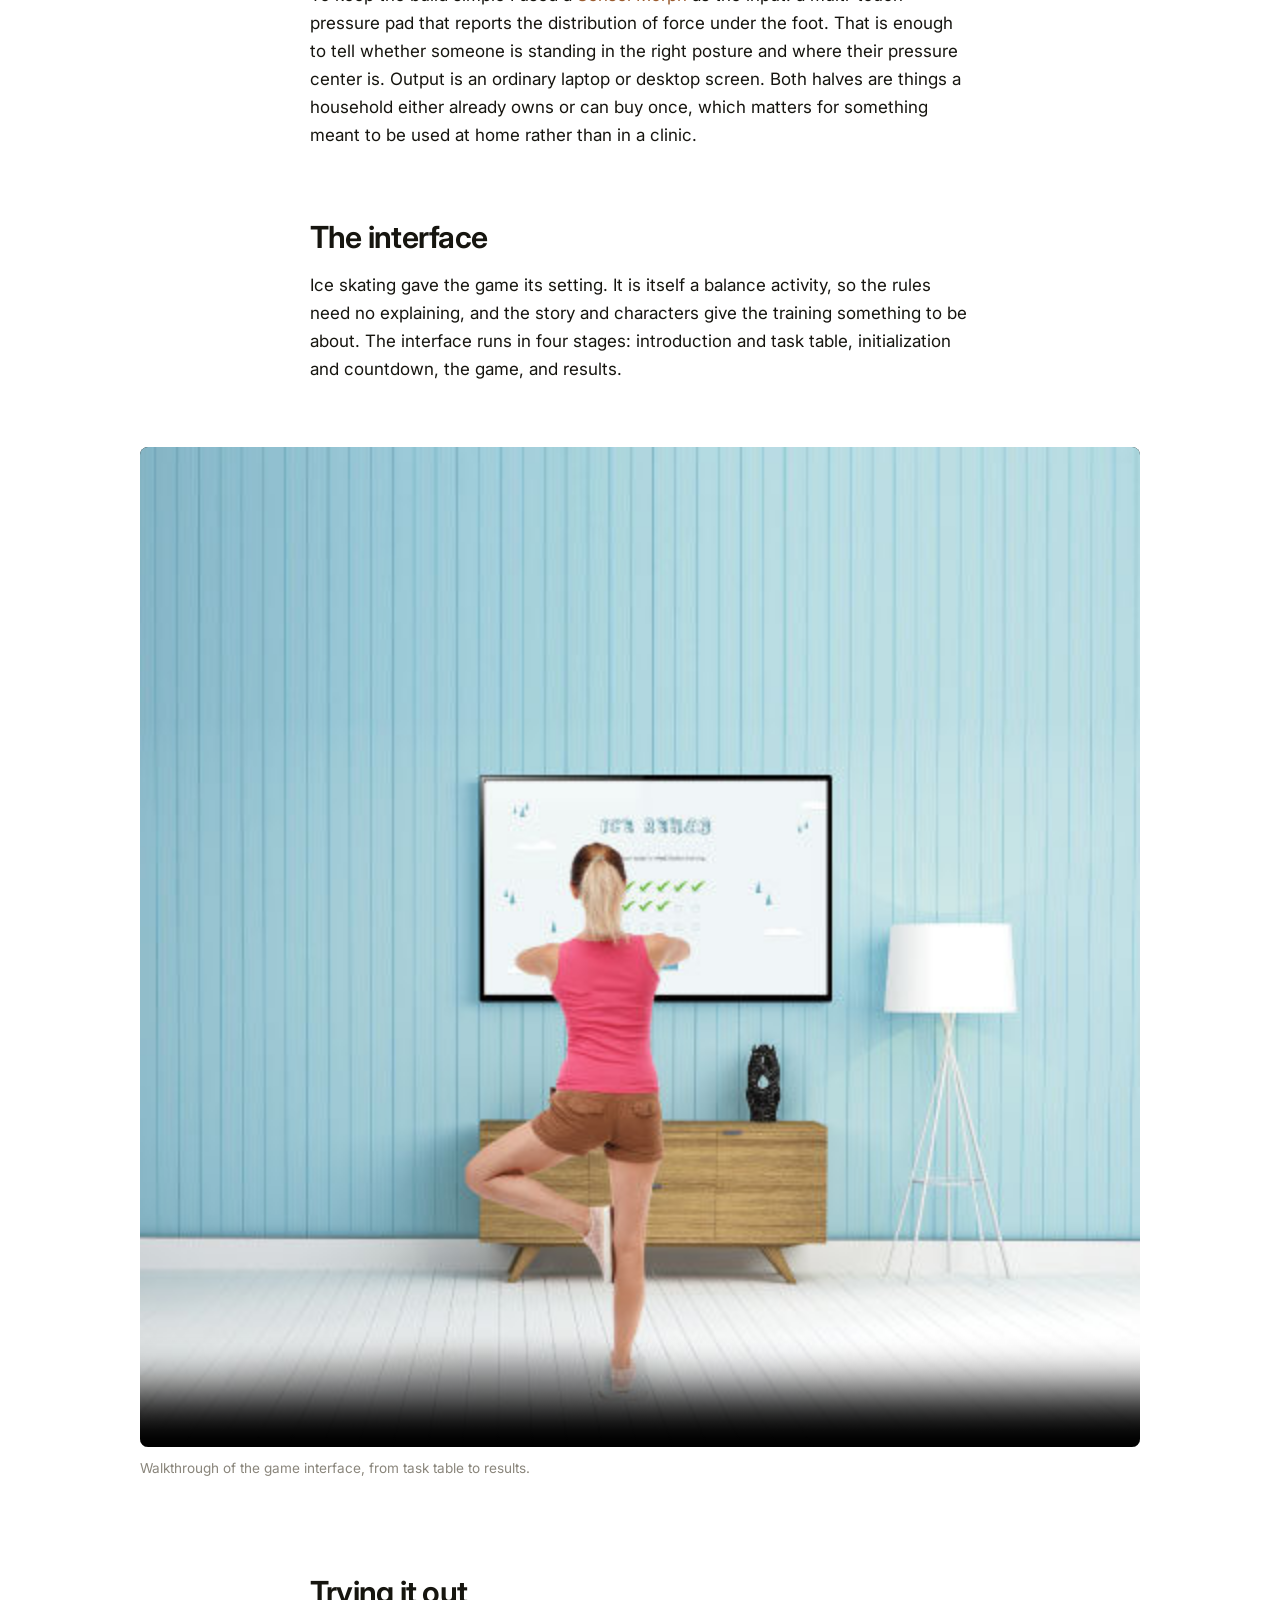
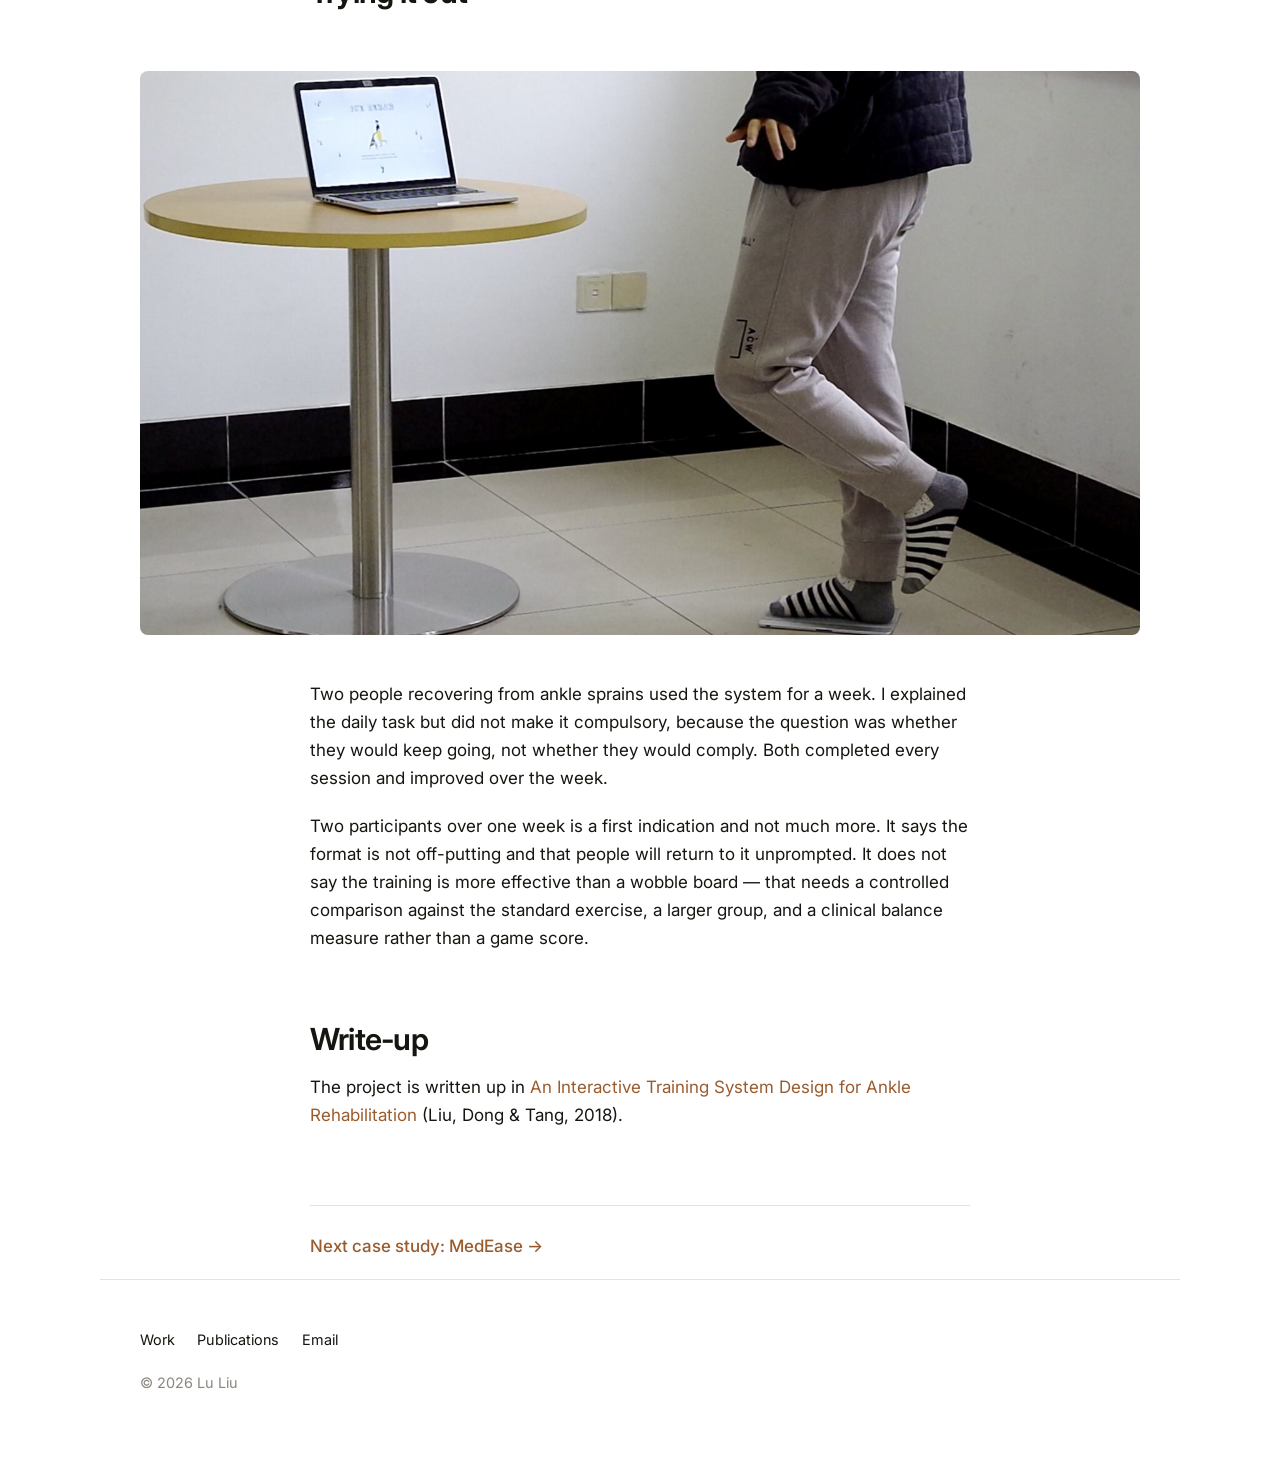
<file: icerehab.html>
<!doctype html>
<html lang="en">
<head>
<meta charset="utf-8">
<meta name="viewport" content="width=device-width, initial-scale=1">
<title>IceRehab — Lu Liu</title>
<meta name="description" content="A balance-training game for ankle rehabilitation, controlled by shifting weight on a pressure pad: game model, working prototype, and a one-week trial with two patients.">
<link rel="preconnect" href="https://fonts.googleapis.com">
<link rel="preconnect" href="https://fonts.gstatic.com" crossorigin>
<link href="https://fonts.googleapis.com/css2?family=Inter:wght@400;500;600;650&display=swap" rel="stylesheet">
<link rel="icon" href="favicon.svg" type="image/svg+xml">
<link rel="stylesheet" href="style.css">
</head>
<body>

<a class="skip" href="#main">Skip to content</a>

<nav class="nav">
  <div class="nav-in">
    <a class="nav-name" href="index.html">Lu Liu</a>
    <div class="nav-links">
      <a href="index.html#work">Work</a>
      <a href="publications.html">Publications</a>
      <a href="files/cv.pdf">CV</a>
    </div>
  </div>
</nav>

<main id="main">

<header class="case-head wrap">
  <p class="eyebrow">Case study</p>
  <h1>IceRehab</h1>
  <p class="lede">
    A balance-training game for people recovering from an ankle sprain, controlled
    by shifting your weight on a pressure pad.
  </p>

  <dl class="case-facts">
    <div><dt>Role</dt><dd>Sole designer and researcher</dd></div>
    <div><dt>Context</dt><dd>Master's thesis, Shanghai Jiao Tong University</dd></div>
    <div><dt>Built with</dt><dd>Sensel Morph pressure pad, desktop game interface</dd></div>
    <div><dt>Output</dt><dd>Game model, working prototype, one-week trial with two patients</dd></div>
  </dl>
</header>

<div class="wrap">
<article class="case-body">

  <figure class="wide">
    <video controls preload="metadata" poster="img/icerehab/intro_poster.jpg" playsinline>
      <source src="img/video/icerehab-intro.mp4" type="video/mp4">
      Your browser does not support HTML5 video.
    </video>
    <figcaption>Project introduction, 1:18.</figcaption>
  </figure>

  <h2>The problem</h2>
  <p>
    An ankle sprain is one of the most common injuries there is, and most people recover
    from one without surgery. What they need instead is rehabilitation exercise — and that
    is where the treatment tends to fall apart. Clinicians prescribe the exercises,
    patients find them dull, and they stop doing them. Immobilizing the joint for too long
    is a common treatment error, and skipped exercise leads to lasting pain, swelling, and
    in some cases chronic ankle instability.
  </p>
  <p>
    The medical side of this is well understood. The behavioral side is not: the exercises
    work, people just do not do them. That gap was the project.
  </p>

  <figure class="diagram">
    <img src="img/icerehab/ankle_sprain.jpg" alt="Illustration of an ankle sprain: the ligaments on the outside of the ankle overstretched.">
  </figure>

  <h2>What the exercise actually is</h2>
  <p>
    Rehabilitation after an acute sprain runs in three stages, and clinicians have mature
    training templates for each.
  </p>

  <div class="grid3">
    <figure class="diagram">
      <img src="img/icerehab/ankle_rehab_stage1.jpg" alt="Illustration of early functional rehabilitation exercises for the ankle.">
      <figcaption><strong>Stage I</strong><br>Early functional rehabilitation</figcaption>
    </figure>
    <figure class="diagram">
      <img src="img/icerehab/ankle_rehab_stage2.jpg" alt="Illustration of intermediate functional rehabilitation: balance work on an unstable surface.">
      <figcaption><strong>Stage II</strong><br>Intermediate functional rehabilitation</figcaption>
    </figure>
    <figure class="diagram">
      <img src="img/icerehab/ankle_rehab_stage3.jpg" alt="Illustration of advanced functional rehabilitation exercises for the ankle.">
      <figcaption><strong>Stage III</strong><br>Advanced functional rehabilitation</figcaption>
    </figure>
  </div>

  <p>
    I took the second one: proprioceptive training in intermediate functional
    rehabilitation. The standard exercise is a two-legged and then one-legged stance on a
    circular wobble board, five to ten repetitions per session, two or three sessions a
    day. That structure — fixed repetitions, fixed frequency, a performance you can
    measure continuously — maps onto game rounds and goals almost directly, which is why
    this stage is the one worth designing for.
  </p>
  <p class="small muted">
    Stage model after Mattacola, C. G. &amp; Dwyer, M. K. (2002). Rehabilitation of the
    ankle after acute sprain or chronic instability. <em>Journal of Athletic Training</em>,
    37(4), 413.
  </p>

  <h2>Two things wrong with the standard exercise</h2>

  <figure class="wide diagram">
    <img src="img/icerehab/ankle_rehab_issues.jpg" alt="Diagram of a person standing on one leg, annotated with two problems: boring to keep on, and lack of interference and variability.">
  </figure>

  <p>
    The first is motivational: standing still on a board is monotonous, so people do not
    complete the prescribed amount, and the amount is what makes it work.
  </p>
  <p>
    The second is clinical. Proprioceptive training prepares the joint for slow and
    moderately rapid movement, but it does not challenge the neuromuscular system at the
    level that real perturbation does — a curb, a crowded platform, someone knocking into
    you. A quiet stance rehearses stability; it does not rehearse recovery.
  </p>
  <p>
    So the design had two jobs: make the training something a person will finish, and put
    unpredictability into it without making it unsafe.
  </p>

  <h2>The game model</h2>

  <figure class="wide diagram">
    <img src="img/icerehab/game_model.jpg" alt="Game model diagram: the score formula, awards falling in a line that the player collects by staying still, and interferents entering from the side that the player must dodge by shifting their pressure center.">
  </figure>

  <p>
    Staying still is the goal state. While the player keeps their balance, the pressure
    center stays put, the character holds its position, and a line of awards runs down the
    screen into it — steady balance is paid immediately and visibly, which is what the
    exercise itself never does.
  </p>
  <p>
    Interferents enter from the left or right at random and cost score on contact, so the
    player has to move out of the way. The character travels in one dimension only, left
    and right, because the person doing it is standing on one injured leg and should not
    be decoding a complicated control scheme. The body doing the moving is not
    one-dimensional though: shifting your center of gravity while balancing on one foot
    puts the ankle through a range of angles and postures. Simple on screen, varied at the
    joint.
  </p>

  <h2>Progression</h2>

  <figure class="wide diagram">
    <img src="img/icerehab/progression_path.jpg" alt="Progression diagram: a clinician sets the training plan and reads training data, while the game levels up or down with the player's score by making interferents more frequent and faster and rounds longer.">
  </figure>

  <p>
    Difficulty has to climb as the ankle recovers, or the game stops being training and
    starts being a pastime. Three variables carry it: how often interferents appear, how
    fast they travel, and how long a round lasts. Level goes up when scores go up and back
    down when they do not, so the demand tracks the person rather than the calendar.
  </p>
  <p>
    Clinicians set the starting plan and can read the training log afterwards. That log is
    a more reliable account of what a patient did than asking them.
  </p>

  <h2>Hardware</h2>

  <div class="grid2">
    <figure>
      <img src="img/icerehab/hardware.jpg" alt="The two hardware parts of the system: a multi-touch pressure sensor pad and a laptop.">
    </figure>
    <figure>
      <img src="img/icerehab/input_2.jpg" alt="A foot standing on the multi-touch pressure pad, with the pressure distribution visualized.">
      <figcaption><strong>Input.</strong> The pad reports pressure distribution; the game reads the pressure center.</figcaption>
    </figure>
  </div>

  <p>
    To keep the build simple I used a <a href="https://sensel.com/">Sensel Morph</a> as the
    input: a multi-touch pressure pad that reports the distribution of force under the
    foot. That is enough to tell whether someone is standing in the right posture and
    where their pressure center is. Output is an ordinary laptop or desktop screen. Both
    halves are things a household either already owns or can buy once, which matters for
    something meant to be used at home rather than in a clinic.
  </p>

  <h2>The interface</h2>
  <p>
    Ice skating gave the game its setting. It is itself a balance activity, so the rules
    need no explaining, and the story and characters give the training something to be
    about. The interface runs in four stages: introduction and task table, initialization
    and countdown, the game, and results.
  </p>

  <figure class="wide">
    <video controls preload="metadata" poster="img/icerehab/thumbnail.jpg" playsinline>
      <source src="img/video/icerehab-ui.mp4" type="video/mp4">
      Your browser does not support HTML5 video.
    </video>
    <figcaption>Walkthrough of the game interface, from task table to results.</figcaption>
  </figure>

  <h2>Trying it out</h2>

  <figure class="wide">
    <img src="img/icerehab/user_test.jpg" alt="Photographs from the one-week trial: a participant standing on the pressure pad in front of a screen running the game.">
  </figure>

  <p>
    Two people recovering from ankle sprains used the system for a week. I explained the
    daily task but did not make it compulsory, because the question was whether they would
    keep going, not whether they would comply. Both completed every session and improved
    over the week.
  </p>
  <p>
    Two participants over one week is a first indication and not much more. It says the
    format is not off-putting and that people will return to it unprompted. It does not
    say the training is more effective than a wobble board — that needs a controlled
    comparison against the standard exercise, a larger group, and a clinical balance
    measure rather than a game score.
  </p>

  <h2>Write-up</h2>
  <p>
    The project is written up in
    <a href="files/ankle-rehabilitation-2018.pdf">An Interactive Training System Design for
    Ankle Rehabilitation</a> (Liu, Dong &amp; Tang, 2018).
  </p>

  <p class="next-case">
    <a href="medease.html">Next case study: MedEase →</a>
  </p>

</article>
</div>

</main>

<footer class="wrap">
  <div class="foot-links">
    <a href="index.html#work">Work</a>
    <a href="publications.html">Publications</a>
    <a href="mailto:luluwhat12@gmail.com">Email</a>
  </div>
  <p>© 2026 Lu Liu</p>
</footer>

</body>
</html>
</file>
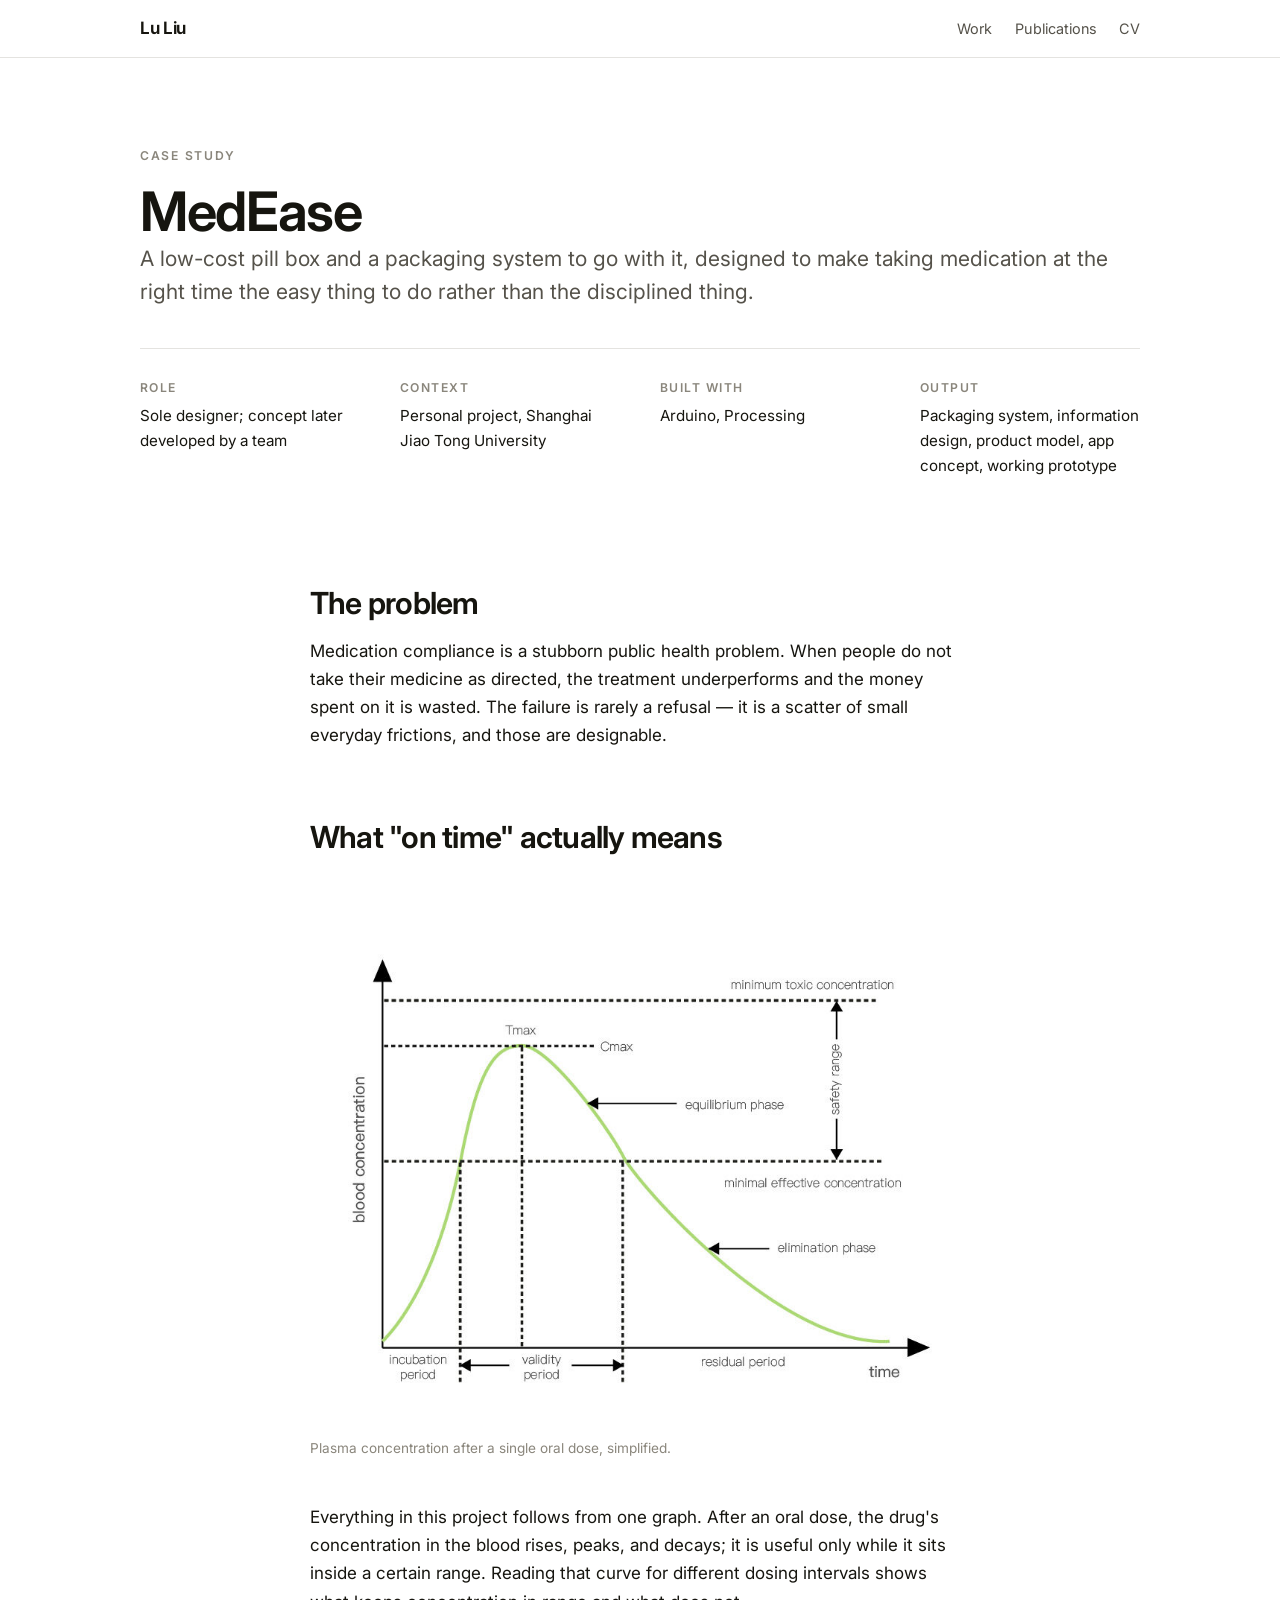
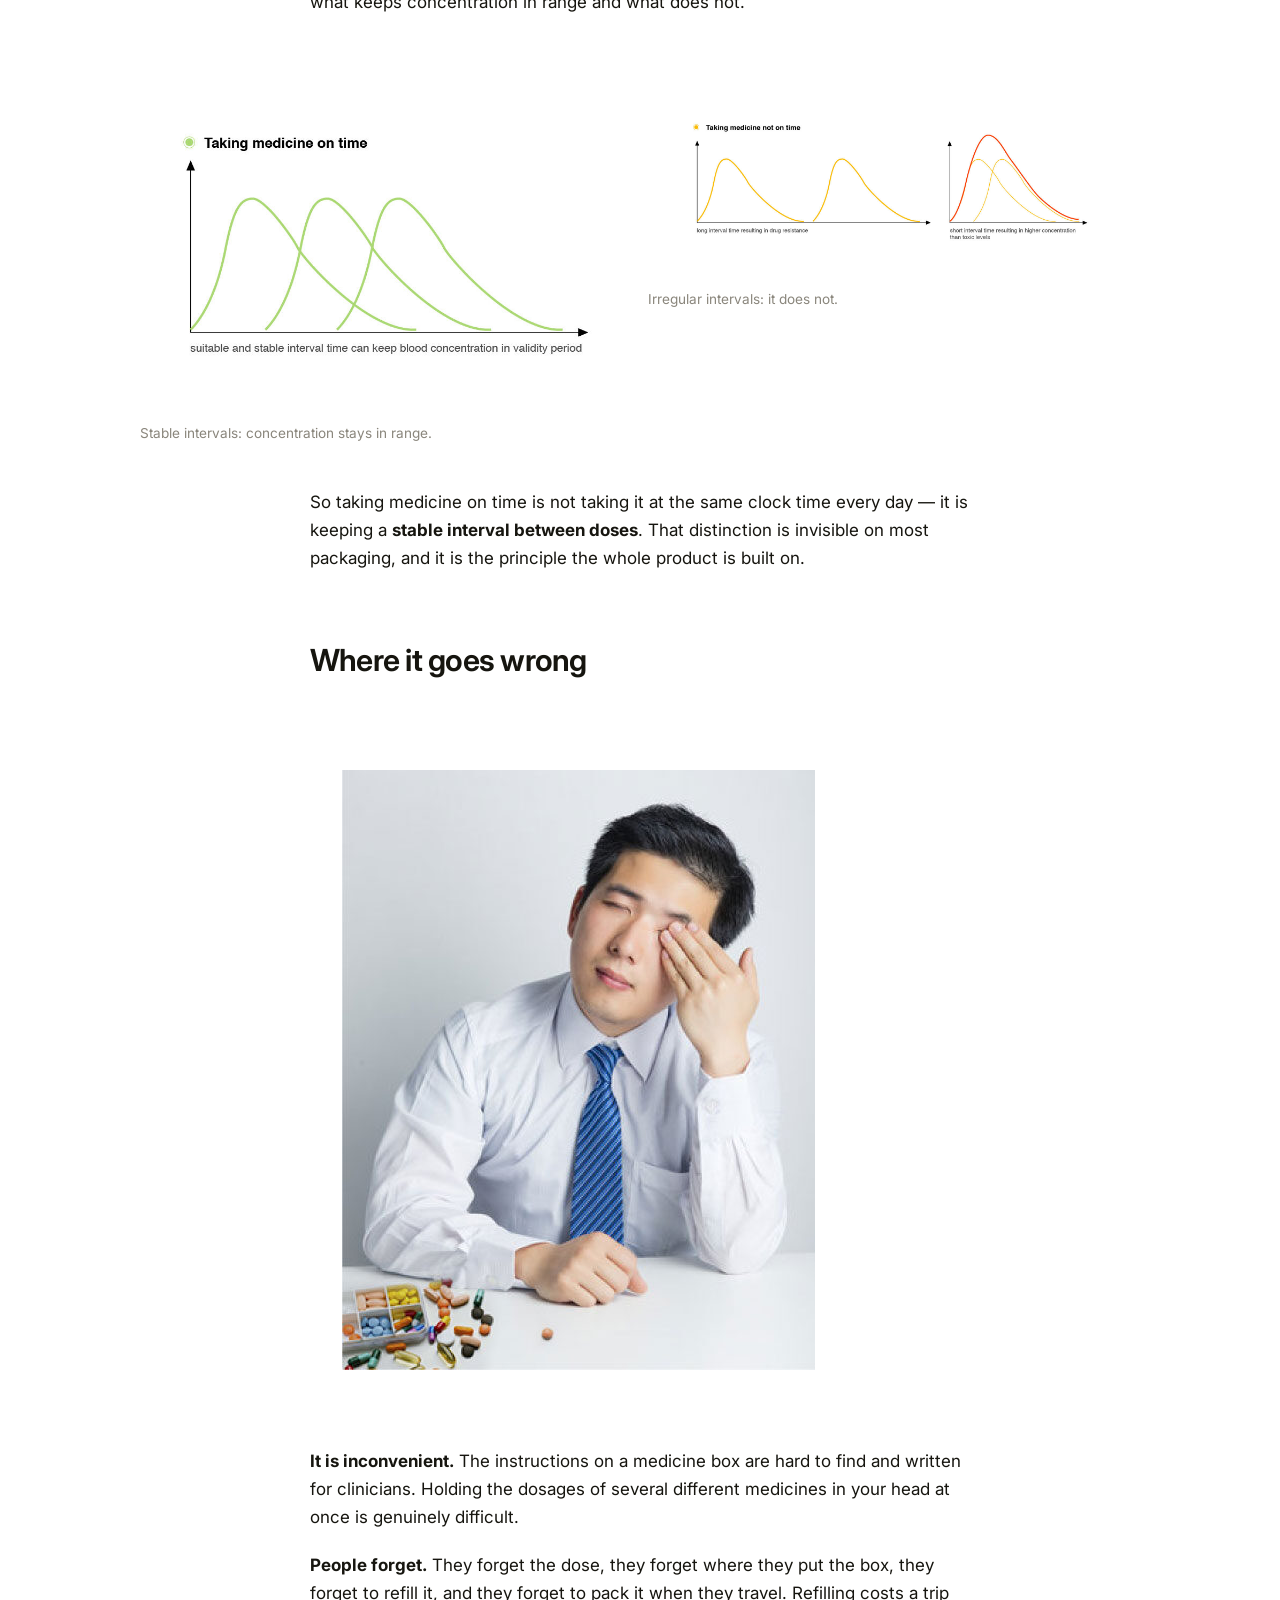
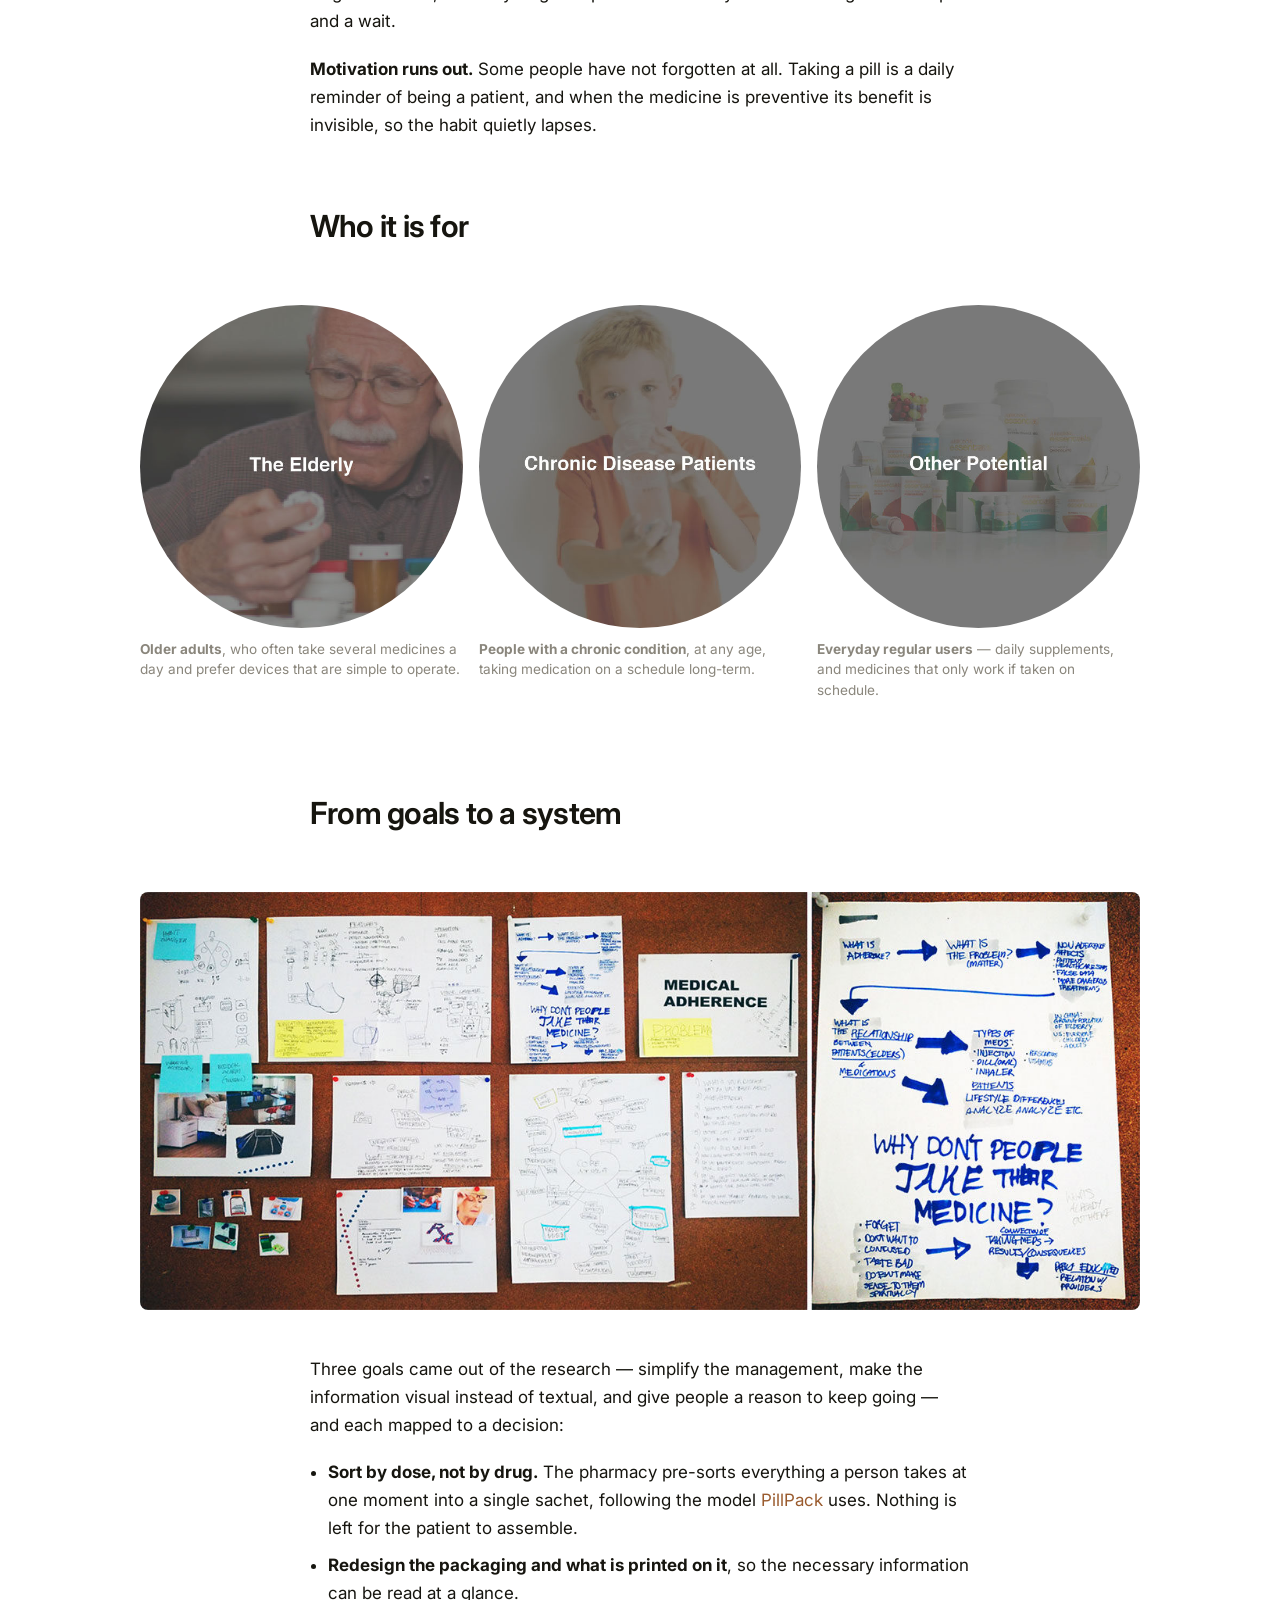
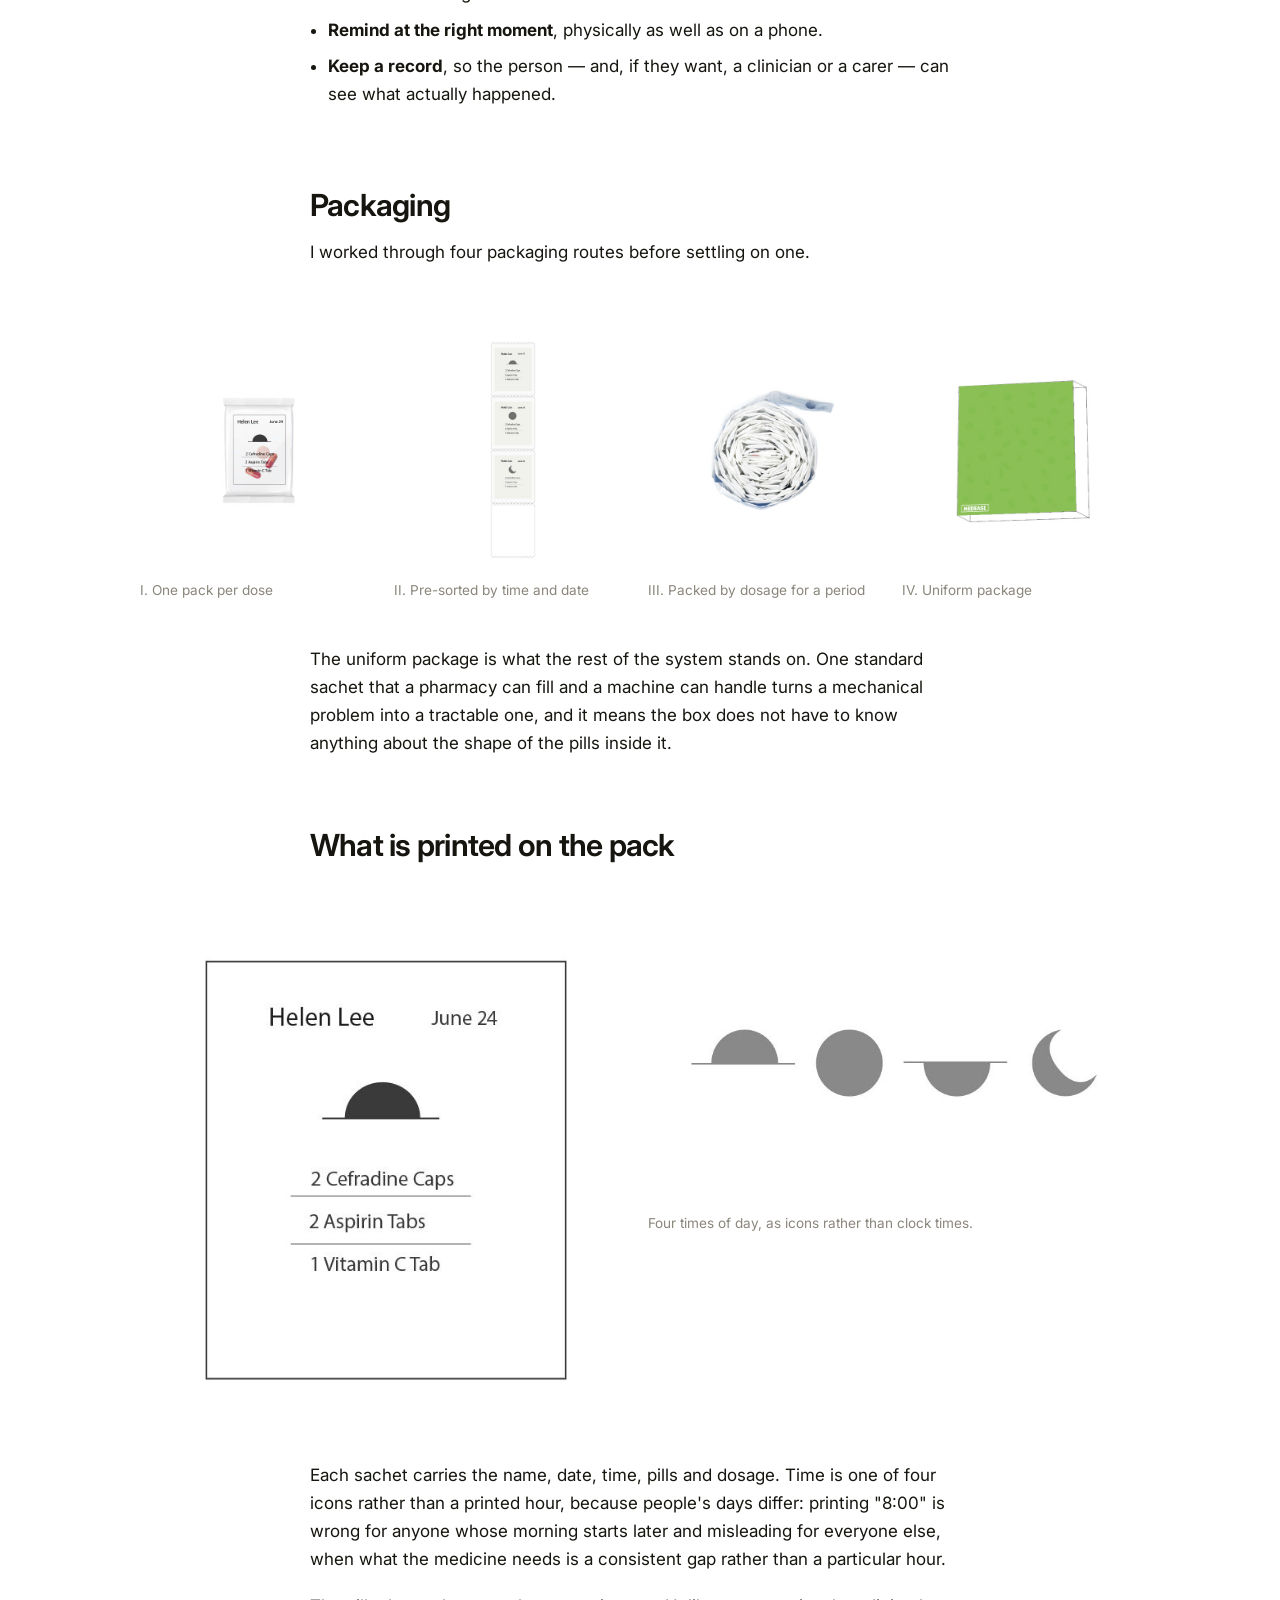
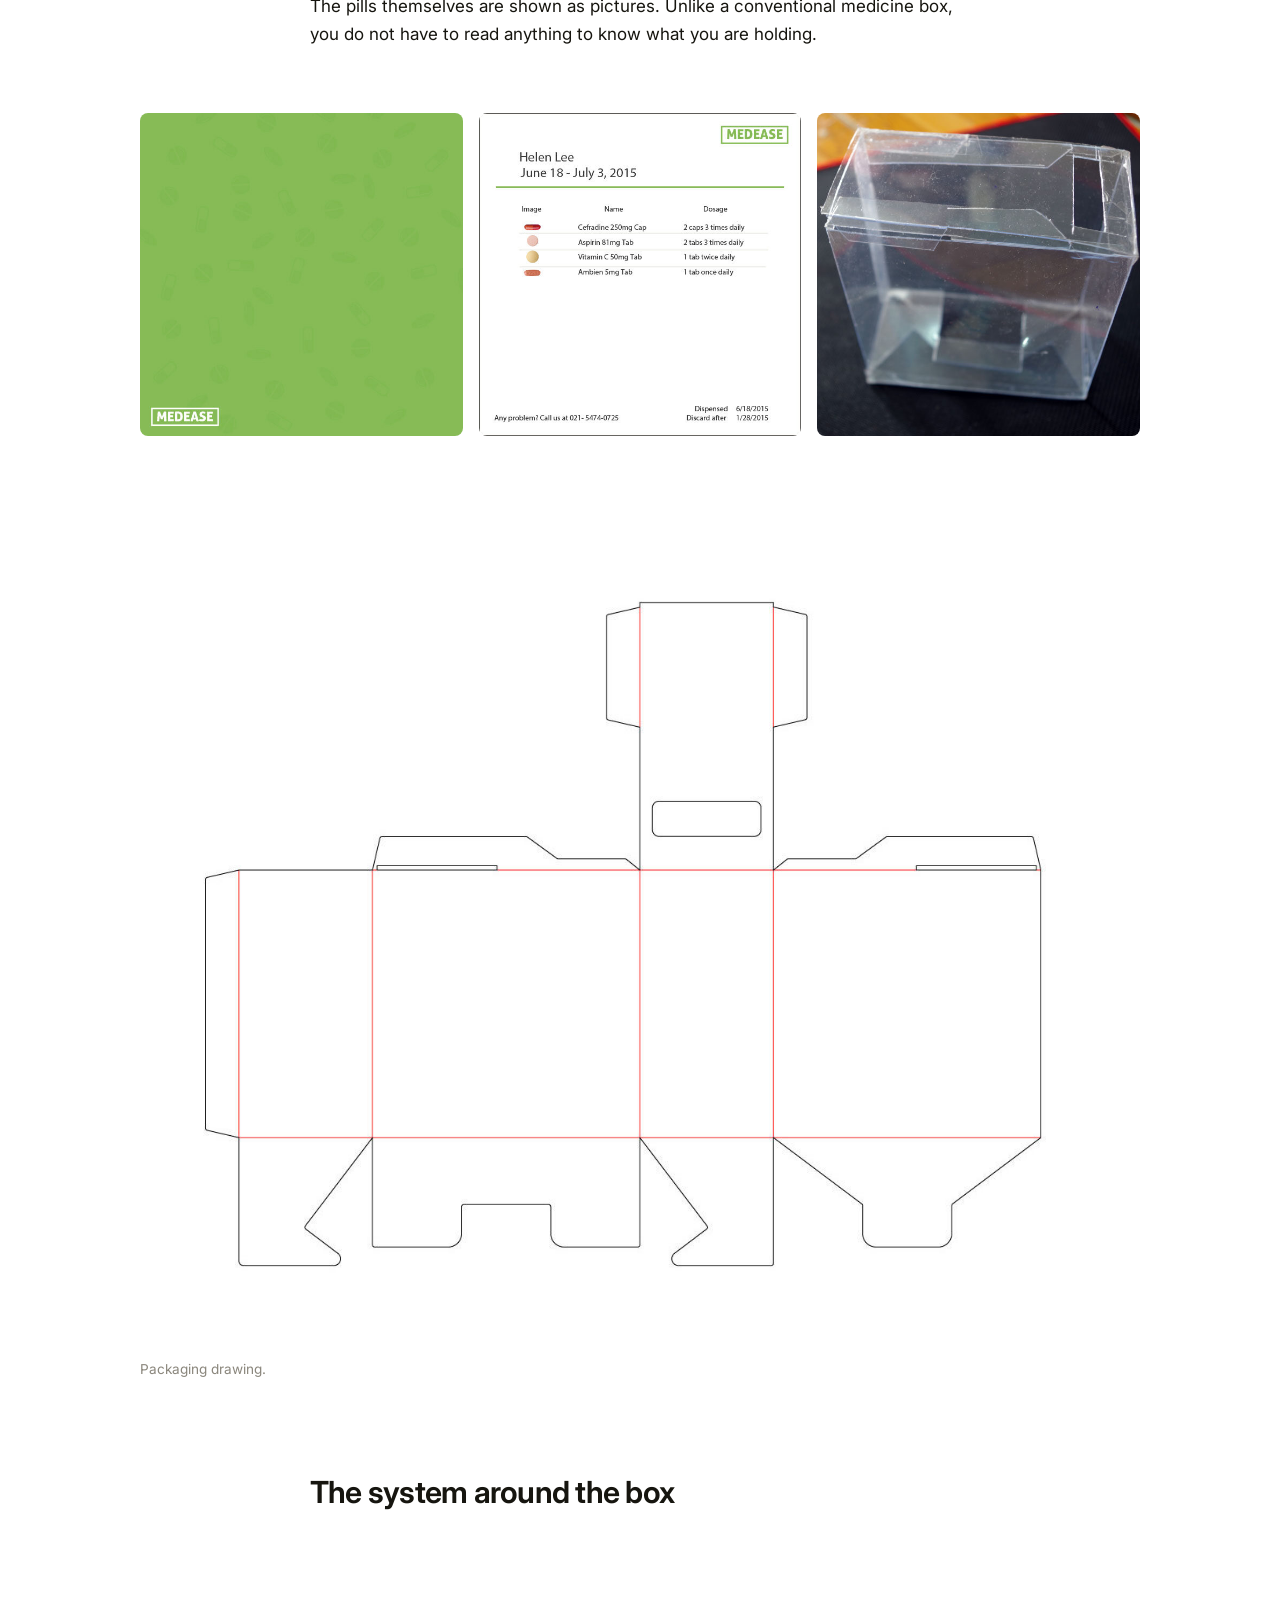
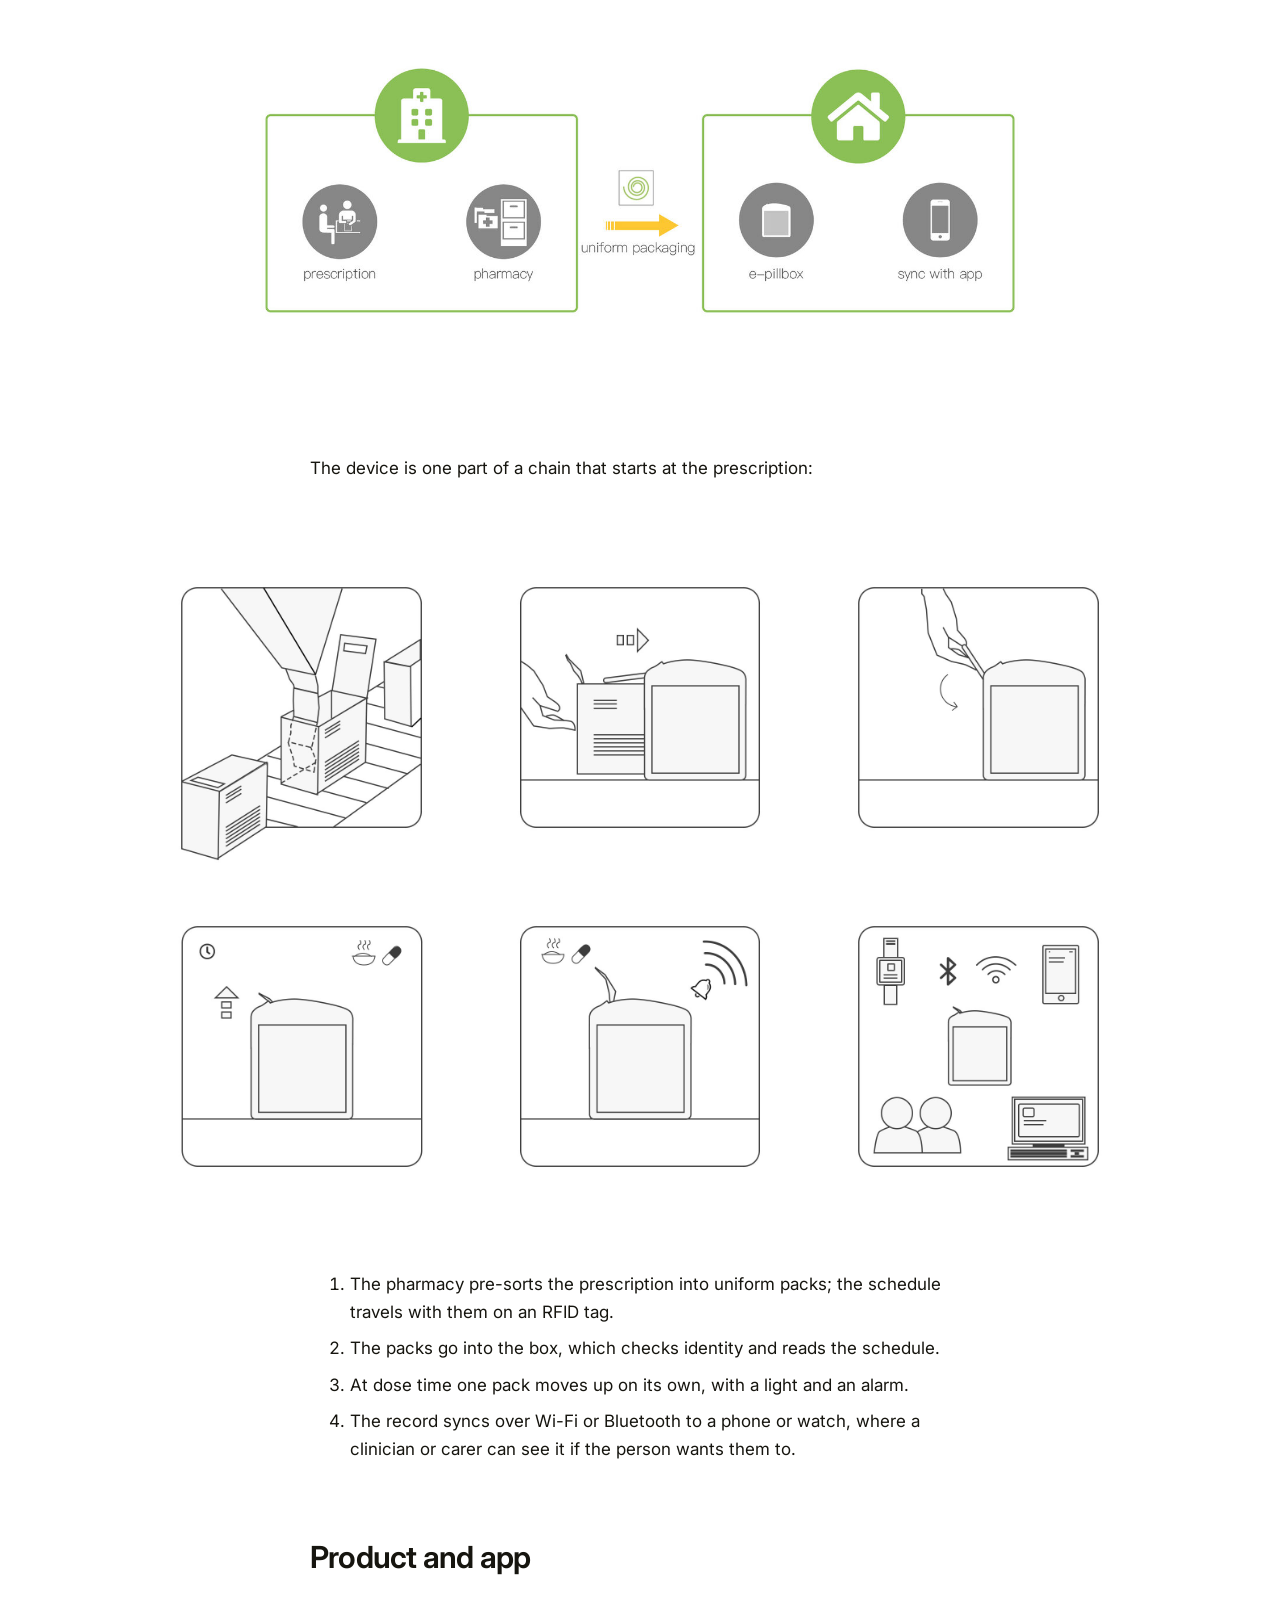
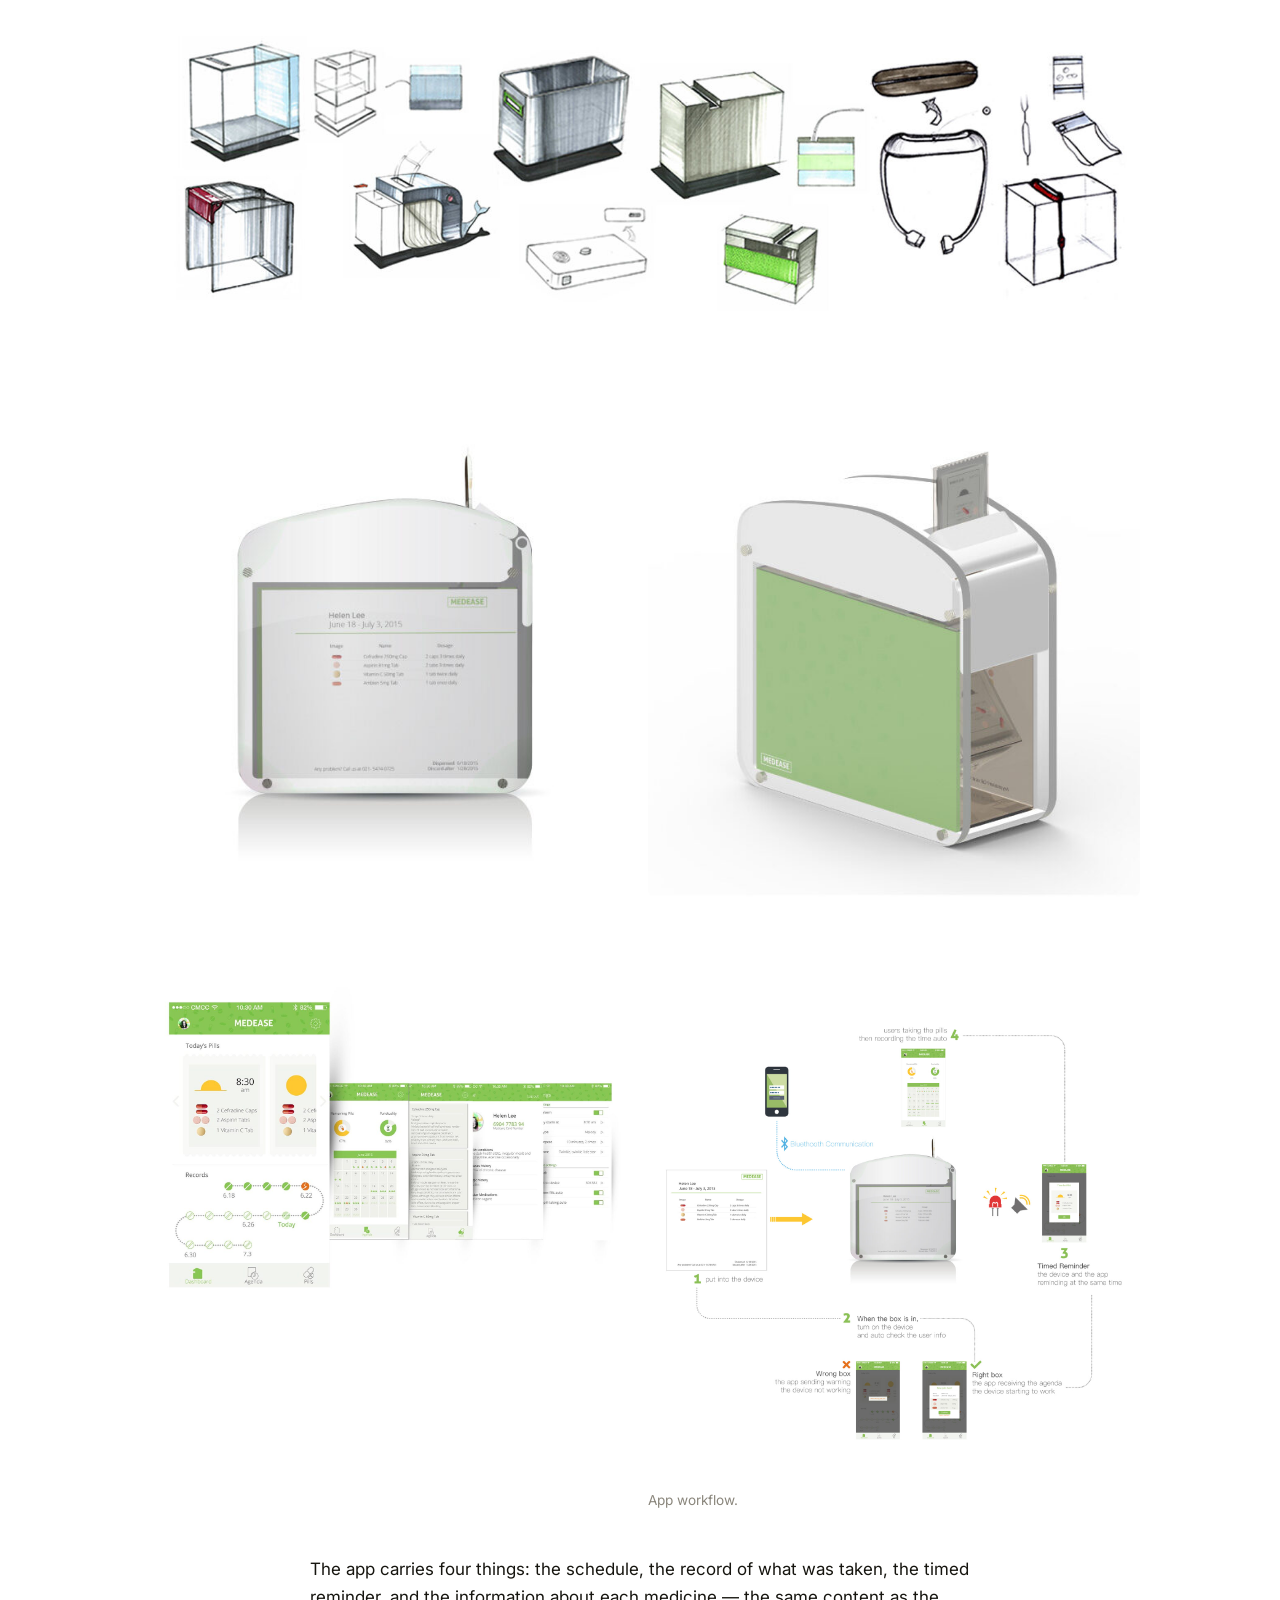
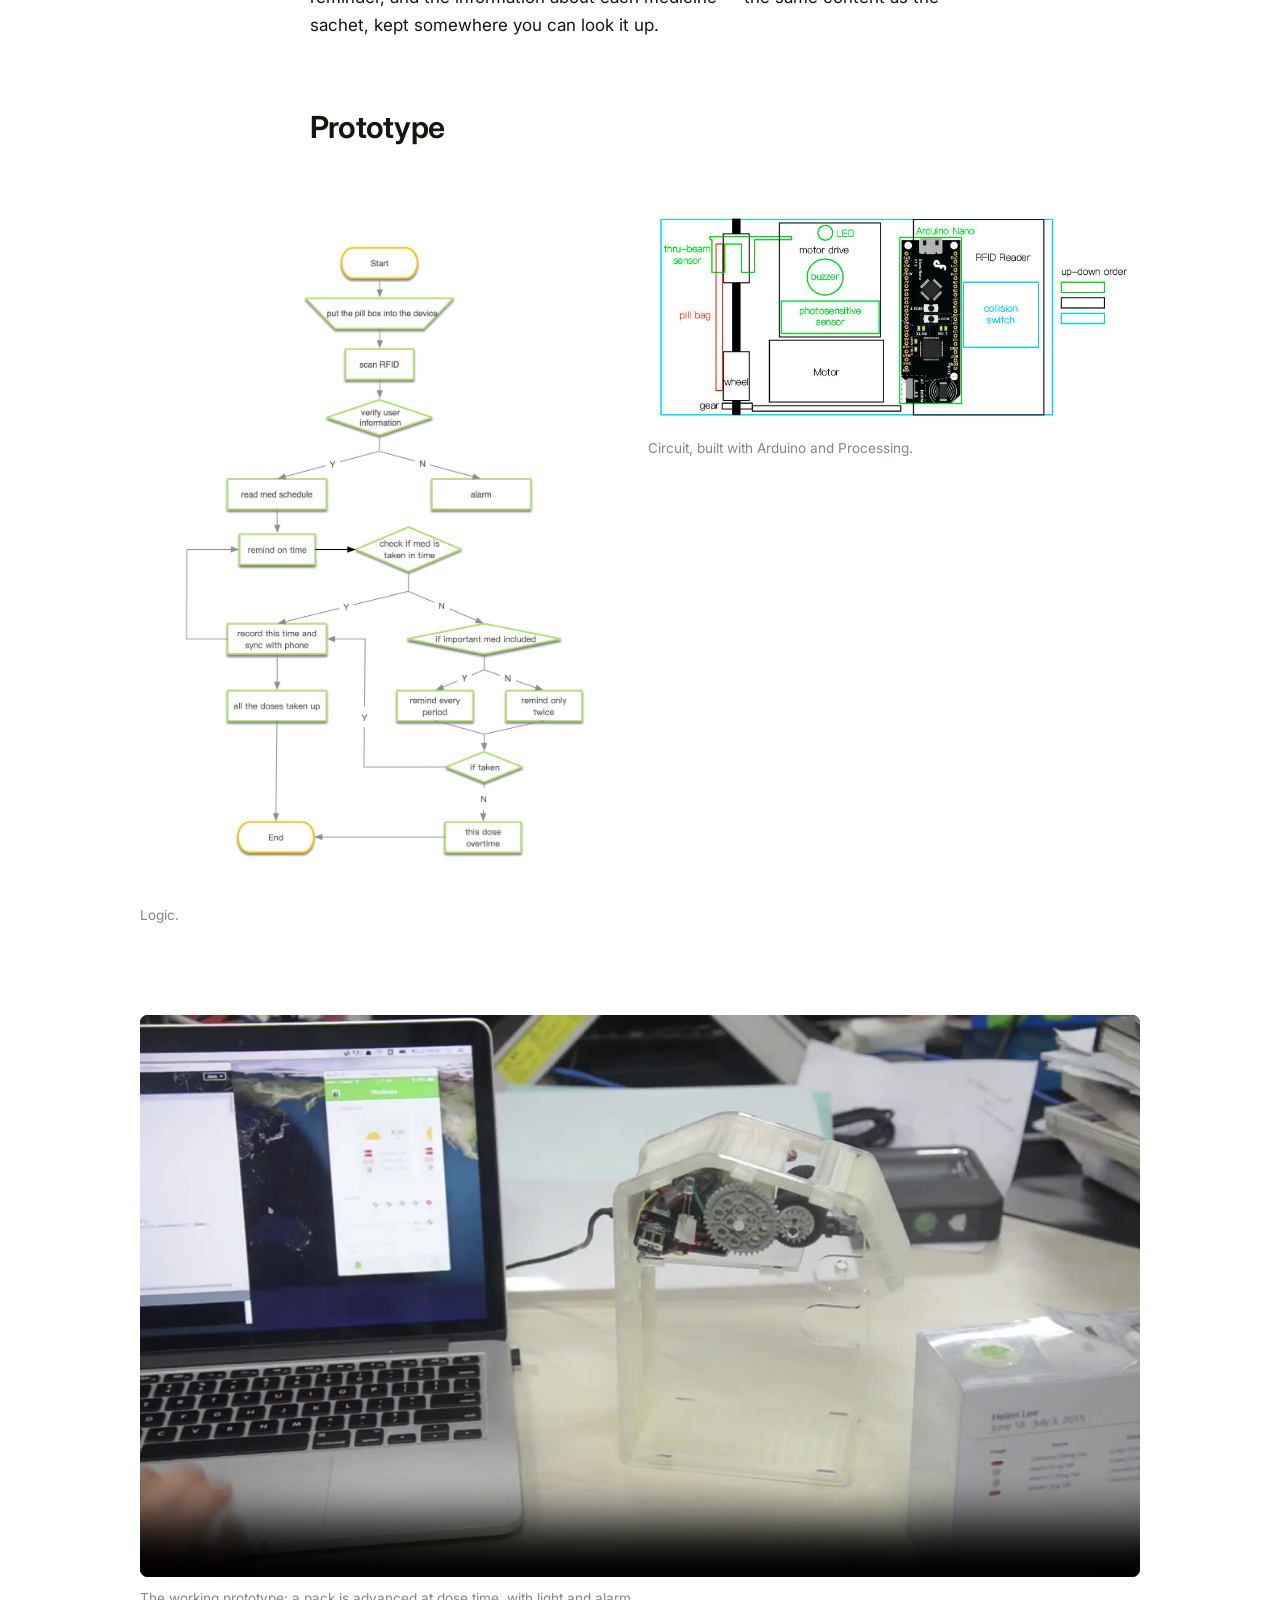
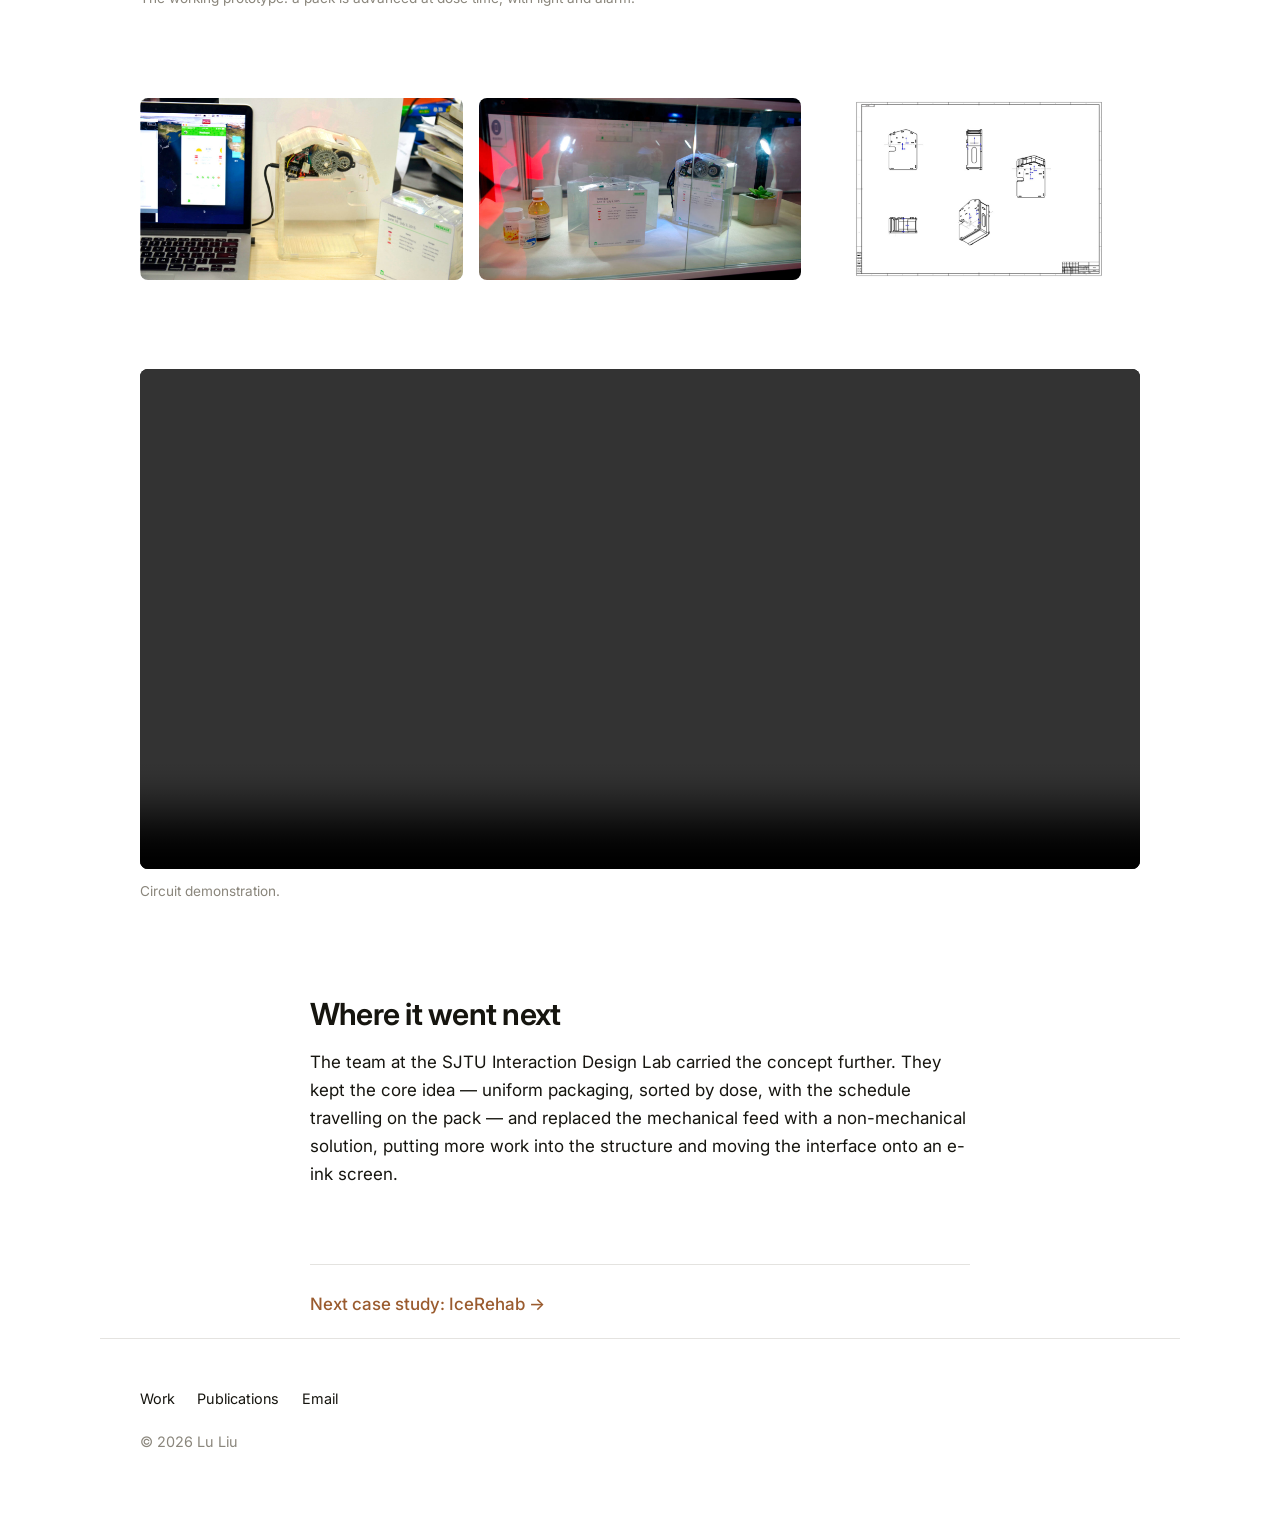
<file: medease.html>
<!doctype html>
<html lang="en">
<head>
<meta charset="utf-8">
<meta name="viewport" content="width=device-width, initial-scale=1">
<title>MedEase — Lu Liu</title>
<meta name="description" content="A low-cost pill box and packaging system for personal medication management: packaging, visual information design, product model, app concept and a working prototype.">
<link rel="preconnect" href="https://fonts.googleapis.com">
<link rel="preconnect" href="https://fonts.gstatic.com" crossorigin>
<link href="https://fonts.googleapis.com/css2?family=Inter:wght@400;500;600;650&display=swap" rel="stylesheet">
<link rel="icon" href="favicon.svg" type="image/svg+xml">
<link rel="stylesheet" href="style.css">
</head>
<body>

<a class="skip" href="#main">Skip to content</a>

<nav class="nav">
  <div class="nav-in">
    <a class="nav-name" href="index.html">Lu Liu</a>
    <div class="nav-links">
      <a href="index.html#work">Work</a>
      <a href="publications.html">Publications</a>
      <a href="files/cv.pdf">CV</a>
    </div>
  </div>
</nav>

<main id="main">

<header class="case-head wrap">
  <p class="eyebrow">Case study</p>
  <h1>MedEase</h1>
  <p class="lede">
    A low-cost pill box and a packaging system to go with it, designed to make taking
    medication at the right time the easy thing to do rather than the disciplined thing.
  </p>

  <dl class="case-facts">
    <div><dt>Role</dt><dd>Sole designer; concept later developed by a team</dd></div>
    <div><dt>Context</dt><dd>Personal project, Shanghai Jiao Tong University</dd></div>
    <div><dt>Built with</dt><dd>Arduino, Processing</dd></div>
    <div><dt>Output</dt><dd>Packaging system, information design, product model, app concept, working prototype</dd></div>
  </dl>
</header>

<div class="wrap">
<article class="case-body">

  <h2>The problem</h2>
  <p>
    Medication compliance is a stubborn public health problem. When people do not take
    their medicine as directed, the treatment underperforms and the money spent on it is
    wasted. The failure is rarely a refusal — it is a scatter of small everyday frictions,
    and those are designable.
  </p>

  <h2>What "on time" actually means</h2>

  <figure class="diagram">
    <img src="img/medease/concentration-time_curve.jpg" alt="A simplified plasma concentration-time curve after a single oral dose, rising to a peak and decaying, with the effective range marked.">
    <figcaption>Plasma concentration after a single oral dose, simplified.</figcaption>
  </figure>

  <p>
    Everything in this project follows from one graph. After an oral dose, the drug's
    concentration in the blood rises, peaks, and decays; it is useful only while it sits
    inside a certain range. Reading that curve for different dosing intervals shows what
    keeps concentration in range and what does not.
  </p>

  <div class="grid2">
    <figure class="diagram">
      <img src="img/medease/on_time_curve.jpg" alt="Overlapping concentration curves at stable intervals, keeping the level inside the effective range.">
      <figcaption>Stable intervals: concentration stays in range.</figcaption>
    </figure>
    <figure class="diagram">
      <img src="img/medease/not_on_time_curve.jpg" alt="Overlapping concentration curves at irregular intervals, with the level dropping below or climbing above the effective range.">
      <figcaption>Irregular intervals: it does not.</figcaption>
    </figure>
  </div>

  <p>
    So taking medicine on time is not taking it at the same clock time every day — it is
    keeping a <strong>stable interval between doses</strong>. That distinction is invisible
    on most packaging, and it is the principle the whole product is built on.
  </p>

  <h2>Where it goes wrong</h2>

  <figure class="diagram">
    <img src="img/medease/problems.jpg" alt="Illustration of the everyday problems with managing medication.">
  </figure>

  <p><strong>It is inconvenient.</strong> The instructions on a medicine box are hard to
    find and written for clinicians. Holding the dosages of several different medicines in
    your head at once is genuinely difficult.</p>
  <p><strong>People forget.</strong> They forget the dose, they forget where they put the
    box, they forget to refill it, and they forget to pack it when they travel. Refilling
    costs a trip and a wait.</p>
  <p><strong>Motivation runs out.</strong> Some people have not forgotten at all. Taking a
    pill is a daily reminder of being a patient, and when the medicine is preventive its
    benefit is invisible, so the habit quietly lapses.</p>

  <h2>Who it is for</h2>

  <div class="grid3">
    <figure>
      <img class="round" src="img/medease/elderly.jpg" alt="An older person.">
      <figcaption><strong>Older adults</strong>, who often take several medicines a day and prefer devices that are simple to operate.</figcaption>
    </figure>
    <figure>
      <img class="round" src="img/medease/chronic_disease.jpg" alt="A person of working age.">
      <figcaption><strong>People with a chronic condition</strong>, at any age, taking medication on a schedule long-term.</figcaption>
    </figure>
    <figure>
      <img class="round" src="img/medease/other_potential.jpg" alt="A younger person.">
      <figcaption><strong>Everyday regular users</strong> — daily supplements, and medicines that only work if taken on schedule.</figcaption>
    </figure>
  </div>

  <h2>From goals to a system</h2>

  <figure class="wide">
    <img src="img/medease/brainstorming.jpg" alt="Brainstorming board of concepts for medication management.">
  </figure>

  <p>Three goals came out of the research — simplify the management, make the information
    visual instead of textual, and give people a reason to keep going — and each mapped to
    a decision:</p>
  <ul>
    <li><strong>Sort by dose, not by drug.</strong> The pharmacy pre-sorts everything a
      person takes at one moment into a single sachet, following the model
      <a href="https://www.pillpack.com/">PillPack</a> uses. Nothing is left for the
      patient to assemble.</li>
    <li><strong>Redesign the packaging and what is printed on it</strong>, so the necessary
      information can be read at a glance.</li>
    <li><strong>Remind at the right moment</strong>, physically as well as on a phone.</li>
    <li><strong>Keep a record</strong>, so the person — and, if they want, a clinician or a
      carer — can see what actually happened.</li>
  </ul>

  <h2>Packaging</h2>
  <p>I worked through four packaging routes before settling on one.</p>

  <div class="grid4">
    <figure>
      <img src="img/medease/one_pack_design.jpg" alt="Packaging option one: an individual pack holding one dose.">
      <figcaption>I. One pack per dose</figcaption>
    </figure>
    <figure>
      <img src="img/medease/presorted_design.jpg" alt="Packaging option two: packs pre-sorted by time and date.">
      <figcaption>II. Pre-sorted by time and date</figcaption>
    </figure>
    <figure>
      <img src="img/medease/packed_dosage_design.jpg" alt="Packaging option three: a strip packed by dosage for a period.">
      <figcaption>III. Packed by dosage for a period</figcaption>
    </figure>
    <figure>
      <img src="img/medease/uniform_package_design.jpg" alt="Packaging option four: a uniform standard package.">
      <figcaption>IV. Uniform package</figcaption>
    </figure>
  </div>

  <p>
    The uniform package is what the rest of the system stands on. One standard sachet that
    a pharmacy can fill and a machine can handle turns a mechanical problem into a
    tractable one, and it means the box does not have to know anything about the shape of
    the pills inside it.
  </p>

  <h2>What is printed on the pack</h2>

  <div class="grid2">
    <figure>
      <img src="img/medease/visual_one_pack.jpg" alt="A single sachet showing name, date, time icon, pill images and dosage.">
    </figure>
    <figure class="diagram">
      <img src="img/medease/time_icons.jpg" alt="Four time-of-day icons: morning, midday, evening and night.">
      <figcaption>Four times of day, as icons rather than clock times.</figcaption>
    </figure>
  </div>

  <p>
    Each sachet carries the name, date, time, pills and dosage. Time is one of four icons
    rather than a printed hour, because people's days differ: printing "8:00" is wrong for
    anyone whose morning starts later and misleading for everyone else, when what the
    medicine needs is a consistent gap rather than a particular hour.
  </p>
  <p>
    The pills themselves are shown as pictures. Unlike a conventional medicine box, you do
    not have to read anything to know what you are holding.
  </p>

  <div class="grid3">
    <figure><img src="img/medease/box_front.jpg" alt="Front of the redesigned medicine packaging."></figure>
    <figure><img src="img/medease/box_back.jpg" alt="Back of the redesigned medicine packaging."></figure>
    <figure><img src="img/medease/box_demo.jpg" alt="The assembled packaging held in a hand."></figure>
  </div>

  <figure class="wide diagram">
    <img src="img/medease/box_expand.jpg" alt="Flat expanded drawing of the packaging with dimensions and fold lines.">
    <figcaption>Packaging drawing.</figcaption>
  </figure>

  <h2>The system around the box</h2>

  <figure class="wide diagram">
    <img src="img/medease/system.jpg" alt="System diagram: prescription and pharmacy on the clinical side, uniform packaging in the middle, e-pillbox and phone app on the home side.">
  </figure>

  <p>The device is one part of a chain that starts at the prescription:</p>

  <div class="grid3">
    <figure><img src="img/medease/storyboard_1.jpg" alt="Storyboard: medicine pre-sorted at the pharmacy."></figure>
    <figure><img src="img/medease/storyboard_2.jpg" alt="Storyboard: the packs are loaded into the MedEase box at home."></figure>
    <figure><img src="img/medease/storyboard_3.jpg" alt="Storyboard: the box reads the identity and schedule from the packaging."></figure>
    <figure><img src="img/medease/storyboard_4.jpg" alt="Storyboard: at dose time a pack rises out of the box."></figure>
    <figure><img src="img/medease/storyboard_5.jpg" alt="Storyboard: the box signals with light and sound."></figure>
    <figure><img src="img/medease/storyboard_6.jpg" alt="Storyboard: the record syncs to a phone and watch."></figure>
  </div>

  <ol>
    <li>The pharmacy pre-sorts the prescription into uniform packs; the schedule travels
      with them on an RFID tag.</li>
    <li>The packs go into the box, which checks identity and reads the schedule.</li>
    <li>At dose time one pack moves up on its own, with a light and an alarm.</li>
    <li>The record syncs over Wi-Fi or Bluetooth to a phone or watch, where a clinician or
      carer can see it if the person wants them to.</li>
  </ol>

  <h2>Product and app</h2>

  <figure class="wide">
    <img src="img/medease/sketch.jpg" alt="Ideation sketches of the pill box form and internal mechanism.">
  </figure>

  <div class="grid2">
    <figure><img src="img/medease/model_1.jpg" alt="Product model of the MedEase box, front three-quarter view."></figure>
    <figure><img src="img/medease/model_2.jpg" alt="Product model of the MedEase box, alternate view."></figure>
  </div>

  <div class="grid2">
    <figure><img src="img/medease/app_1.jpg" alt="Screens from the companion app: schedule, reminder and medicine information."></figure>
    <figure>
      <img src="img/medease/workflow.jpg" alt="Workflow diagram of the app, from reading the box to recording a dose.">
      <figcaption>App workflow.</figcaption>
    </figure>
  </div>

  <p>
    The app carries four things: the schedule, the record of what was taken, the timed
    reminder, and the information about each medicine — the same content as the sachet,
    kept somewhere you can look it up.
  </p>

  <h2>Prototype</h2>

  <div class="grid2">
    <figure class="diagram">
      <img src="img/medease/flowchart.jpg" alt="Flowchart of the prototype logic, from reading the schedule to dispensing and recording.">
      <figcaption>Logic.</figcaption>
    </figure>
    <figure>
      <img src="img/medease/circuit.jpg" alt="Circuit diagram of the prototype built with Arduino.">
      <figcaption>Circuit, built with Arduino and Processing.</figcaption>
    </figure>
  </div>

  <figure class="wide">
    <video controls preload="metadata" poster="img/medease/prototype_poster.jpg" playsinline>
      <source src="img/video/medease-prototype.mp4" type="video/mp4">
      Your browser does not support HTML5 video.
    </video>
    <figcaption>The working prototype: a pack is advanced at dose time, with light and alarm.</figcaption>
  </figure>

  <div class="grid3">
    <figure><img src="img/medease/prototype_1.jpg" alt="The working prototype, exterior."></figure>
    <figure><img src="img/medease/prototype_2.jpg" alt="The working prototype with the packs loaded."></figure>
    <figure><img src="img/medease/prototype_3.jpg" alt="The working prototype's internal mechanism."></figure>
  </div>

  <figure class="wide">
    <video controls preload="metadata" playsinline>
      <source src="img/video/medease-circuit.mp4" type="video/mp4">
      Your browser does not support HTML5 video.
    </video>
    <figcaption>Circuit demonstration.</figcaption>
  </figure>

  <h2>Where it went next</h2>
  <p>
    The team at the SJTU Interaction Design Lab carried the concept further. They kept the
    core idea — uniform packaging, sorted by dose, with the schedule travelling on the pack
    — and replaced the mechanical feed with a non-mechanical solution, putting more work
    into the structure and moving the interface onto an e-ink screen.
  </p>

  <p class="next-case">
    <a href="icerehab.html">Next case study: IceRehab →</a>
  </p>

</article>
</div>

</main>

<footer class="wrap">
  <div class="foot-links">
    <a href="index.html#work">Work</a>
    <a href="publications.html">Publications</a>
    <a href="mailto:luluwhat12@gmail.com">Email</a>
  </div>
  <p>© 2026 Lu Liu</p>
</footer>

</body>
</html>
</file>
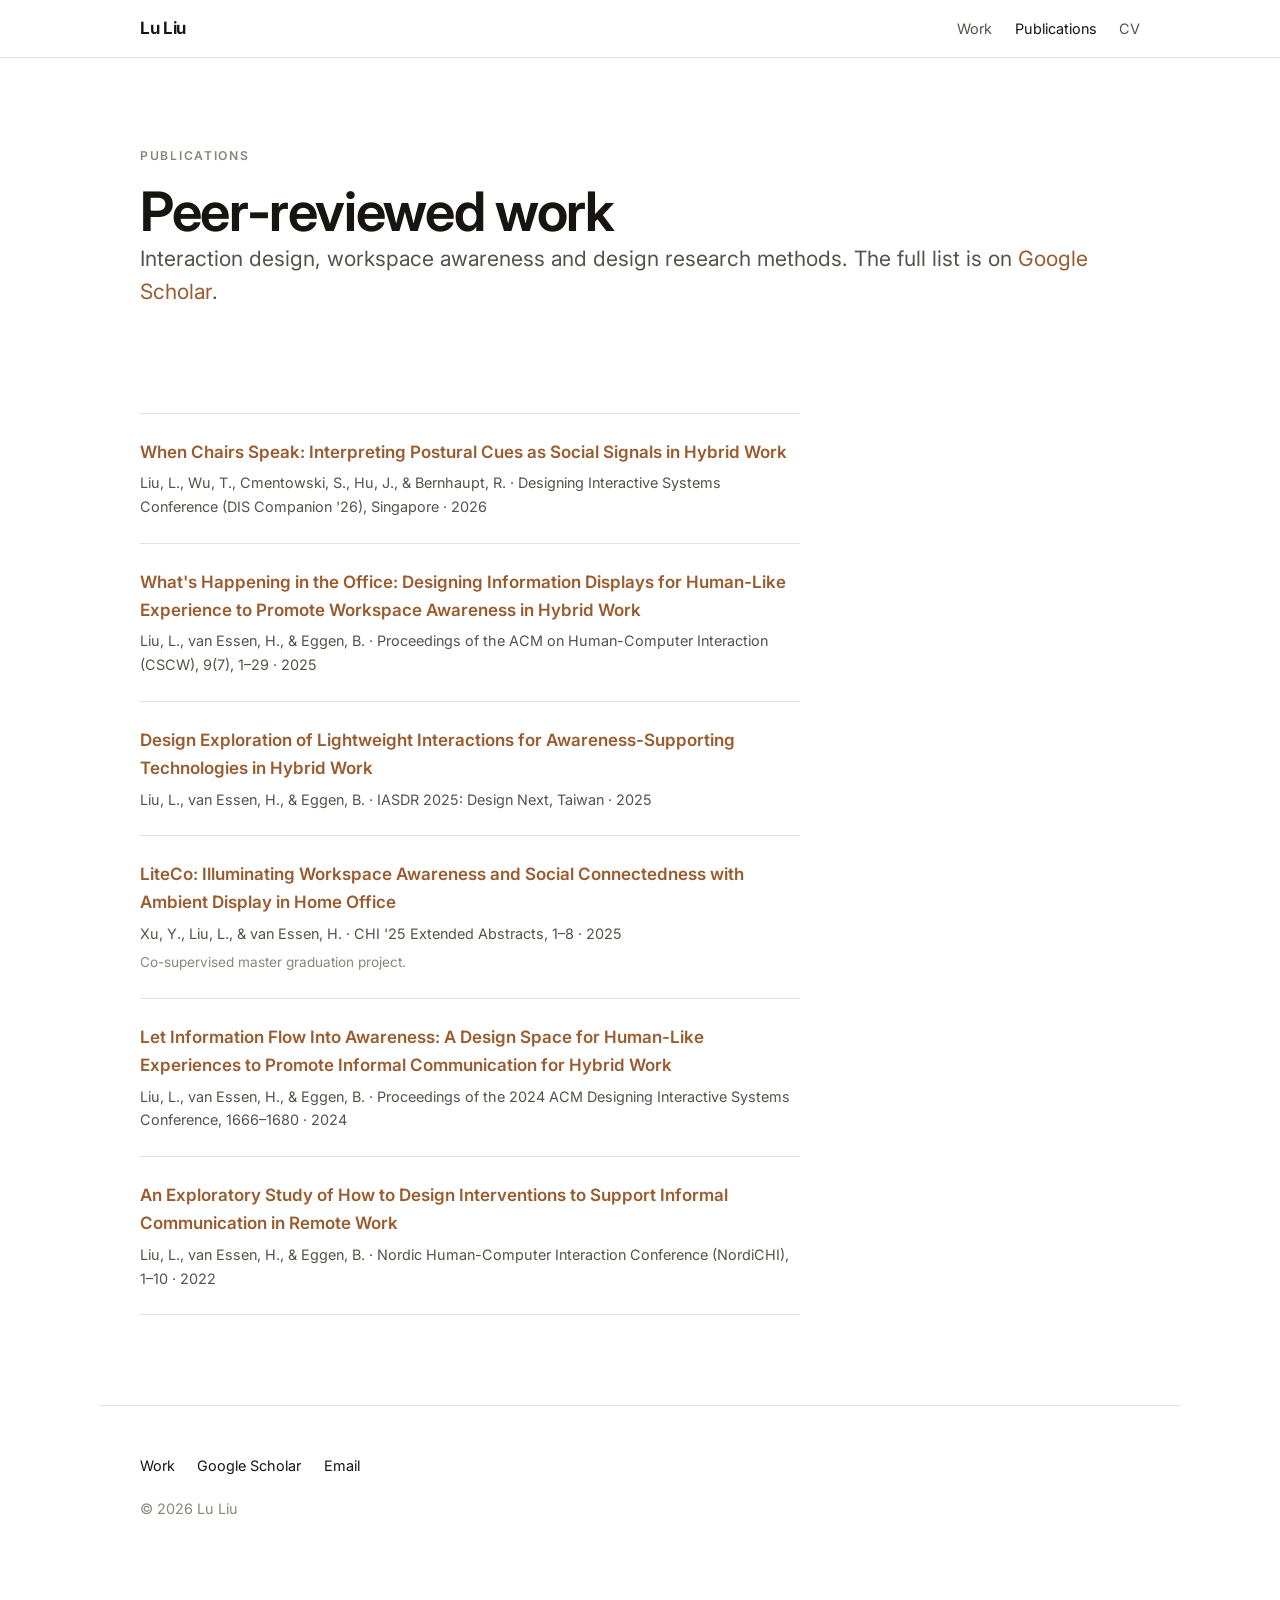
<file: publications.html>
<!doctype html>
<html lang="en">
<head>
<meta charset="utf-8">
<meta name="viewport" content="width=device-width, initial-scale=1">
<title>Publications — Lu Liu</title>
<meta name="description" content="Peer-reviewed publications by Lu Liu on interaction design, workspace awareness and design research, at ACM CSCW, DIS, CHI, NordiCHI and IASDR.">
<link rel="preconnect" href="https://fonts.googleapis.com">
<link rel="preconnect" href="https://fonts.gstatic.com" crossorigin>
<link href="https://fonts.googleapis.com/css2?family=Inter:wght@400;500;600;650&display=swap" rel="stylesheet">
<link rel="icon" href="favicon.svg" type="image/svg+xml">
<link rel="stylesheet" href="style.css">
</head>
<body>

<a class="skip" href="#main">Skip to content</a>

<nav class="nav">
  <div class="nav-in">
    <a class="nav-name" href="index.html">Lu Liu</a>
    <div class="nav-links">
      <a href="index.html#work">Work</a>
      <a href="publications.html" aria-current="page">Publications</a>
      <a href="files/cv.pdf">CV</a>
    </div>
  </div>
</nav>

<main id="main">

<header class="case-head wrap">
  <p class="eyebrow">Publications</p>
  <h1>Peer-reviewed work</h1>
  <p class="lede">
    Interaction design, workspace awareness and design research methods.
    The full list is on <a href="https://scholar.google.com/citations?user=F97cdc4AAAAJ&hl=en">Google Scholar</a>.
  </p>
</header>

<section class="wrap" style="padding-block-start:0">
  <div class="narrow">

    <div class="pubs">

      <div class="pub">
        <span class="pub-title"><a href="https://doi.org/10.1145/3802974.3809422">When Chairs Speak: Interpreting Postural Cues as Social Signals in Hybrid Work</a></span>
        <span class="pub-venue">Liu, L., Wu, T., Cmentowski, S., Hu, J., &amp; Bernhaupt, R. · Designing Interactive Systems Conference (DIS Companion '26), Singapore · 2026</span>
      </div>

      <div class="pub">
        <span class="pub-title"><a href="https://dl.acm.org/doi/abs/10.1145/3757704">What's Happening in the Office: Designing Information Displays for Human-Like Experience to Promote Workspace Awareness in Hybrid Work</a></span>
        <span class="pub-venue">Liu, L., van Essen, H., &amp; Eggen, B. · Proceedings of the ACM on Human-Computer Interaction (CSCW), 9(7), 1–29 · 2025</span>
      </div>

      <div class="pub">
        <span class="pub-title"><a href="https://doi.org/10.21606/iasdr.2025.705">Design Exploration of Lightweight Interactions for Awareness-Supporting Technologies in Hybrid Work</a></span>
        <span class="pub-venue">Liu, L., van Essen, H., &amp; Eggen, B. · IASDR 2025: Design Next, Taiwan · 2025</span>
      </div>

      <div class="pub">
        <span class="pub-title"><a href="https://dl.acm.org/doi/full/10.1145/3706599.3719781">LiteCo: Illuminating Workspace Awareness and Social Connectedness with Ambient Display in Home Office</a></span>
        <span class="pub-venue">Xu, Y., Liu, L., &amp; van Essen, H. · CHI '25 Extended Abstracts, 1–8 · 2025</span>
        <span class="pub-note">Co-supervised master graduation project.</span>
      </div>

      <div class="pub">
        <span class="pub-title"><a href="https://dl.acm.org/doi/abs/10.1145/3643834.3661549">Let Information Flow Into Awareness: A Design Space for Human-Like Experiences to Promote Informal Communication for Hybrid Work</a></span>
        <span class="pub-venue">Liu, L., van Essen, H., &amp; Eggen, B. · Proceedings of the 2024 ACM Designing Interactive Systems Conference, 1666–1680 · 2024</span>
      </div>

      <div class="pub">
        <span class="pub-title"><a href="https://dl.acm.org/doi/10.1145/3546155.3546673">An Exploratory Study of How to Design Interventions to Support Informal Communication in Remote Work</a></span>
        <span class="pub-venue">Liu, L., van Essen, H., &amp; Eggen, B. · Nordic Human-Computer Interaction Conference (NordiCHI), 1–10 · 2022</span>
      </div>

    </div>

  </div>
</section>

</main>

<footer class="wrap">
  <div class="foot-links">
    <a href="index.html#work">Work</a>
    <a href="https://scholar.google.com/citations?user=F97cdc4AAAAJ&hl=en">Google Scholar</a>
    <a href="mailto:luluwhat12@gmail.com">Email</a>
  </div>
  <p>© 2026 Lu Liu</p>
</footer>

</body>
</html>
</file>
<file: style.css>
/* ---------------------------------------------------------
   Lu Liu — portfolio
   Edit the tokens in :root to restyle the whole site.
--------------------------------------------------------- */

:root {
  --bg:        #ffffff;
  --surface:   #ffffff;
  --ink:       #16150f;
  --ink-soft:  #55524a;
  --ink-faint: #8a867c;
  --rule:      #e4e3e0;
  --accent:    #9a5b2e;
  --accent-bg: #f5f5f3;

  --max: 1080px;
  --gap: clamp(3rem, 7vw, 6rem);

  --sans: "Inter", -apple-system, BlinkMacSystemFont, "Segoe UI", Helvetica, Arial, sans-serif;
}

@media (prefers-color-scheme: dark) {
  :root {
    --bg:        #14140f;
    --surface:   #1c1c16;
    --ink:       #f0eee7;
    --ink-soft:  #b3afa4;
    --ink-faint: #7d7a70;
    --rule:      #33322a;
    --accent:    #d99b62;
    --accent-bg: #26231c;
  }
}

* { box-sizing: border-box; }

html { scroll-behavior: smooth; }

/* anchor targets clear the sticky nav */
:target, section[id], main[id] { scroll-margin-top: 4.5rem; }


body {
  margin: 0;
  background: var(--bg);
  color: var(--ink);
  font-family: var(--sans);
  font-size: 17px;
  line-height: 1.65;
  -webkit-font-smoothing: antialiased;
  font-feature-settings: "kern", "liga";
}

img { max-width: 100%; height: auto; display: block; }

a { color: var(--accent); text-decoration: none; }
a:hover { text-decoration: underline; text-underline-offset: 3px; }

.wrap { max-width: var(--max); margin: 0 auto; padding-inline: clamp(1.25rem, 5vw, 2.5rem); }
.narrow { max-width: 660px; }

/* ---------- nav ---------- */
.nav {
  position: sticky; top: 0; z-index: 20;
  background: color-mix(in srgb, var(--bg) 88%, transparent);
  backdrop-filter: saturate(160%) blur(12px);
  border-bottom: 1px solid var(--rule);
}
.nav-in {
  max-width: var(--max); margin: 0 auto;
  padding: 0.9rem clamp(1.25rem, 5vw, 2.5rem);
  display: flex; align-items: baseline; gap: 1.5rem;
}
.nav-name { font-weight: 650; letter-spacing: -0.02em; color: var(--ink); }
.nav-name:hover { text-decoration: none; }
.nav-links { margin-left: auto; display: flex; gap: 1.4rem; font-size: 0.9rem; }
.nav-links a { color: var(--ink-soft); }
.nav-links a:hover, .nav-links a[aria-current="page"] { color: var(--ink); }

/* ---------- type ---------- */
h1, h2, h3 { line-height: 1.15; letter-spacing: -0.025em; font-weight: 640; margin: 0; }
h1 { font-size: clamp(2.2rem, 5.5vw, 3.4rem); }
h2 { font-size: clamp(1.45rem, 3vw, 1.9rem); }
h3 { font-size: 1.12rem; letter-spacing: -0.015em; }

.eyebrow {
  font-size: 0.76rem; letter-spacing: 0.14em; text-transform: uppercase;
  color: var(--ink-faint); font-weight: 600; margin: 0 0 0.9rem;
}

.lede { font-size: clamp(1.1rem, 2.2vw, 1.32rem); line-height: 1.55; color: var(--ink-soft); }

p { margin: 0 0 1.15em; }
.muted { color: var(--ink-soft); }
.small { font-size: 0.9rem; }

section { padding-block: var(--gap); }
section + section { border-top: 1px solid var(--rule); }

/* ---------- hero ---------- */
.hero { padding-block: clamp(4rem, 11vw, 8rem) var(--gap); }
.hero h1 { max-width: 19ch; }
.hero .lede { max-width: 52ch; margin-top: 1.6rem; }

.meta-row {
  display: flex; flex-wrap: wrap; gap: 0.6rem 1.6rem;
  margin-top: 2.2rem; font-size: 0.9rem; color: var(--ink-faint);
}

/* ---------- work cards ---------- */
.work-list { display: grid; gap: 2.5rem; margin-top: 2.5rem; }

.card {
  display: grid; grid-template-columns: 1fr; gap: 1.4rem;
  background: var(--surface); border: 1px solid var(--rule);
  border-radius: 14px; overflow: hidden;
  transition: border-color .18s ease, transform .18s ease;
}
.card:hover { border-color: color-mix(in srgb, var(--accent) 45%, var(--rule)); }
@media (min-width: 760px) {
  .card { grid-template-columns: 1.05fr 1fr; align-items: stretch; gap: 0; }
}
.card-media { background: var(--accent-bg); display: flex; align-items: center; justify-content: center; padding: 1.5rem; }
.card-media.diagram { background: #fff; padding: clamp(1.25rem, 3vw, 2rem); }
.card-media img { border-radius: 6px; }
.card-body { padding: clamp(1.5rem, 3vw, 2.2rem); display: flex; flex-direction: column; }
.card-body h3 { margin-bottom: 0.5rem; }
.card-body .tags { margin-top: auto; padding-top: 1.2rem; }

.card.stub { opacity: 0.72; }
.card.stub .card-media { background: var(--rule); min-height: 140px; }

.tags { display: flex; flex-wrap: wrap; gap: 0.45rem; }
.tag {
  font-size: 0.74rem; letter-spacing: 0.04em; padding: 0.25rem 0.6rem;
  border: 1px solid var(--rule); border-radius: 999px; color: var(--ink-faint);
}

/* ---------- case study ---------- */
.case-head { padding-block: clamp(3rem, 8vw, 5.5rem) 2.5rem; }
.case-head h1 { max-width: 20ch; }
.case-facts {
  display: grid; gap: 1.2rem 2.5rem; margin-top: 2.5rem;
  grid-template-columns: repeat(auto-fit, minmax(150px, 1fr));
  padding-top: 1.8rem; border-top: 1px solid var(--rule);
}
.case-facts dt { font-size: 0.76rem; letter-spacing: 0.12em; text-transform: uppercase; color: var(--ink-faint); font-weight: 600; margin-bottom: 0.3rem; }
.case-facts dd { margin: 0; font-size: 0.95rem; }

.case-body {
  display: grid;
  grid-template-columns: 1fr min(660px, 100%) 1fr;
}
.case-body > * { grid-column: 2; }
.case-body > figure.wide { grid-column: 1 / -1; }
.case-body h2 { margin: 3.2rem 0 1rem; }
.case-body h3 { margin: 2.2rem 0 0.6rem; }
.case-body ul { padding-left: 1.15rem; margin: 0 0 1.15em; }
.case-body li { margin-bottom: 0.5em; }

/* --- case study: the four studies --- */
.study-nav { margin: 2.4rem 0 1rem; border-top: 1px solid var(--rule); }
.study-nav a {
  display: grid; grid-template-columns: 2.6rem 1fr; gap: 0.2rem;
  padding: 0.95rem 0; border-bottom: 1px solid var(--rule); color: var(--ink);
}
.study-nav a:hover { text-decoration: none; color: var(--accent); }
.study-nav .n { font-size: 0.82rem; color: var(--ink-faint); font-variant-numeric: tabular-nums; padding-top: 0.15rem; }
.study-nav a:hover .n { color: var(--accent); }
.study-nav .t { font-weight: 500; }
.study-nav .d { display: block; font-weight: 400; font-size: 0.9rem; color: var(--ink-faint); margin-top: 0.15rem; }

.study-head { margin: 4.2rem 0 1.4rem; padding-top: 2.4rem; border-top: 1px solid var(--rule); }
.study-head h2 { margin: 0 0 0.9rem; }
.study-num {
  font-size: 0.76rem; letter-spacing: 0.14em; text-transform: uppercase;
  color: var(--accent); font-weight: 600; margin: 0 0 0.7rem;
}
.study-meta {
  display: flex; flex-wrap: wrap; gap: 0.3rem 1.3rem;
  font-size: 0.86rem; color: var(--ink-faint); margin: 0;
}
.study-meta span + span::before { content: "· "; margin-right: 0.4rem; }

.answer-head { margin-top: 4.6rem !important; padding-top: 2.6rem; border-top: 2px solid var(--ink); }
.answer-head + .lede { margin-bottom: 1.6rem; }


figure { margin: 2.8rem 0; }

/* no border: on the white page the art should run straight into the page */
figure img { border-radius: 8px; background: var(--surface); }
/* figures exported on a white page: keep the white plate and give the art room to breathe,
   so they read as a plate rather than a glowing slab in dark mode */
figure.diagram img { background: #fff; padding: clamp(1rem, 2.6vw, 2rem); }
figcaption { margin-top: 0.7rem; font-size: 0.85rem; color: var(--ink-faint); line-height: 1.5; }

blockquote {
  margin: 2.2rem 0; padding: 1.3rem 1.5rem;
  background: var(--accent-bg); border-left: 3px solid var(--accent);
  border-radius: 0 8px 8px 0;
}
blockquote p:last-child { margin-bottom: 0; }

/* ---------- publications ---------- */
.pubs { margin-top: 2.5rem; display: grid; gap: 0; }
.pub { padding: 1.5rem 0; border-top: 1px solid var(--rule); display: grid; gap: 0.35rem; }
.pub:last-child { border-bottom: 1px solid var(--rule); }
.pub-title { font-weight: 600; color: var(--ink); }
.pub-venue { font-size: 0.9rem; color: var(--ink-soft); }
.pub-note { font-size: 0.85rem; color: var(--ink-faint); }

/* ---------- footer ---------- */
footer { border-top: 1px solid var(--rule); padding-block: 3rem 4rem; font-size: 0.9rem; color: var(--ink-faint); }
.foot-links { display: flex; flex-wrap: wrap; gap: 1.4rem; margin-bottom: 1.2rem; }
.foot-links a { color: var(--ink); }

/* ---------- utility ---------- */
.btn {
  display: inline-block; padding: 0.6rem 1.15rem; border: 1px solid var(--ink);
  border-radius: 999px; color: var(--ink); font-size: 0.92rem; font-weight: 500;
}
.btn:hover { background: var(--ink); color: var(--bg); text-decoration: none; }
.btn-row { display: flex; flex-wrap: wrap; gap: 0.8rem; margin-top: 2rem; }

.skip { position: absolute; left: -9999px; }
.skip:focus { left: 1rem; top: 1rem; background: var(--surface); padding: 0.6rem 1rem; z-index: 50; border-radius: 6px; }

/* ---------- image grids ---------- */
.grid2, .grid3, .grid4 { display: grid; gap: 1rem; margin: 2.8rem 0; align-items: start; }
.grid2 { grid-template-columns: 1fr; }
.grid3, .grid4 { grid-template-columns: 1fr 1fr; }
@media (min-width: 620px) { .grid2 { grid-template-columns: 1fr 1fr; } }
@media (min-width: 720px) {
  .grid3 { grid-template-columns: repeat(3, 1fr); }
  .grid4 { grid-template-columns: repeat(4, 1fr); }
}
.grid2 > figure, .grid3 > figure, .grid4 > figure { margin: 0; }
.grid2 img, .grid3 img, .grid4 img { width: 100%; }

/* uniform-height row: letterbox mixed aspect ratios so captions line up */
.grid-even .shot > a, .grid-even > figure > img { height: clamp(220px, 26vw, 360px); }
.grid-even .shot > a { display: flex; align-items: center; justify-content: center; }
.grid-even img { width: auto; max-width: 100%; max-height: 100%; object-fit: contain; }
.case-body .grid2, .case-body .grid3, .case-body .grid4 { grid-column: 1 / -1; }

img.round { border-radius: 999px; aspect-ratio: 1; object-fit: cover; }

/* ---------- video ---------- */
video { width: 100%; height: auto; display: block; border-radius: 8px; background: #000; }

.next-case {
  margin-top: 3.5rem; padding-top: 1.6rem; border-top: 1px solid var(--rule);
  font-weight: 500;
}

/* ---------- screenshot plates (design work) ---------- */
.shot { margin: 0; }
.shot > a, .shot > .plate {
  display: block; position: relative; overflow: hidden;
  border: 1px solid var(--rule); border-radius: 10px; background: #fff;
}
.shot > a:hover { border-color: color-mix(in srgb, var(--accent) 50%, var(--rule)); text-decoration: none; }
.shot.tall > a { height: 480px; }   /* fixed, not max — keeps captions aligned across a row */
.shot.tall > a::after {
  content: ""; position: absolute; inset: auto 0 0 0; height: 88px;
  background: linear-gradient(to bottom, rgba(255,255,255,0), #fff);
  pointer-events: none;
}
.shot img { border-radius: 0; }
.shot figcaption { margin-top: 0.55rem; }
.shot-note { font-size: 0.8rem; color: var(--ink-faint); margin-top: 0.35rem; }

/* ---------- design-work page ---------- */
.proj { padding-block: var(--gap); }
.proj + .proj { border-top: 1px solid var(--rule); }
.proj-head { max-width: 660px; margin-bottom: 2.2rem; }
.proj-head h2 { margin-bottom: 0.8rem; }
.proj-head .tags { margin-top: 1.2rem; }
.proj-kind {
  font-size: 0.76rem; letter-spacing: 0.14em; text-transform: uppercase;
  color: var(--accent); font-weight: 600; margin: 0 0 0.7rem;
}
.marks { display: grid; gap: 1.4rem; grid-template-columns: repeat(auto-fit, minmax(190px, 1fr)); margin: 2.4rem 0 0; }
.marks figure { margin: 0; }
.marks img { background: #fff; border: 1px solid var(--rule); border-radius: 10px; padding: 1.4rem;
  height: clamp(150px, 18vw, 210px); width: 100%; object-fit: contain; }

.proj-sub {
  margin: 3rem 0 0.9rem; font-size: 1rem; font-weight: 650;
  color: var(--ink); letter-spacing: -0.01em;
}
.proj-sub + * { margin-top: 0.9rem; }
.proj .narrow { max-width: 660px; }
.proj .narrow + .grid2, .proj .narrow + .grid3, .proj .narrow + .grid4,
.proj .narrow + .shot { margin-top: 2rem; }

/* ---------- lightbox ---------- */
.lightbox {
  position: fixed; inset: 0; z-index: 100;
  background: rgba(14, 13, 10, 0.92);
  /* flex-start + auto margins on the stage, NOT align-items:center: a centred flex item
     taller than its container overflows in both directions and its top can never be
     scrolled to. Full-length page shots are several thousand pixels tall. */
  display: none; align-items: flex-start; justify-content: center;
  padding: clamp(1rem, 4vw, 3rem);
  overflow: auto;
  overscroll-behavior: contain;
}
/* the [hidden] attribute is what toggles it; never let display win over it */
.lightbox:not([hidden]) { display: flex; }
/* auto margins centre the stage when it fits and resolve to zero when it overflows */
.lb-stage { margin: auto; max-width: 100%; }
.lb-img {
  max-width: min(1400px, 100%);
  margin: 0 auto;
  border-radius: 6px;
  background: #fff;
}
.lb-cap {
  margin-top: 0.9rem; text-align: center;
  color: rgba(255, 255, 255, 0.72); font-size: 0.88rem; line-height: 1.5;
}
.lb-close, .lb-nav {
  position: fixed; z-index: 2;
  background: rgba(255, 255, 255, 0.1); color: #fff;
  border: 1px solid rgba(255, 255, 255, 0.22); border-radius: 999px;
  cursor: pointer; font-family: inherit; line-height: 1;
  display: flex; align-items: center; justify-content: center;
  transition: background .15s ease;
}
.lb-close:hover, .lb-nav:hover { background: rgba(255, 255, 255, 0.24); }
.lb-close:focus-visible, .lb-nav:focus-visible { outline: 2px solid #fff; outline-offset: 2px; }
.lb-close { top: 1rem; right: 1rem; width: 2.6rem; height: 2.6rem; font-size: 1.6rem; padding-bottom: 0.15em; }
.lb-nav { top: 50%; transform: translateY(-50%); width: 2.8rem; height: 2.8rem; font-size: 1.7rem; padding-bottom: 0.12em; }
.lb-prev { left: 1rem; }
.lb-next { right: 1rem; }
@media (max-width: 640px) {
  .lb-nav { top: auto; bottom: 1rem; transform: none; }
}

/* cursor hint on the plates that open it */
.shot > a { cursor: zoom-in; }
</file>
